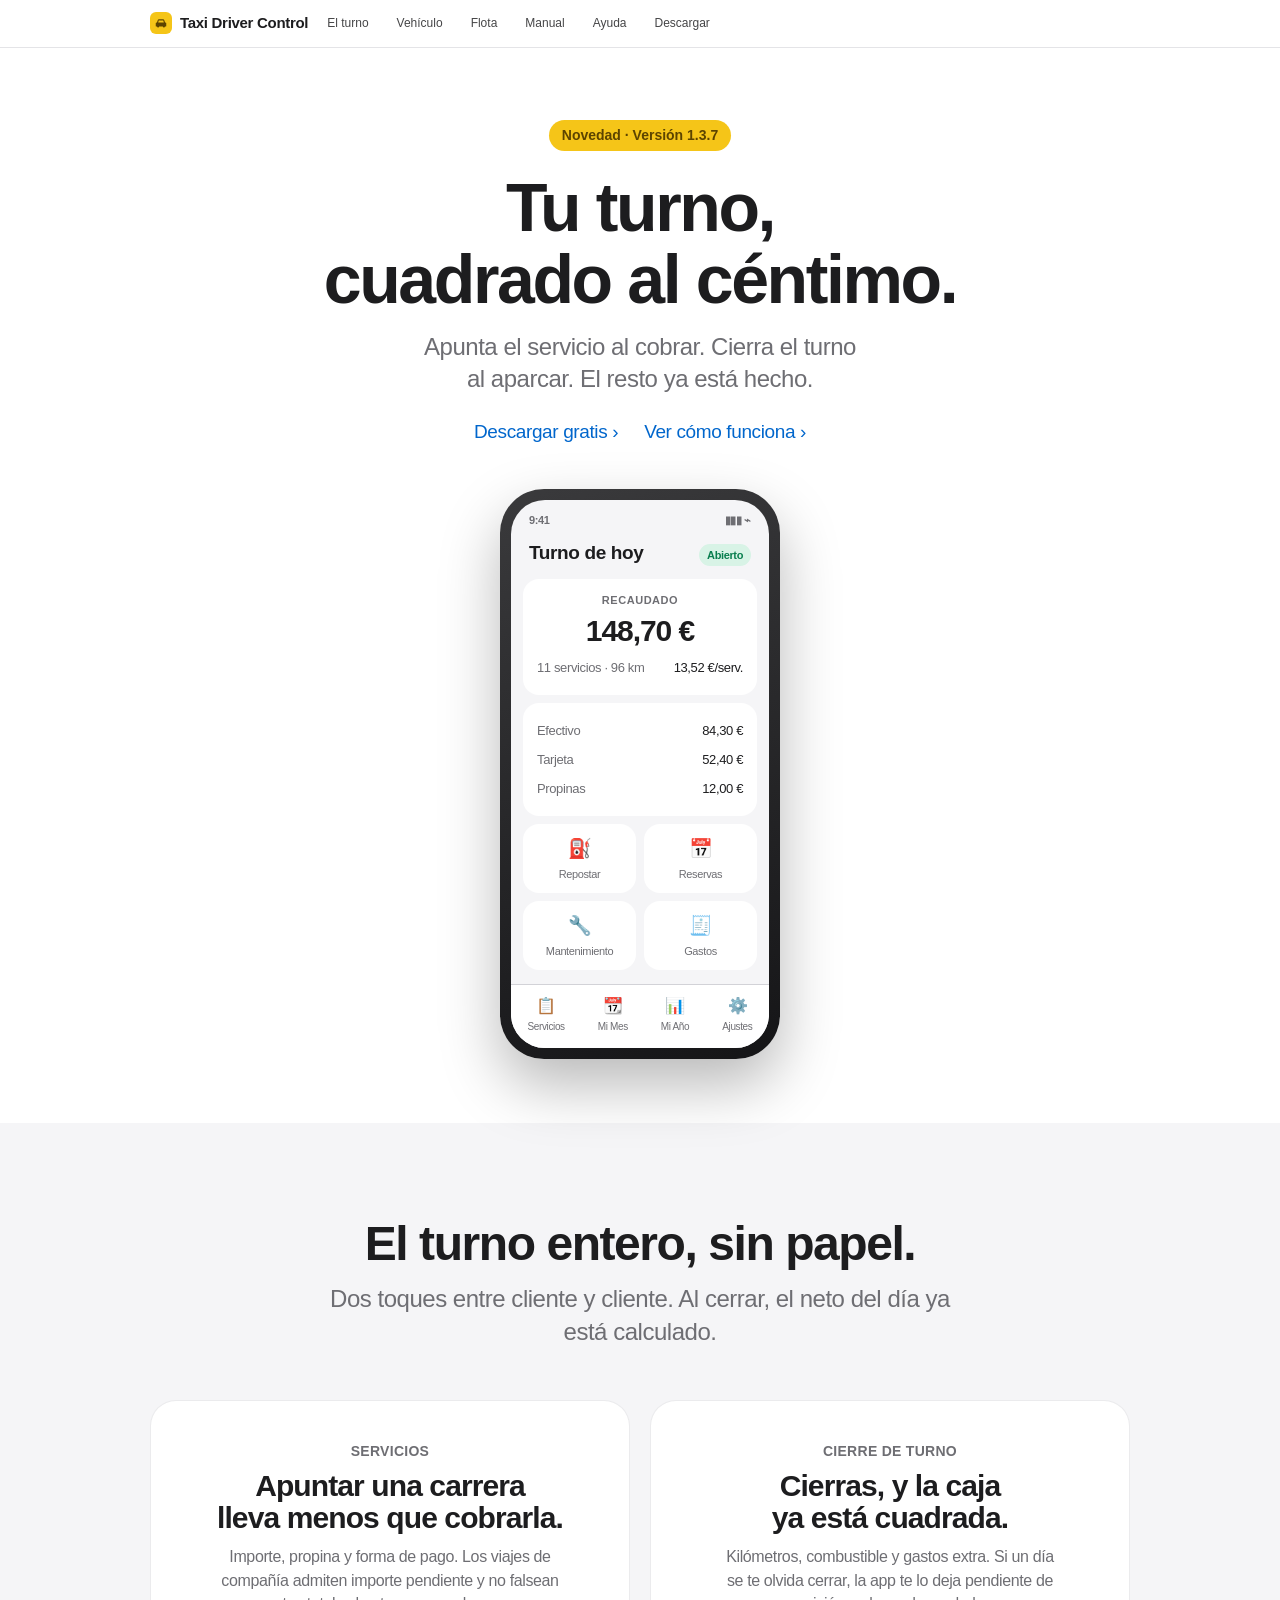
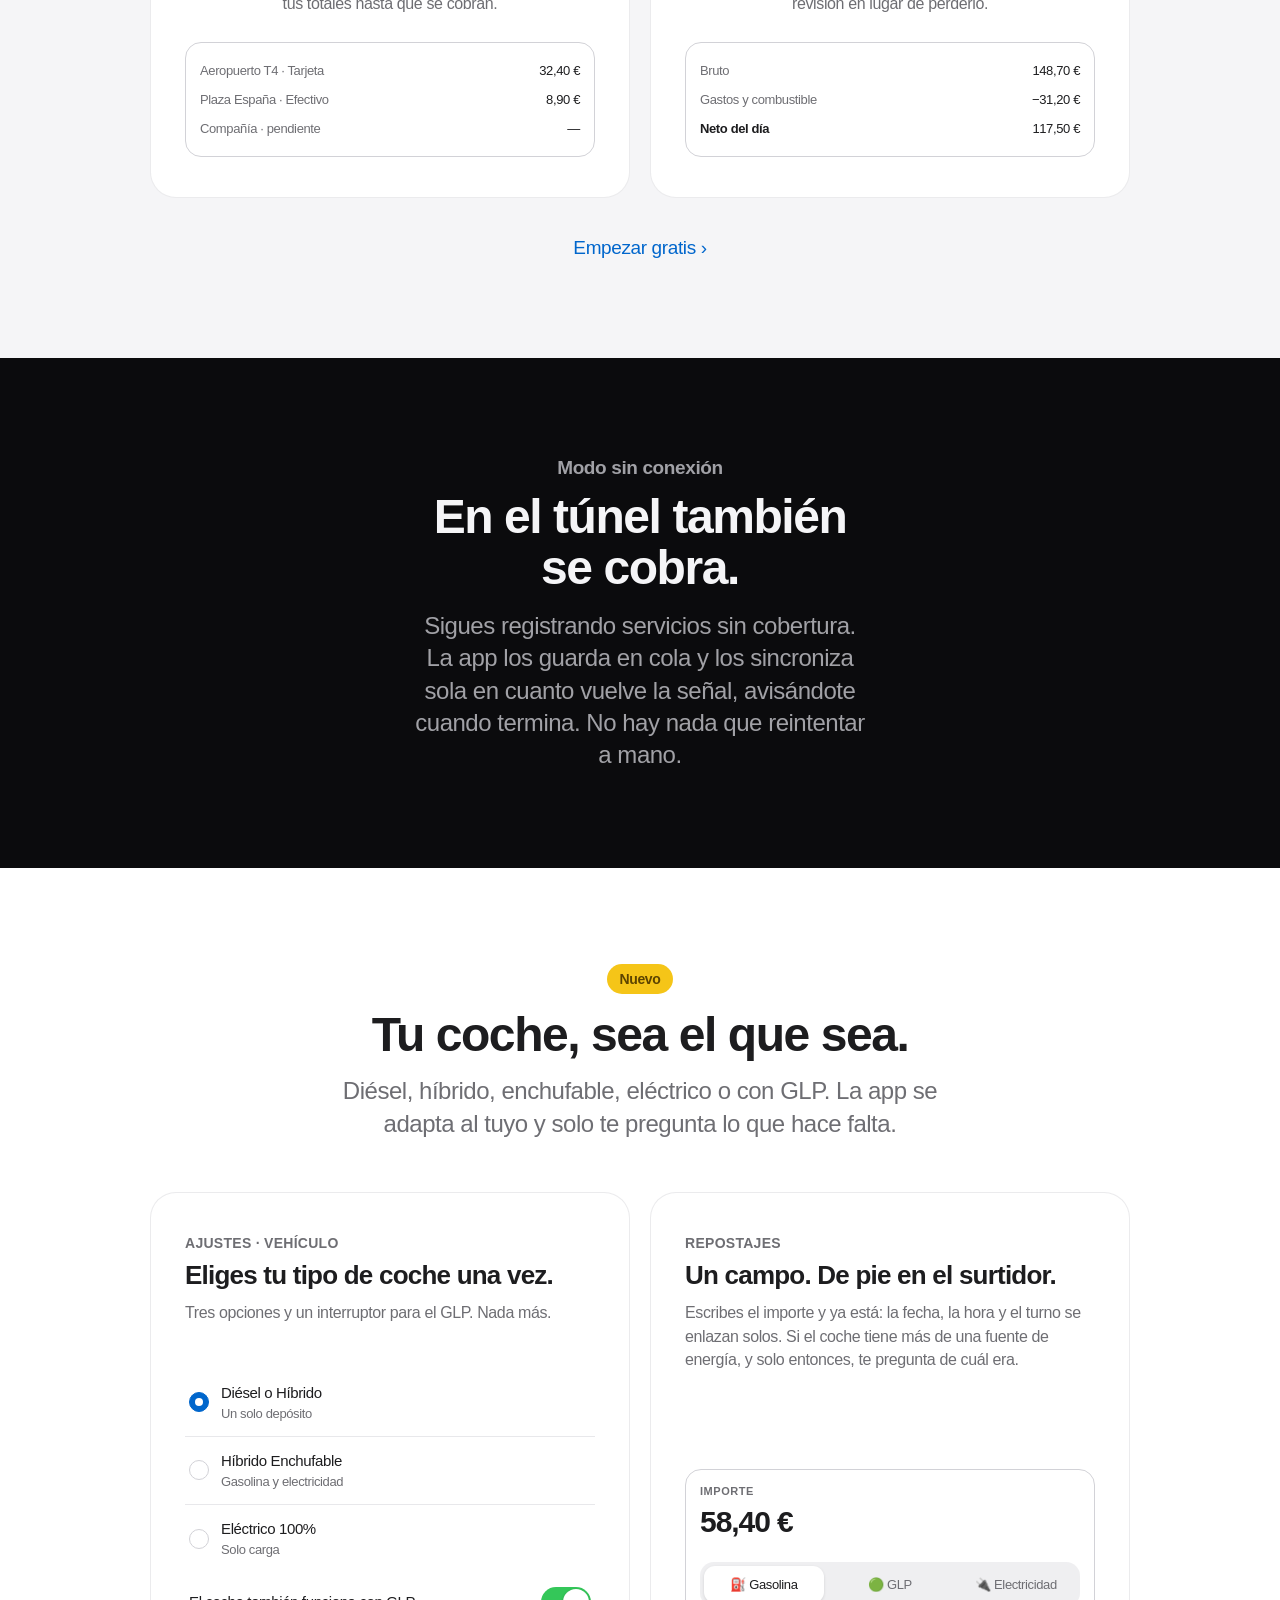
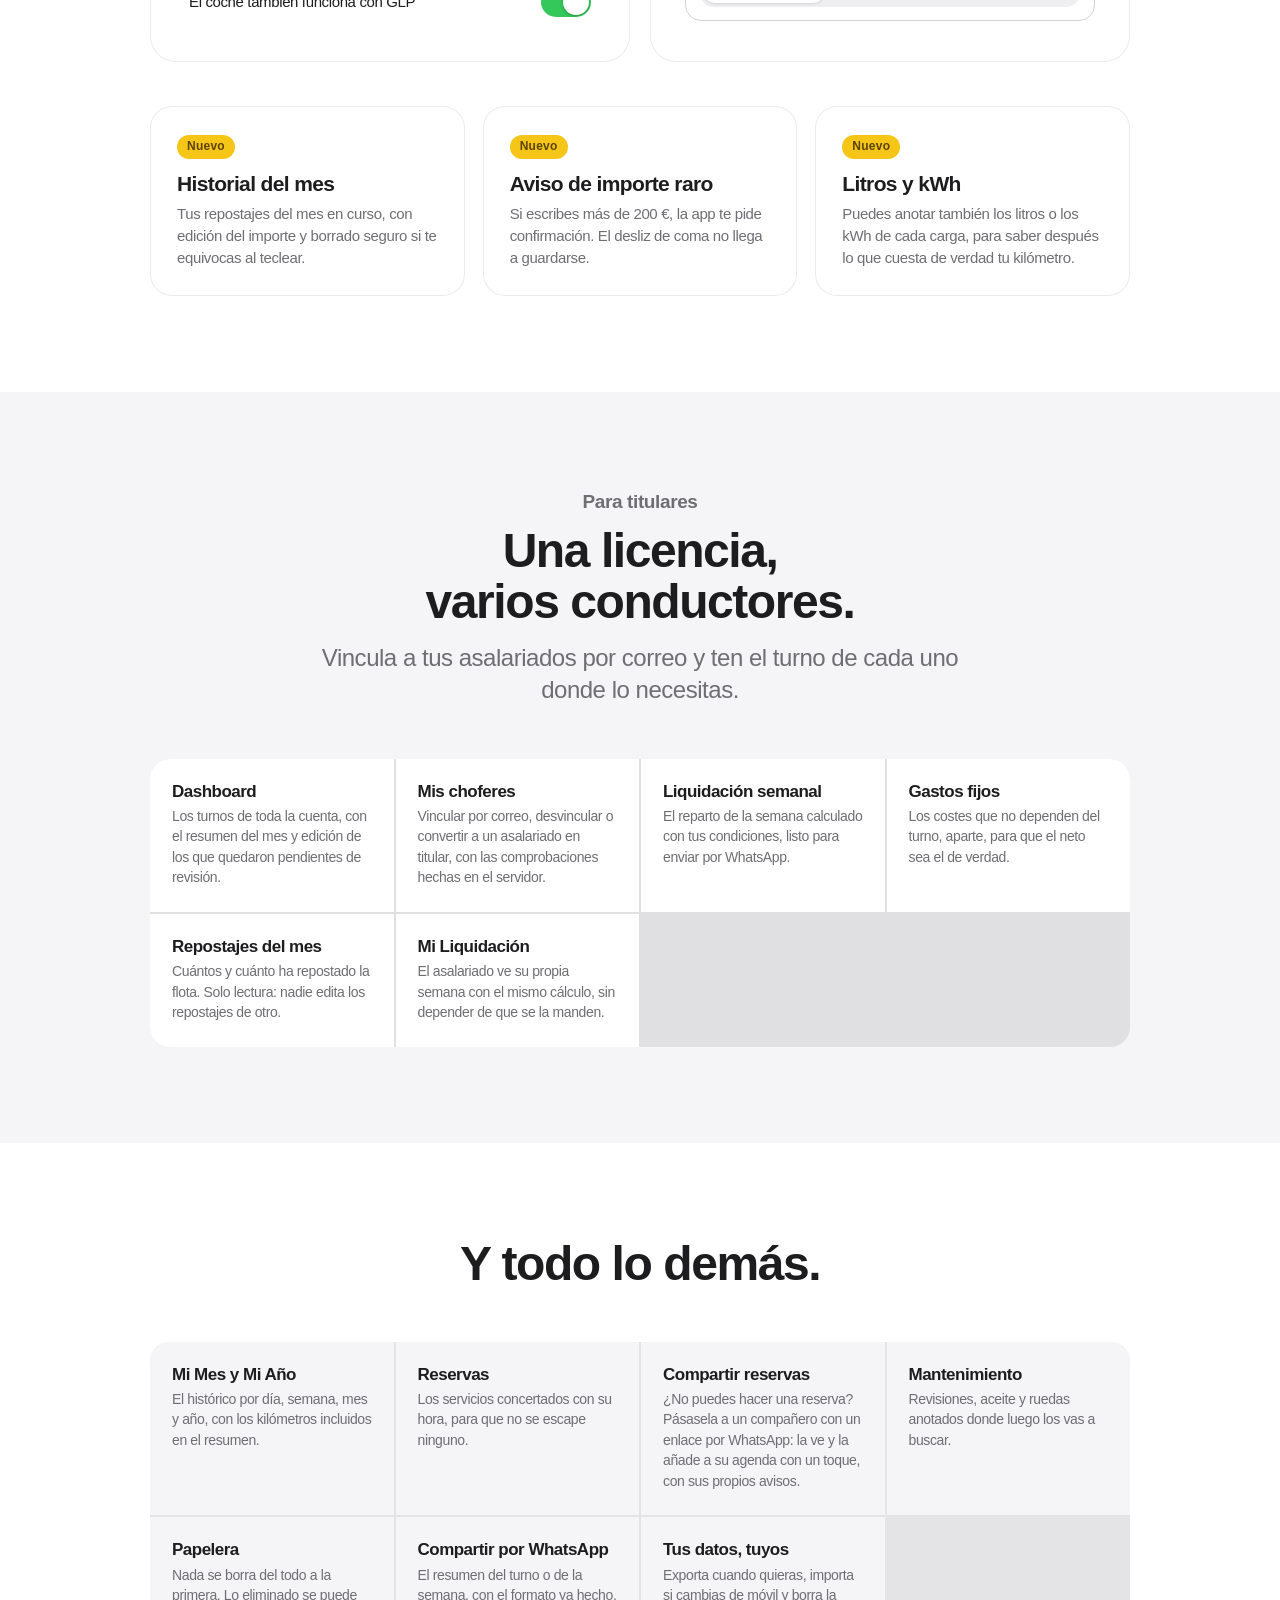
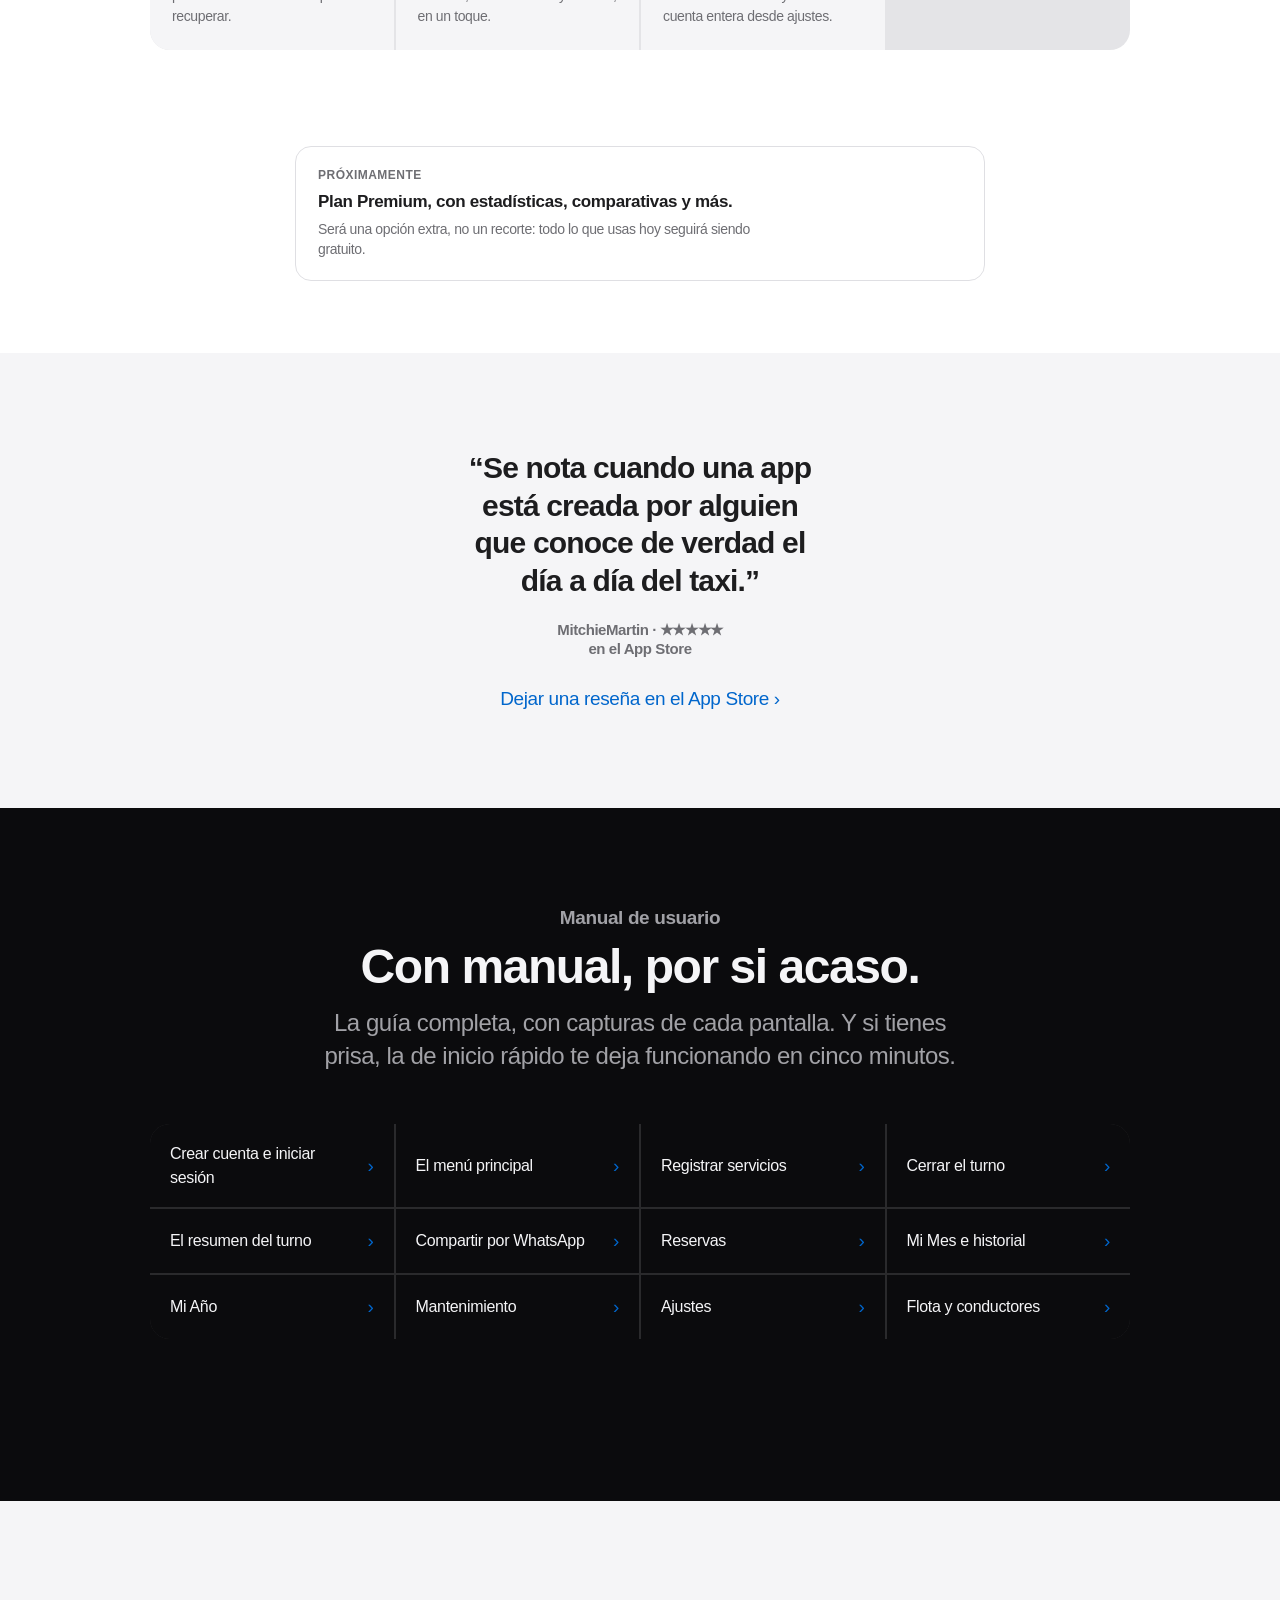
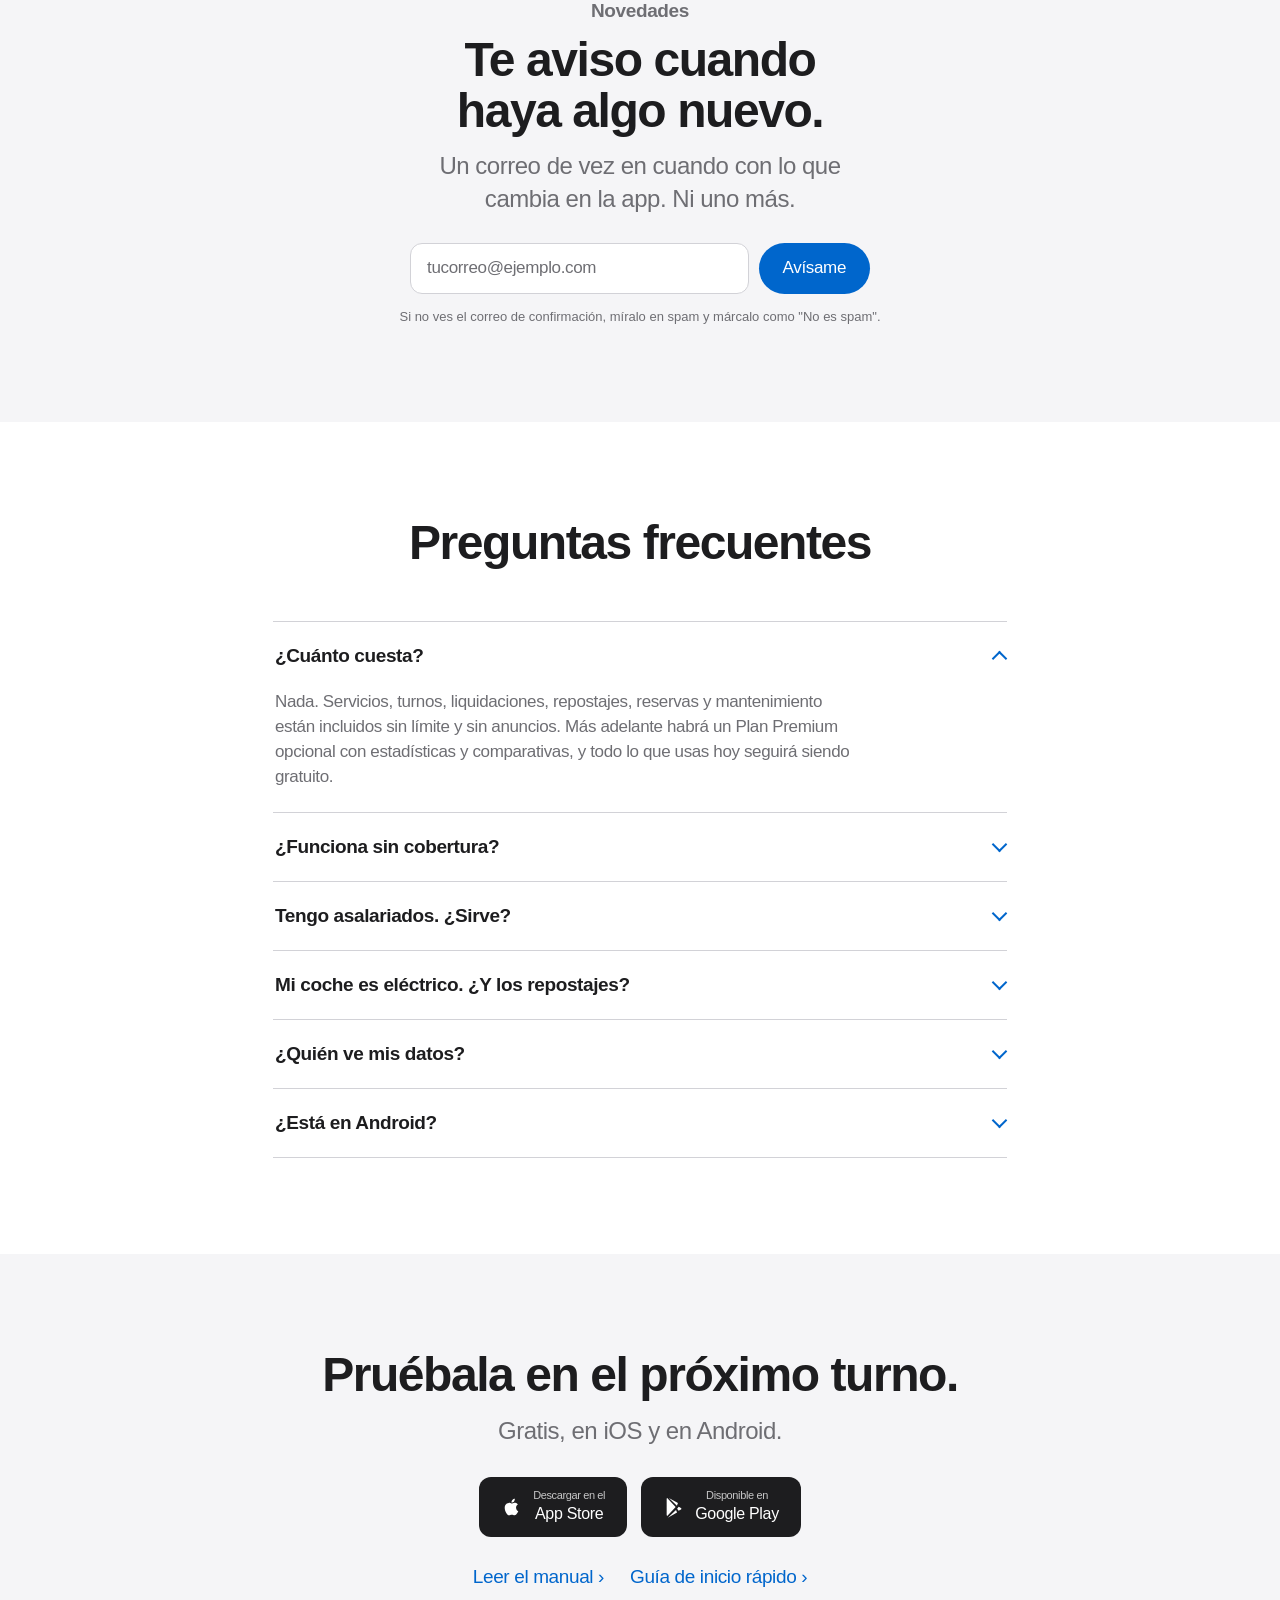
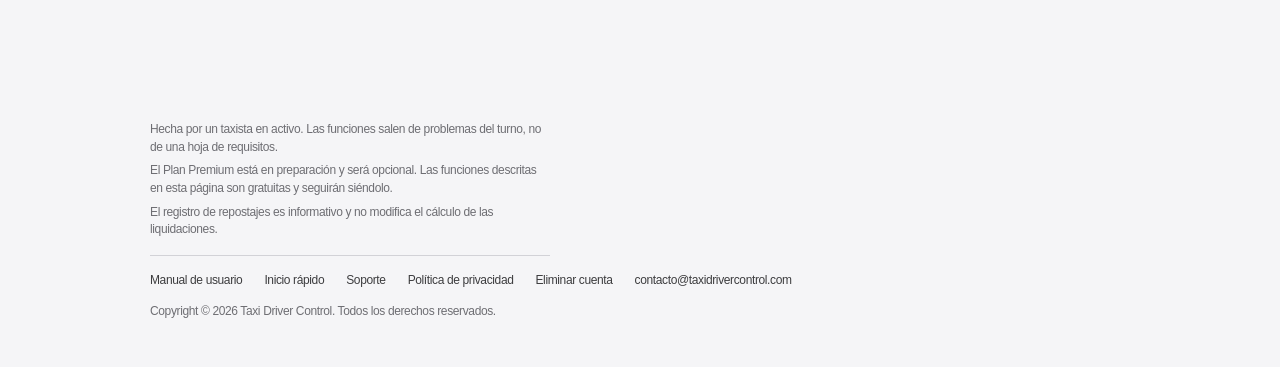
<file: index.html>
<!DOCTYPE html>
<html lang="es">
<head>
<meta charset="UTF-8">
<meta name="viewport" content="width=device-width, initial-scale=1, viewport-fit=cover">
<title>Taxi Driver Control — Gestiona tu taxi como un profesional</title>
<meta name="description" content="App gratuita para taxistas: registro de servicios, cierre de turno, repostajes, reservas, mantenimiento y liquidación semanal. iOS y Android.">
<link rel="canonical" href="https://taxidrivercontrol.com/">
<meta name="theme-color" content="#ffffff" media="(prefers-color-scheme: light)">
<meta name="theme-color" content="#000000" media="(prefers-color-scheme: dark)">
<link rel="icon" type="image/png" href="/favicon.png">
<link rel="apple-touch-icon" href="/apple-touch-icon.png">
<meta property="og:title" content="Taxi Driver Control — Gestiona tu taxi como un profesional">
<meta property="og:description" content="App gratuita para taxistas: registro de servicios, cierre de turno, repostajes, reservas, mantenimiento y liquidación semanal. iOS y Android.">
<meta property="og:url" content="https://taxidrivercontrol.com/">
<meta property="og:type" content="website">
<meta property="og:image" content="https://taxidrivercontrol.com/og-image.jpg">
<meta property="og:image:width" content="1200">
<meta property="og:image:height" content="630">
<meta property="og:site_name" content="Taxi Driver Control">
<meta name="twitter:card" content="summary_large_image">
<link rel="stylesheet" href="/estilo.css">
<script async src="https://www.googletagmanager.com/gtag/js?id=G-44CJNMQ6ED"></script>
<script>window.dataLayer=window.dataLayer||[];function gtag(){dataLayer.push(arguments);}gtag('js',new Date());gtag('config','G-44CJNMQ6ED');</script>
</head>
<body>
<a class="skip" href="#main">Saltar al contenido</a>

<div class="nav">
  <div class="nav-in">
    <a class="apple-brand" href="#main">
      <span class="glyph" aria-hidden="true"><svg viewBox="0 0 24 24" fill="#5c4400"><path d="M5 11l1.5-4A2 2 0 0 1 8.4 5.7h7.2A2 2 0 0 1 17.5 7L19 11h.5a1.5 1.5 0 0 1 1.5 1.5V17a1 1 0 0 1-1 1h-1.2a1.8 1.8 0 0 1-3.6 0H8.8a1.8 1.8 0 0 1-3.6 0H4a1 1 0 0 1-1-1v-4.5A1.5 1.5 0 0 1 4.5 11H5zm2.1 0h9.8l-1.1-3.1a.6.6 0 0 0-.6-.4H8.8a.6.6 0 0 0-.6.4L7.1 11z"/></svg></span>
      Taxi Driver Control
    </a>
    <nav aria-label="Principal">
      <ul>
        <li><a href="#turno">El turno</a></li>
        <li><a href="#vehiculo">Vehículo</a></li>
        <li><a href="#flota">Flota</a></li>
        <li><a href="#manual">Manual</a></li>
        <li><a href="#preguntas">Ayuda</a></li>
        <li><a href="#descargar">Descargar</a></li>
      </ul>
    </nav>
    <button class="navbtn" id="navbtn" aria-label="Abrir menú" aria-expanded="false" aria-controls="drawer">
      <span></span><span></span><span></span>
    </button>
  </div>
</div>
<div class="drawer" id="drawer">
  <a href="#turno">El turno</a>
  <a href="#vehiculo">Vehículo</a>
  <a href="#flota">Flota</a>
  <a href="#manual">Manual</a>
  <a href="#preguntas">Ayuda</a>
  <a href="#descargar">Descargar</a>
</div>

<main id="main">

  <!-- HERO -->
  <div class="hero">
    <div class="narrow">
      <span class="badgeline">Novedad · Versión 1.3.7</span>
      <h1 class="display">Tu turno,<br>cuadrado al céntimo.</h1>
      <p class="intro">Apunta el servicio al cobrar. Cierra el turno al aparcar. El resto ya está hecho.</p>
      <p class="links">
        <a href="#descargar">Descargar gratis</a>
        <a href="#turno">Ver cómo funciona</a>
      </p>
    </div>
    <div class="stage rv">
      <div class="phone" role="img" aria-label="Pantalla de la app con el turno abierto: 148,70 euros recaudados en 11 servicios, y accesos a Repostar, Reservas, Mantenimiento y Gastos.">
        <div class="screen">
          <div class="st"><span>9:41</span><span>▮▮▮ ⌁</span></div>
          <div class="sh"><b>Turno de hoy</b><span class="live">Abierto</span></div>
          <div class="sbody">
            <div class="tile">
              <div class="lbl">Recaudado</div>
              <div class="big">148,70 €</div>
              <div class="line"><span>11 servicios · 96 km</span><b>13,52 €/serv.</b></div>
            </div>
            <div class="tile">
              <div class="line"><span>Efectivo</span><b>84,30 €</b></div>
              <div class="line"><span>Tarjeta</span><b>52,40 €</b></div>
              <div class="line"><span>Propinas</span><b>12,00 €</b></div>
            </div>
            <div class="grid2">
              <div class="mini"><div class="ic">⛽</div><div class="tx">Repostar</div></div>
              <div class="mini"><div class="ic">📅</div><div class="tx">Reservas</div></div>
              <div class="mini"><div class="ic">🔧</div><div class="tx">Mantenimiento</div></div>
              <div class="mini"><div class="ic">🧾</div><div class="tx">Gastos</div></div>
            </div>
          </div>
          <div class="dockbar">
            <span><em>📋</em>Servicios</span>
            <span><em>📆</em>Mi Mes</span>
            <span><em>📊</em>Mi Año</span>
            <span><em>⚙️</em>Ajustes</span>
          </div>
        </div>
      </div>
    </div>
  </div>

  <!-- EL TURNO -->
  <section id="turno" class="alt">
    <div class="w">
      <div class="shead rv">
        <h2 class="headline">El turno entero, sin papel.</h2>
        <p class="intro">Dos toques entre cliente y cliente. Al cerrar, el neto del día ya está calculado.</p>
      </div>
      <div class="duo">
        <div class="cardbig rv">
          <span class="kick">Servicios</span>
          <h3>Apuntar una carrera<br>lleva menos que cobrarla.</h3>
          <p>Importe, propina y forma de pago. Los viajes de compañía admiten importe pendiente y no falsean tus totales hasta que se cobran.</p>
          <div class="visual">
            <div class="tile" style="text-align:left;border:1px solid var(--line)">
              <div class="line"><span>Aeropuerto T4 · Tarjeta</span><b>32,40 €</b></div>
              <div class="line"><span>Plaza España · Efectivo</span><b>8,90 €</b></div>
              <div class="line"><span>Compañía · pendiente</span><b>—</b></div>
            </div>
          </div>
        </div>
        <div class="cardbig rv">
          <span class="kick">Cierre de turno</span>
          <h3>Cierras, y la caja<br>ya está cuadrada.</h3>
          <p>Kilómetros, combustible y gastos extra. Si un día se te olvida cerrar, la app te lo deja pendiente de revisión en lugar de perderlo.</p>
          <div class="visual">
            <div class="tile" style="text-align:left;border:1px solid var(--line)">
              <div class="line"><span>Bruto</span><b>148,70 €</b></div>
              <div class="line"><span>Gastos y combustible</span><b>−31,20 €</b></div>
              <div class="line"><span style="color:var(--ink);font-weight:600">Neto del día</span><b>117,50 €</b></div>
            </div>
          </div>
        </div>
      </div>
      <p class="links left rv" style="justify-content:center;margin-top:36px">
        <a href="#descargar">Empezar gratis</a>
      </p>
    </div>
  </section>

  <!-- SIN CONEXIÓN -->
  <section class="dark center">
    <div class="narrow rv">
      <p class="eyebrow" style="color:var(--dark-muted)">Modo sin conexión</p>
      <h2 class="headline" style="margin-top:10px">En el túnel también<br>se cobra.</h2>
      <p class="intro" style="margin-top:16px">Sigues registrando servicios sin cobertura. La app los guarda en cola y los sincroniza sola en cuanto vuelve la señal, avisándote cuando termina. No hay nada que reintentar a mano.</p>
    </div>
  </section>

  <!-- VEHÍCULO -->
  <section id="vehiculo">
    <div class="w">
      <div class="shead rv">
        <span class="badgeline" style="background:var(--brand);color:var(--brand-ink);font-size:14px;font-weight:600;padding:5px 13px;border-radius:980px;display:inline-block;margin-bottom:16px">Nuevo</span>
        <h2 class="headline">Tu coche, sea el que sea.</h2>
        <p class="intro">Diésel, híbrido, enchufable, eléctrico o con GLP. La app se adapta al tuyo y solo te pregunta lo que hace falta.</p>
      </div>
      <div class="duo">
        <div class="cardbig rv" style="text-align:left;align-items:stretch">
          <span class="kick">Ajustes · Vehículo</span>
          <h3 style="font-size:26px">Eliges tu tipo de coche una vez.</h3>
          <p style="max-width:none">Tres opciones y un interruptor para el GLP. Nada más.</p>
          <div class="visual">
            <div class="radios">
              <div class="radio"><span class="dot on" aria-hidden="true"></span><span>Diésel o Híbrido<small>Un solo depósito</small></span></div>
              <div class="radio"><span class="dot" aria-hidden="true"></span><span>Híbrido Enchufable<small>Gasolina y electricidad</small></span></div>
              <div class="radio"><span class="dot" aria-hidden="true"></span><span>Eléctrico 100%<small>Solo carga</small></span></div>
            </div>
            <div class="switchrow"><span>El coche también funciona con GLP</span><span class="sw" aria-hidden="true"></span></div>
          </div>
        </div>
        <div class="cardbig rv" style="text-align:left;align-items:stretch">
          <span class="kick">Repostajes</span>
          <h3 style="font-size:26px">Un campo. De pie en el surtidor.</h3>
          <p style="max-width:none">Escribes el importe y ya está: la fecha, la hora y el turno se enlazan solos. Si el coche tiene más de una fuente de energía, y solo entonces, te pregunta de cuál era.</p>
          <div class="visual">
            <div class="tile" style="border:1px solid var(--line)">
              <div class="lbl">Importe</div>
              <div class="big">58,40 €</div>
              <div class="segment"><span class="sel">⛽ Gasolina</span><span>🟢 GLP</span><span>🔌 Electricidad</span></div>
            </div>
          </div>
        </div>
      </div>
      <div class="newrow">
        <div class="newcard rv">
          <span class="tag">Nuevo</span>
          <h3>Historial del mes</h3>
          <p>Tus repostajes del mes en curso, con edición del importe y borrado seguro si te equivocas al teclear.</p>
        </div>
        <div class="newcard rv">
          <span class="tag">Nuevo</span>
          <h3>Aviso de importe raro</h3>
          <p>Si escribes más de 200 €, la app te pide confirmación. El desliz de coma no llega a guardarse.</p>
        </div>
        <div class="newcard rv">
          <span class="tag">Nuevo</span>
          <h3>Litros y kWh</h3>
          <p>Puedes anotar también los litros o los kWh de cada carga, para saber después lo que cuesta de verdad tu kilómetro.</p>
        </div>
      </div>
    </div>
  </section>

  <!-- FLOTA -->
  <section id="flota" class="alt">
    <div class="w">
      <div class="shead rv">
        <p class="eyebrow">Para titulares</p>
        <h2 class="headline" style="margin-top:10px">Una licencia, varios conductores.</h2>
        <p class="intro">Vincula a tus asalariados por correo y ten el turno de cada uno donde lo necesitas.</p>
      </div>
      <div class="more">
        <div class="rv"><h3>Dashboard</h3><p>Los turnos de toda la cuenta, con el resumen del mes y edición de los que quedaron pendientes de revisión.</p></div>
        <div class="rv"><h3>Mis choferes</h3><p>Vincular por correo, desvincular o convertir a un asalariado en titular, con las comprobaciones hechas en el servidor.</p></div>
        <div class="rv"><h3>Liquidación semanal</h3><p>El reparto de la semana calculado con tus condiciones, listo para enviar por WhatsApp.</p></div>
        <div class="rv"><h3>Gastos fijos</h3><p>Los costes que no dependen del turno, aparte, para que el neto sea el de verdad.</p></div>
        <div class="rv"><h3>Repostajes del mes</h3><p>Cuántos y cuánto ha repostado la flota. Solo lectura: nadie edita los repostajes de otro.</p></div>
        <div class="rv"><h3>Mi Liquidación</h3><p>El asalariado ve su propia semana con el mismo cálculo, sin depender de que se la manden.</p></div>
      </div>
    </div>
  </section>

  <!-- MÁS -->
  <section>
    <div class="w">
      <div class="shead rv">
        <h2 class="headline">Y todo lo demás.</h2>
      </div>
      <div class="more">
        <div class="rv"><h3>Mi Mes y Mi Año</h3><p>El histórico por día, semana, mes y año, con los kilómetros incluidos en el resumen.</p></div>
        <div class="rv"><h3>Reservas</h3><p>Los servicios concertados con su hora, para que no se escape ninguno.</p></div>
        <div class="rv"><h3>Compartir reservas</h3><p>¿No puedes hacer una reserva? Pásasela a un compañero con un enlace por WhatsApp: la ve y la añade a su agenda con un toque, con sus propios avisos.</p></div>
        <div class="rv"><h3>Mantenimiento</h3><p>Revisiones, aceite y ruedas anotados donde luego los vas a buscar.</p></div>
        <div class="rv"><h3>Papelera</h3><p>Nada se borra del todo a la primera. Lo eliminado se puede recuperar.</p></div>
        <div class="rv"><h3>Compartir por WhatsApp</h3><p>El resumen del turno o de la semana, con el formato ya hecho, en un toque.</p></div>
        <div class="rv"><h3>Tus datos, tuyos</h3><p>Exporta cuando quieras, importa si cambias de móvil y borra la cuenta entera desde ajustes.</p></div>
      </div>
    </div>
  </section>

  <!-- PREMIUM (discreto) -->
  <div class="soonwrap">
    <div class="narrow">
      <div class="soon rv">
        <p class="soon-k">Próximamente</p>
        <p class="soon-t">Plan Premium, con estadísticas, comparativas y más.</p>
        <p class="soon-b">Será una opción extra, no un recorte: todo lo que usas hoy seguirá siendo gratuito.</p>
      </div>
    </div>
  </div>

  <!-- RESEÑA -->
  <section class="alt">
    <div class="narrow rv">
      <blockquote>
        <p>“Se nota cuando una app está creada por alguien que conoce de verdad el día a día del taxi.”</p>
        <p class="qmeta">MitchieMartin · ★★★★★ en el App Store</p>
      </blockquote>
      <p class="links" style="margin-top:26px"><a href="https://apps.apple.com/es/app/taxi-driver-control/id6779477395?action=write-review" target="_blank" rel="noopener noreferrer">Dejar una reseña en el App Store</a></p>
    </div>
  </section>

  <!-- MANUAL -->
  <section id="manual" class="dark">
    <div class="w">
      <div class="shead rv">
        <p class="eyebrow" style="color:var(--dark-muted)">Manual de usuario</p>
        <h2 class="headline" style="margin-top:10px">Con manual, por si acaso.</h2>
        <p class="intro">La guía completa, con capturas de cada pantalla. Y si tienes prisa, la de inicio rápido te deja funcionando en cinco minutos.</p>
      </div>
      <div class="chapters rv">
        <a href="/manual.html#acceso">Crear cuenta e iniciar sesión</a>
        <a href="/manual.html#menu">El menú principal</a>
        <a href="/manual.html#servicios">Registrar servicios</a>
        <a href="/manual.html#cerrar">Cerrar el turno</a>
        <a href="/manual.html#totales">El resumen del turno</a>
        <a href="/manual.html#compartir">Compartir por WhatsApp</a>
        <a href="/manual.html#reservas">Reservas</a>
        <a href="/manual.html#historial">Mi Mes e historial</a>
        <a href="/manual.html#anual">Mi Año</a>
        <a href="/manual.html#mantenimiento">Mantenimiento</a>
        <a href="/manual.html#ajustes">Ajustes</a>
        <a href="/manual.html#titular">Flota y conductores</a>
      </div>
      <p class="links rv" style="margin-top:38px">
        <a href="/manual.html">Ver el manual completo</a>
        <a href="/inicio-rapido.html">Guía de inicio rápido</a>
      </p>
    </div>
  </section>

  <!-- NOVEDADES -->
  <section id="novedades" class="alt center">
    <div class="narrow rv">
      <p class="eyebrow">Novedades</p>
      <h2 class="headline" style="margin-top:10px">Te aviso cuando haya algo nuevo.</h2>
      <p class="intro" style="margin-top:14px">Un correo de vez en cuando con lo que cambia en la app. Ni uno más.</p>
      <form class="suscribir" method="POST" action="https://4d8252d6.sibforms.com/serve/[base64]">
        <label class="sr-only" for="EMAIL">Tu correo electrónico</label>
        <input class="campo-email" type="email" id="EMAIL" name="EMAIL" placeholder="tucorreo@ejemplo.com" required autocomplete="email">
        <button class="pillbtn" type="submit">Avísame</button>
        <input class="hp" type="text" name="email_address_check" value="" tabindex="-1" aria-hidden="true" autocomplete="off">
        <input type="hidden" name="locale" value="es">
        <input type="hidden" name="html_type" value="simple">
      </form>
      <p class="caption">Si no ves el correo de confirmación, míralo en spam y márcalo como "No es spam".</p>
    </div>
  </section>

  <!-- FAQ -->
  <section id="preguntas">
    <div class="w">
      <div class="shead rv"><h2 class="headline">Preguntas frecuentes</h2></div>
      <div class="faq">
        <details open><summary>¿Cuánto cuesta?<span></span></summary><div class="ans">Nada. Servicios, turnos, liquidaciones, repostajes, reservas y mantenimiento están incluidos sin límite y sin anuncios. Más adelante habrá un Plan Premium opcional con estadísticas y comparativas, y todo lo que usas hoy seguirá siendo gratuito.</div></details>
        <details><summary>¿Funciona sin cobertura?</summary><div class="ans">Sí. Los servicios se guardan en el móvil y se sincronizan solos al recuperar señal, con un aviso cuando termina.</div></details>
        <details><summary>Tengo asalariados. ¿Sirve?</summary><div class="ans">Sí. Los vinculas por correo desde tu cuenta de titular y cada uno lleva su turno. Tú ves el conjunto en el Dashboard y la liquidación semanal sale calculada.</div></details>
        <details><summary>Mi coche es eléctrico. ¿Y los repostajes?</summary><div class="ans">Eliges el tipo de coche en Ajustes y la app se adapta: si solo hay una fuente de energía no te pregunta nada, y si tienes GLP o enchufe puedes decir de qué era cada carga y anotar litros o kWh.</div></details>
        <details><summary>¿Quién ve mis datos?</summary><div class="ans">Nadie más que tú. No se venden ni se comparten. Un titular puede ver los turnos de sus asalariados, pero no editar sus repostajes ni sus servicios.</div></details>
        <details><summary>¿Está en Android?</summary><div class="ans">Sí, en App Store y en Google Play.</div></details>
      </div>
    </div>
  </section>

  <!-- DESCARGA -->
  <section id="descargar" class="alt center">
    <div class="narrow rv">
      <h2 class="headline">Pruébala en el próximo turno.</h2>
      <p class="intro" style="margin-top:14px">Gratis, en iOS y en Android.</p>
      <div class="stores">
        <a class="store" href="https://apps.apple.com/es/app/taxi-driver-control/id6779477395" target="_blank" rel="noopener noreferrer">
          <svg viewBox="0 0 24 24" aria-hidden="true"><path d="M16.4 12.7c0-2.3 1.9-3.4 2-3.5-1.1-1.6-2.8-1.8-3.4-1.8-1.4-.1-2.8.9-3.5.9s-1.8-.9-3-.8c-1.5 0-2.9.9-3.7 2.3-1.6 2.7-.4 6.8 1.1 9 .8 1.1 1.7 2.3 2.9 2.3 1.2 0 1.6-.7 3-.7s1.8.7 3 .7 2-1.1 2.8-2.2c.9-1.2 1.2-2.4 1.2-2.5 0 0-2.4-.9-2.4-3.7zM14.2 5.9c.6-.8 1-1.9.9-3-.9 0-2.1.6-2.7 1.4-.6.7-1.1 1.8-1 2.8 1 .1 2.1-.5 2.8-1.2z"/></svg>
          <span><small>Descargar en el</small><b>App Store</b></span>
        </a>
        <a class="store" href="https://play.google.com/store/apps/details?id=com.anonymous.taxi129pedro" target="_blank" rel="noopener noreferrer">
          <svg viewBox="0 0 24 24" aria-hidden="true"><path d="M4 3.2v17.6c0 .5.3.8.6.9l9.2-9.7L4.6 2.3c-.3.1-.6.4-.6.9zm11.2 7.3L6.4 2.1l9.9 5.6-1.1 2.8zm1.9 1.1l2.5 1.4c.6.4.6 1.2 0 1.6l-2.6 1.5-1.6-2.3 1.7-2.2zm-2.9 3.8l1.1 2.6-10 5.6 8.9-8.2z"/></svg>
          <span><small>Disponible en</small><b>Google Play</b></span>
        </a>
      </div>
      <p class="links" style="margin-top:26px"><a href="/manual.html">Leer el manual</a><a href="/inicio-rapido.html">Guía de inicio rápido</a></p>
    </div>
  </section>
</main>

<footer>
  <div class="w">
    <div class="notes">
      <p>Hecha por un taxista en activo. Las funciones salen de problemas del turno, no de una hoja de requisitos.</p>
      <p>El Plan Premium está en preparación y será opcional. Las funciones descritas en esta página son gratuitas y seguirán siéndolo.</p>
      <p>El registro de repostajes es informativo y no modifica el cálculo de las liquidaciones.</p>
    </div>
    <div class="fnav">
      <a href="/manual.html">Manual de usuario</a>
      <a href="/inicio-rapido.html">Inicio rápido</a>
      <a href="/soporte.html">Soporte</a>
      <a href="/privacidad.html">Política de privacidad</a>
      <a href="/eliminar-cuenta.html">Eliminar cuenta</a>
      <a href="mailto:contacto@taxidrivercontrol.com">contacto@taxidrivercontrol.com</a>
    </div>
    <p>Copyright © 2026 Taxi Driver Control. Todos los derechos reservados.</p>
  </div>
</footer>

<script>
  (function(){
    var b=document.getElementById('navbtn'), d=document.getElementById('drawer');
    function close(){d.classList.remove('open');b.setAttribute('aria-expanded','false');b.setAttribute('aria-label','Abrir menú');}
    b.addEventListener('click',function(){
      var open=d.classList.toggle('open');
      b.setAttribute('aria-expanded',String(open));
      b.setAttribute('aria-label',open?'Cerrar menú':'Abrir menú');
    });
    d.addEventListener('click',function(e){if(e.target.closest('a'))close();});
    document.addEventListener('keydown',function(e){if(e.key==='Escape'&&d.classList.contains('open')){close();b.focus();}});

    var reduce=window.matchMedia('(prefers-reduced-motion: reduce)').matches;
    var items=[].slice.call(document.querySelectorAll('.rv'));
    if(reduce||!('IntersectionObserver' in window)){
      items.forEach(function(el){el.classList.add('in');});
      return;
    }
    var io=new IntersectionObserver(function(entries){
      entries.forEach(function(en){
        if(en.isIntersecting){en.target.classList.add('in');io.unobserve(en.target);}
      });
    },{rootMargin:'0px 0px -12% 0px',threshold:.08});
    items.forEach(function(el,i){el.style.transitionDelay=(Math.min(i%3,2)*70)+'ms';io.observe(el);});
  })();
</script>
</body>
</html>
</file>
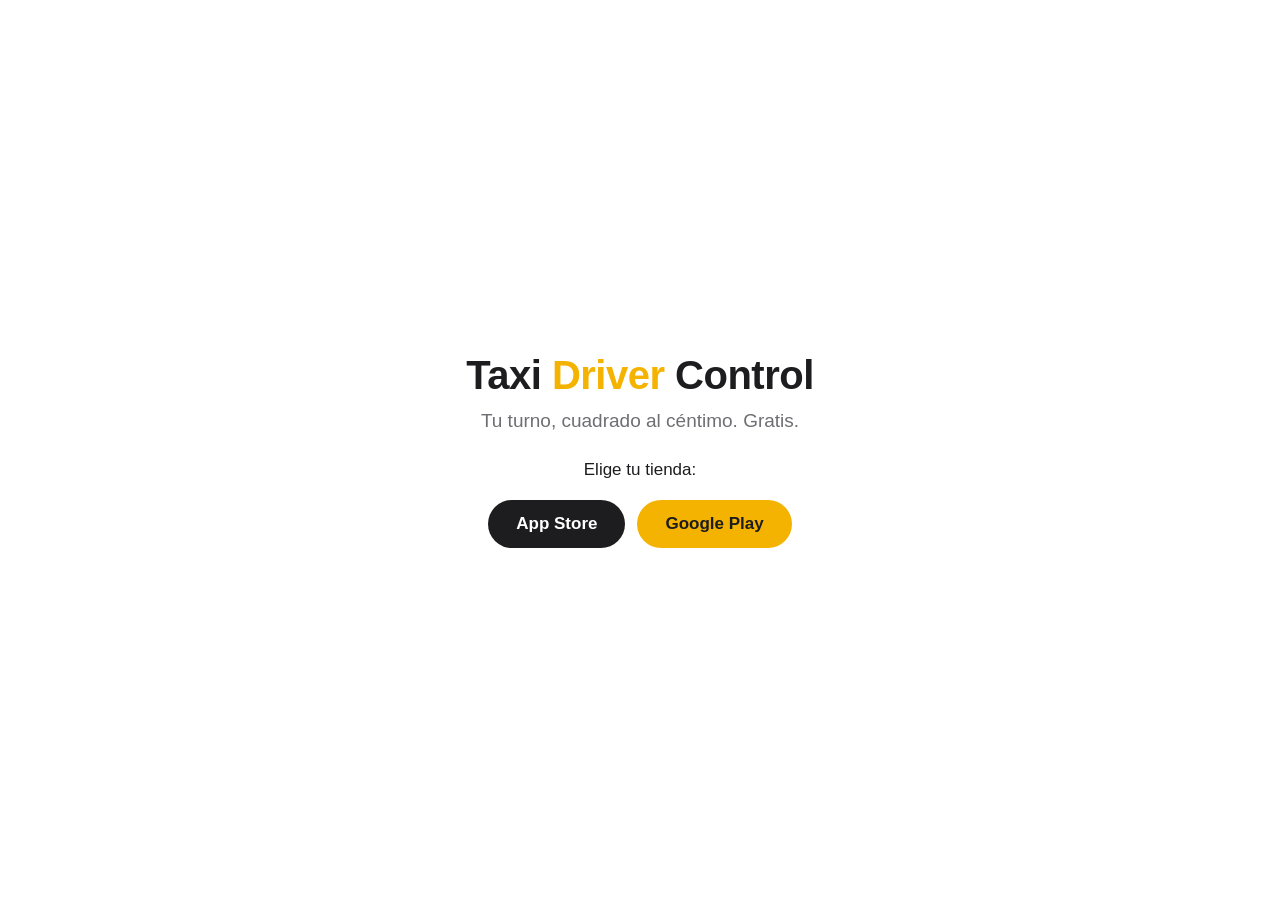
<file: descargar/index.html>
<!DOCTYPE html>
<html lang="es">
<head>
<meta charset="utf-8">
<meta name="viewport" content="width=device-width, initial-scale=1">
<meta name="referrer" content="no-referrer">
<title>Descargar Taxi Driver Control</title>
<meta name="description" content="Descarga gratis Taxi Driver Control para iPhone o Android.">
<style>
  * { box-sizing: border-box; margin: 0; padding: 0; }
  body {
    font-family: -apple-system, BlinkMacSystemFont, "SF Pro Text", "Segoe UI", sans-serif;
    background: #fff; color: #1d1d1f;
    min-height: 100vh; display: flex; align-items: center; justify-content: center;
    text-align: center; padding: 24px;
  }
  main { max-width: 520px; }
  h1 { font-size: 40px; font-weight: 700; letter-spacing: -0.5px; margin-bottom: 12px; }
  h1 .taxi { color: #f5b301; }
  p.lema { font-size: 19px; color: #6e6e73; margin-bottom: 28px; }
  p#msg { font-size: 17px; margin-bottom: 20px; }
  .btns { display: flex; gap: 12px; justify-content: center; flex-wrap: wrap; }
  .btns a {
    display: inline-block; padding: 14px 28px; border-radius: 999px;
    background: #1d1d1f; color: #fff; text-decoration: none;
    font-size: 17px; font-weight: 600;
  }
  .btns a.alt { background: #f5b301; color: #1d1d1f; }
  .spinner {
    width: 28px; height: 28px; margin: 0 auto 16px;
    border: 3px solid #e8e8ed; border-top-color: #f5b301; border-radius: 50%;
    animation: spin 0.8s linear infinite;
  }
  @keyframes spin { to { transform: rotate(360deg); } }
</style>
</head>
<body>
<main>
  <h1>Taxi <span class="taxi">Driver</span> Control</h1>
  <p class="lema">Tu turno, cuadrado al céntimo. Gratis.</p>
  <div class="spinner" id="spin"></div>
  <p id="msg">Abriendo tu tienda…</p>
  <div class="btns">
    <a id="btn-ios" rel="noreferrer" href="https://apps.apple.com/es/app/taxi-driver-control/id6779477395">App Store</a>
    <a id="btn-android" class="alt" rel="noreferrer" href="https://play.google.com/store/apps/details?id=com.anonymous.taxi129pedro">Google Play</a>
  </div>
</main>
<script>
(function () {
  var ua = navigator.userAgent || "";
  var isAndroid = /Android/i.test(ua);
  var isIOS = /iPhone|iPad|iPod/i.test(ua) ||
              (/Macintosh/i.test(ua) && navigator.maxTouchPoints > 1);
  var url = isAndroid ? "https://play.google.com/store/apps/details?id=com.anonymous.taxi129pedro"
          : isIOS     ? "https://apps.apple.com/es/app/taxi-driver-control/id6779477395"
          : null;
  if (url) {
    setTimeout(function () { location.replace(url); }, 900);
  } else {
    document.getElementById("spin").style.display = "none";
    document.getElementById("msg").textContent = "Elige tu tienda:";
  }
})();
</script>
</body>
</html>
</file>
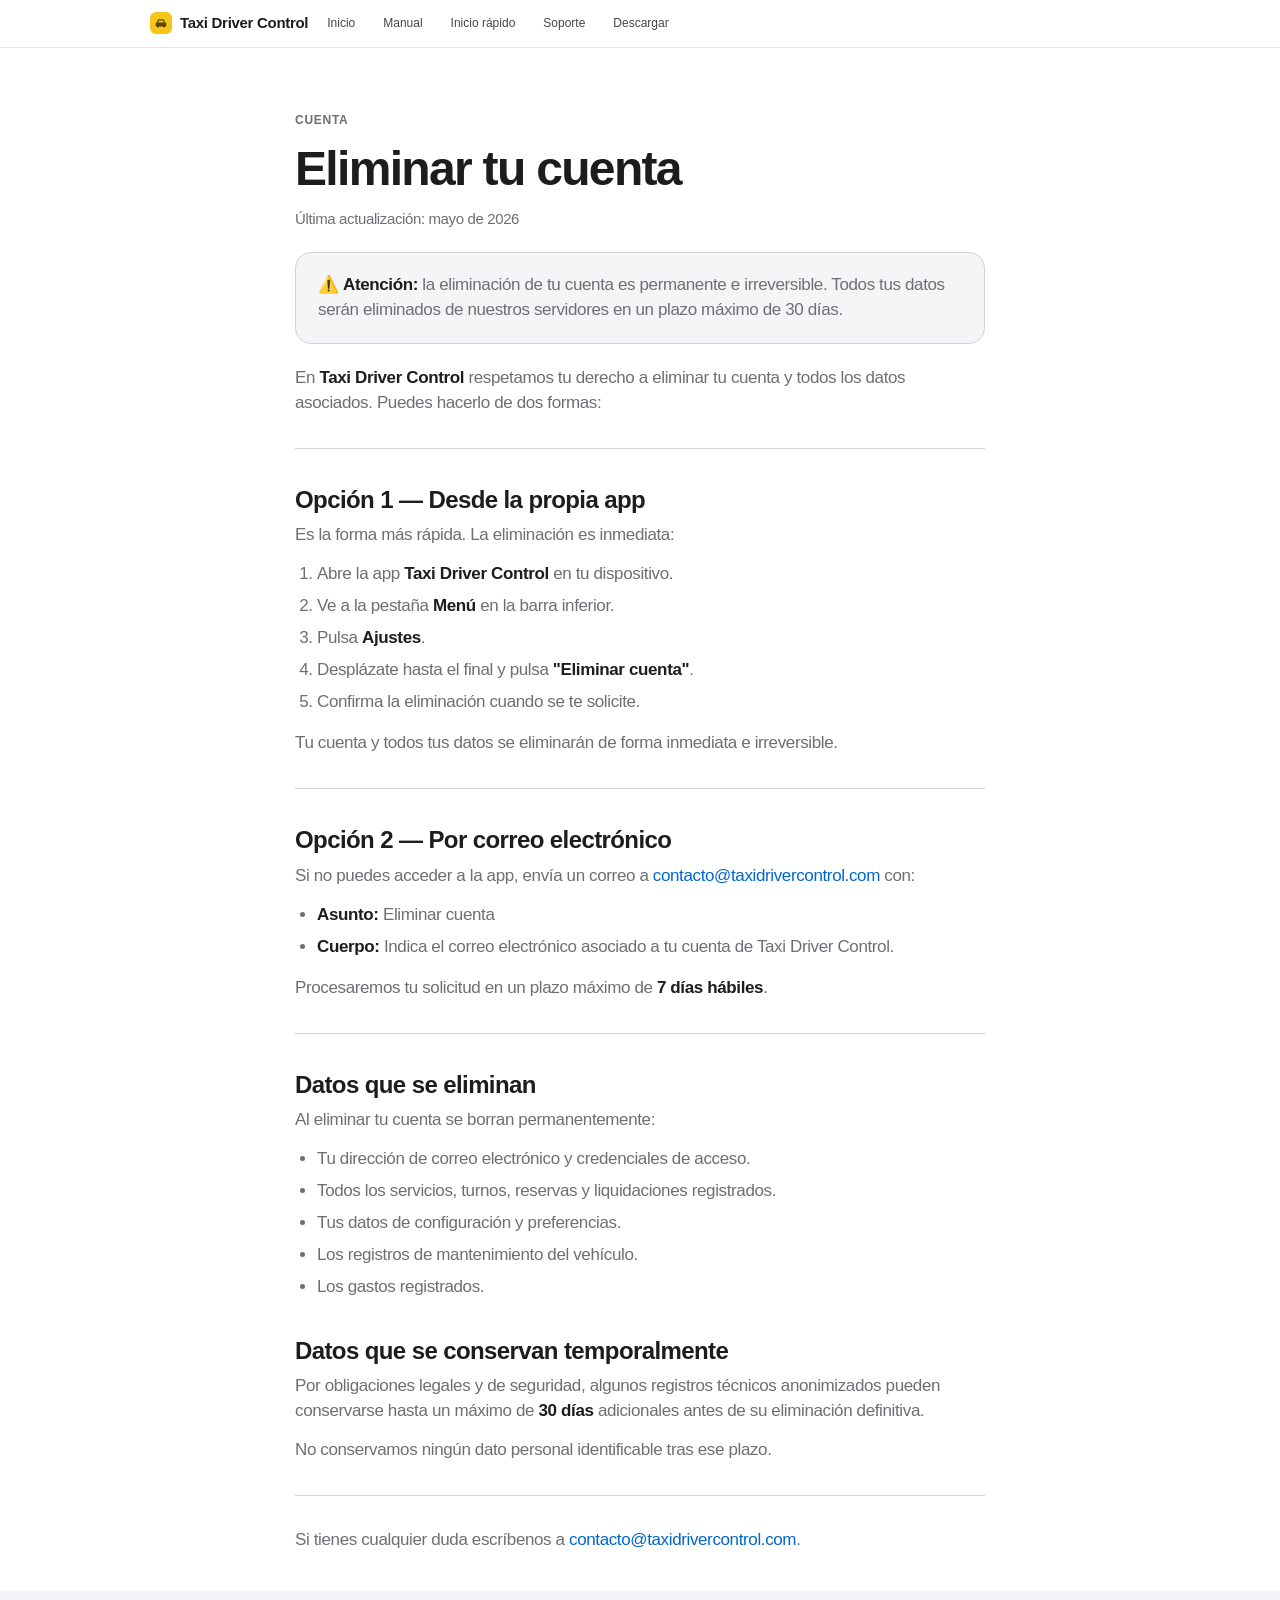
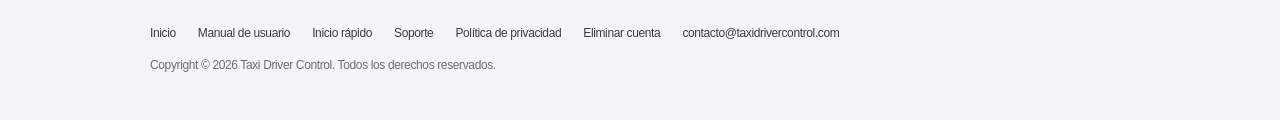
<file: eliminar-cuenta.html>
<!DOCTYPE html>
<html lang="es">
<head>
<meta charset="UTF-8">
<meta name="viewport" content="width=device-width, initial-scale=1, viewport-fit=cover">
<title>Eliminar tu cuenta — Taxi Driver Control</title>
<meta name="description" content="Cómo eliminar tu cuenta de Taxi Driver Control y todos tus datos de forma definitiva.">
<link rel="canonical" href="https://taxidrivercontrol.com/eliminar-cuenta.html">
<meta name="theme-color" content="#ffffff" media="(prefers-color-scheme: light)">
<meta name="theme-color" content="#000000" media="(prefers-color-scheme: dark)">
<link rel="icon" type="image/png" href="/favicon.png">
<link rel="apple-touch-icon" href="/apple-touch-icon.png">
<meta property="og:title" content="Eliminar tu cuenta — Taxi Driver Control">
<meta property="og:description" content="Cómo eliminar tu cuenta de Taxi Driver Control y todos tus datos de forma definitiva.">
<meta property="og:url" content="https://taxidrivercontrol.com/eliminar-cuenta.html">
<meta property="og:type" content="website">
<meta property="og:image" content="https://taxidrivercontrol.com/og-image.jpg">
<meta property="og:image:width" content="1200">
<meta property="og:image:height" content="630">
<meta property="og:site_name" content="Taxi Driver Control">
<meta name="twitter:card" content="summary_large_image">
<link rel="stylesheet" href="/estilo.css">
<script async src="https://www.googletagmanager.com/gtag/js?id=G-44CJNMQ6ED"></script>
<script>window.dataLayer=window.dataLayer||[];function gtag(){dataLayer.push(arguments);}gtag('js',new Date());gtag('config','G-44CJNMQ6ED');</script>
</head>
<body class="doc pagina">

  <a class="skip" href="#main">Saltar al contenido</a>

<div class="nav">
  <div class="nav-in">
    <a class="apple-brand" href="/"><span class="glyph" aria-hidden="true"><svg viewBox="0 0 24 24" fill="#5c4400"><path d="M5 11l1.5-4A2 2 0 0 1 8.4 5.7h7.2A2 2 0 0 1 17.5 7L19 11h.5a1.5 1.5 0 0 1 1.5 1.5V17a1 1 0 0 1-1 1h-1.2a1.8 1.8 0 0 1-3.6 0H8.8a1.8 1.8 0 0 1-3.6 0H4a1 1 0 0 1-1-1v-4.5A1.5 1.5 0 0 1 4.5 11H5zm2.1 0h9.8l-1.1-3.1a.6.6 0 0 0-.6-.4H8.8a.6.6 0 0 0-.6.4L7.1 11z"/></svg></span>
      Taxi Driver Control</a>
    <nav aria-label="Principal">
      <ul>
        <li><a href="/">Inicio</a></li>
        <li><a href="/manual.html">Manual</a></li>
        <li><a href="/inicio-rapido.html">Inicio rápido</a></li>
        <li><a href="/soporte.html">Soporte</a></li>
        <li><a href="/#descargar">Descargar</a></li>
      </ul>
    </nav>
    <button class="navbtn" id="navbtn" aria-label="Abrir menú" aria-expanded="false" aria-controls="drawer">
      <span></span><span></span><span></span>
    </button>
  </div>
</div>
<div class="drawer" id="drawer">
  <a href="/">Inicio</a>
  <a href="/manual.html">Manual</a>
  <a href="/inicio-rapido.html">Inicio rápido</a>
  <a href="/soporte.html">Soporte</a>
  <a href="/#descargar">Descargar</a>
</div>

  <main id="main">
    <p class="page-label">Cuenta</p>
    <h1>Eliminar tu cuenta</h1>
    <p class="fecha">Última actualización: mayo de 2026</p>

    <div class="aviso">
      <p>⚠️ <strong>Atención:</strong> la eliminación de tu cuenta es permanente e irreversible. Todos tus datos serán eliminados de nuestros servidores en un plazo máximo de 30 días.</p>
    </div>

    <p>En <strong>Taxi Driver Control</strong> respetamos tu derecho a eliminar tu cuenta y todos los datos asociados. Puedes hacerlo de dos formas:</p>

    <hr class="divider" />

    <h2>Opción 1 — Desde la propia app</h2>
    <p>Es la forma más rápida. La eliminación es inmediata:</p>
    <ol>
      <li>Abre la app <strong>Taxi Driver Control</strong> en tu dispositivo.</li>
      <li>Ve a la pestaña <strong>Menú</strong> en la barra inferior.</li>
      <li>Pulsa <strong>Ajustes</strong>.</li>
      <li>Desplázate hasta el final y pulsa <strong>"Eliminar cuenta"</strong>.</li>
      <li>Confirma la eliminación cuando se te solicite.</li>
    </ol>
    <p>Tu cuenta y todos tus datos se eliminarán de forma inmediata e irreversible.</p>

    <hr class="divider" />

    <h2>Opción 2 — Por correo electrónico</h2>
    <p>Si no puedes acceder a la app, envía un correo a <a href="mailto:contacto@taxidrivercontrol.com">contacto@taxidrivercontrol.com</a> con:</p>
    <ul>
      <li><strong>Asunto:</strong> Eliminar cuenta</li>
      <li><strong>Cuerpo:</strong> Indica el correo electrónico asociado a tu cuenta de Taxi Driver Control.</li>
    </ul>
    <p>Procesaremos tu solicitud en un plazo máximo de <strong>7 días hábiles</strong>.</p>

    <hr class="divider" />

    <h2>Datos que se eliminan</h2>
    <p>Al eliminar tu cuenta se borran permanentemente:</p>
    <ul>
      <li>Tu dirección de correo electrónico y credenciales de acceso.</li>
      <li>Todos los servicios, turnos, reservas y liquidaciones registrados.</li>
      <li>Tus datos de configuración y preferencias.</li>
      <li>Los registros de mantenimiento del vehículo.</li>
      <li>Los gastos registrados.</li>
    </ul>

    <h2>Datos que se conservan temporalmente</h2>
    <p>Por obligaciones legales y de seguridad, algunos registros técnicos anonimizados pueden conservarse hasta un máximo de <strong>30 días</strong> adicionales antes de su eliminación definitiva.</p>
    <p>No conservamos ningún dato personal identificable tras ese plazo.</p>

    <hr class="divider" />
    <p>Si tienes cualquier duda escríbenos a <a href="mailto:contacto@taxidrivercontrol.com">contacto@taxidrivercontrol.com</a>.</p>
  </main>

  <footer>
  <div class="w">
    <div class="fnav">
      <a href="/">Inicio</a>
      <a href="/manual.html">Manual de usuario</a>
      <a href="/inicio-rapido.html">Inicio rápido</a>
      <a href="/soporte.html">Soporte</a>
      <a href="/privacidad.html">Política de privacidad</a>
      <a href="/eliminar-cuenta.html">Eliminar cuenta</a>
      <a href="mailto:contacto@taxidrivercontrol.com">contacto@taxidrivercontrol.com</a>
    </div>
    <p>Copyright © 2026 Taxi Driver Control. Todos los derechos reservados.</p>
  </div>
</footer>

<script>
  (function(){
    var b=document.getElementById('navbtn'), d=document.getElementById('drawer');
    function cerrar(){d.classList.remove('open');b.setAttribute('aria-expanded','false');b.setAttribute('aria-label','Abrir menú');}
    b.addEventListener('click',function(){
      var abierto=d.classList.toggle('open');
      b.setAttribute('aria-expanded',String(abierto));
      b.setAttribute('aria-label',abierto?'Cerrar menú':'Abrir menú');
    });
    d.addEventListener('click',function(e){if(e.target.closest('a'))cerrar();});
    document.addEventListener('keydown',function(e){if(e.key==='Escape'&&d.classList.contains('open')){cerrar();b.focus();}});

    var reduce=window.matchMedia('(prefers-reduced-motion: reduce)').matches;
    var items=[].slice.call(document.querySelectorAll('.rv, .paso, .step, .seccion-header, .cta-card'));
    items.forEach(function(el){el.classList.add('rv');});
    if(reduce||!('IntersectionObserver' in window)){
      items.forEach(function(el){el.classList.add('in')});
      return;
    }
    var io=new IntersectionObserver(function(es){
      es.forEach(function(en){if(en.isIntersecting){en.target.classList.add('in');io.unobserve(en.target);}});
    },{rootMargin:'0px 0px -10% 0px',threshold:.06});
    items.forEach(function(el){io.observe(el)});
  })();
</script>
</body>
</html>
</file>
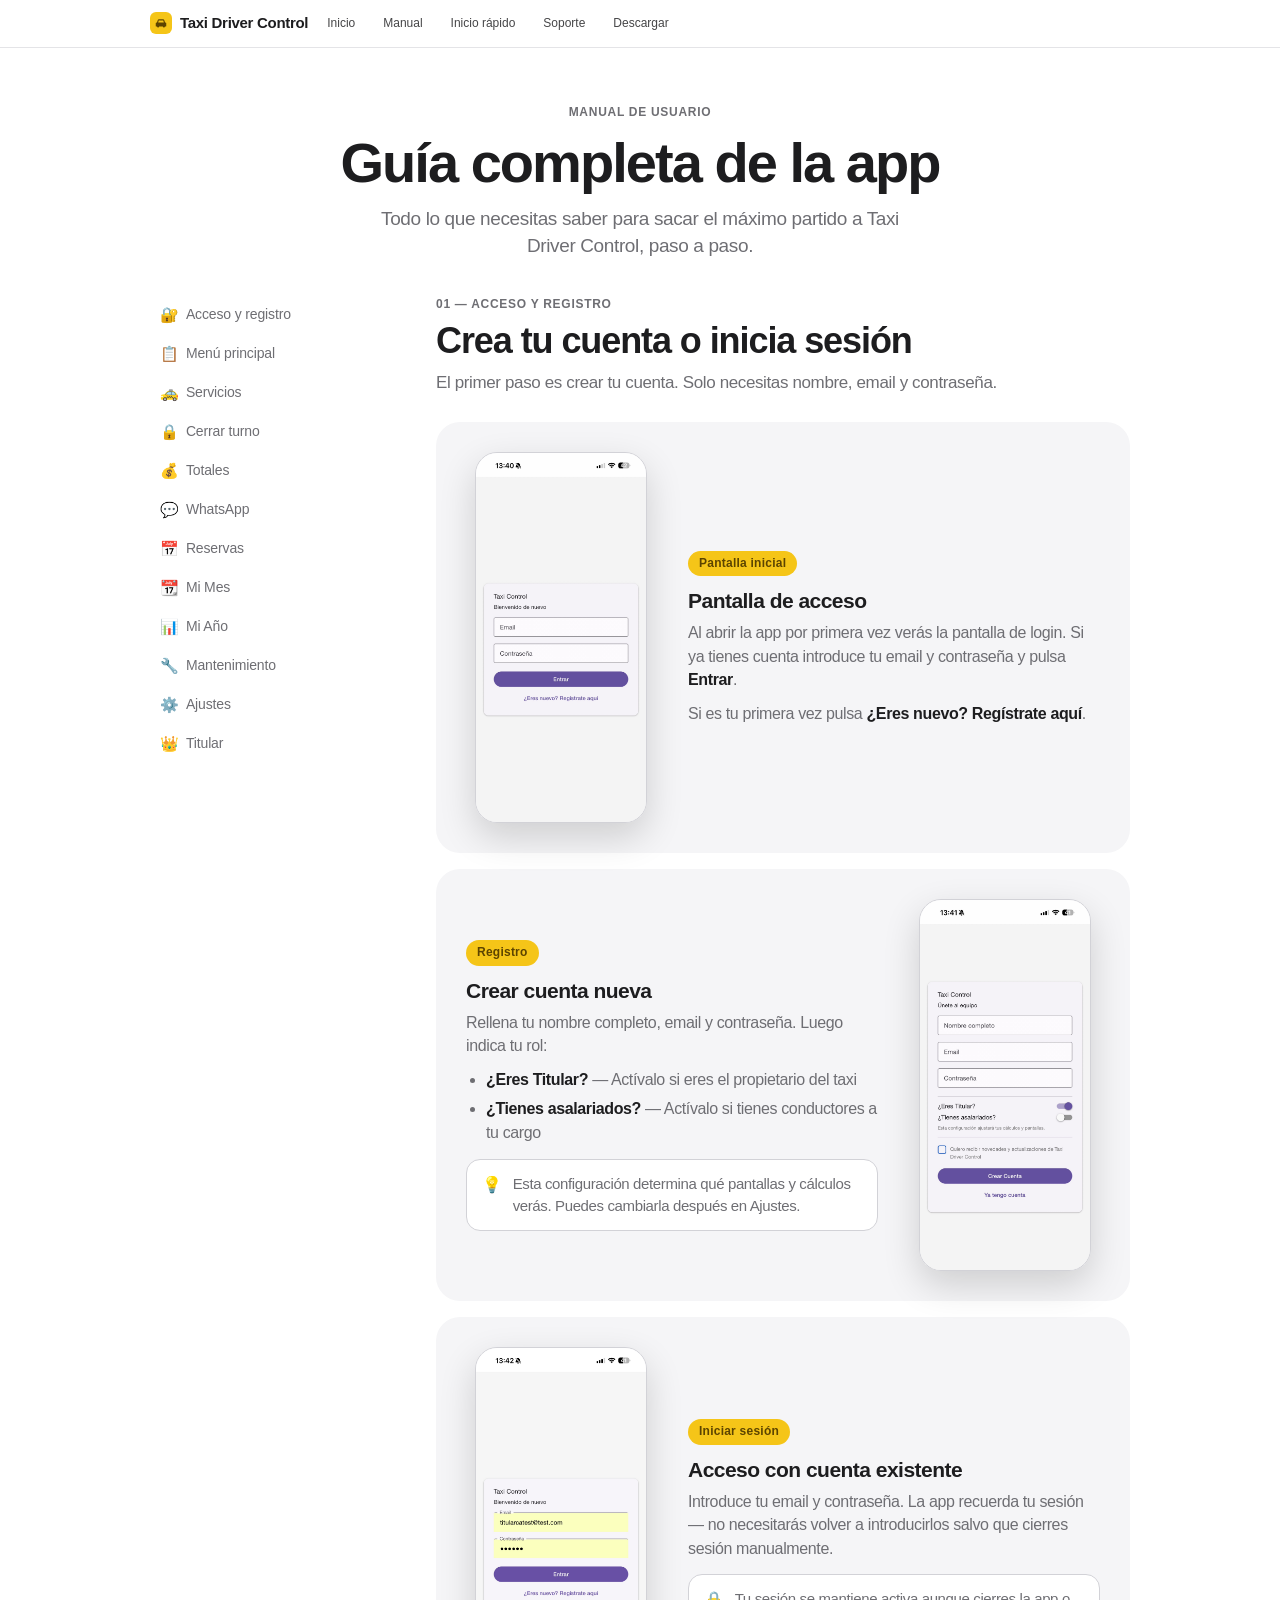
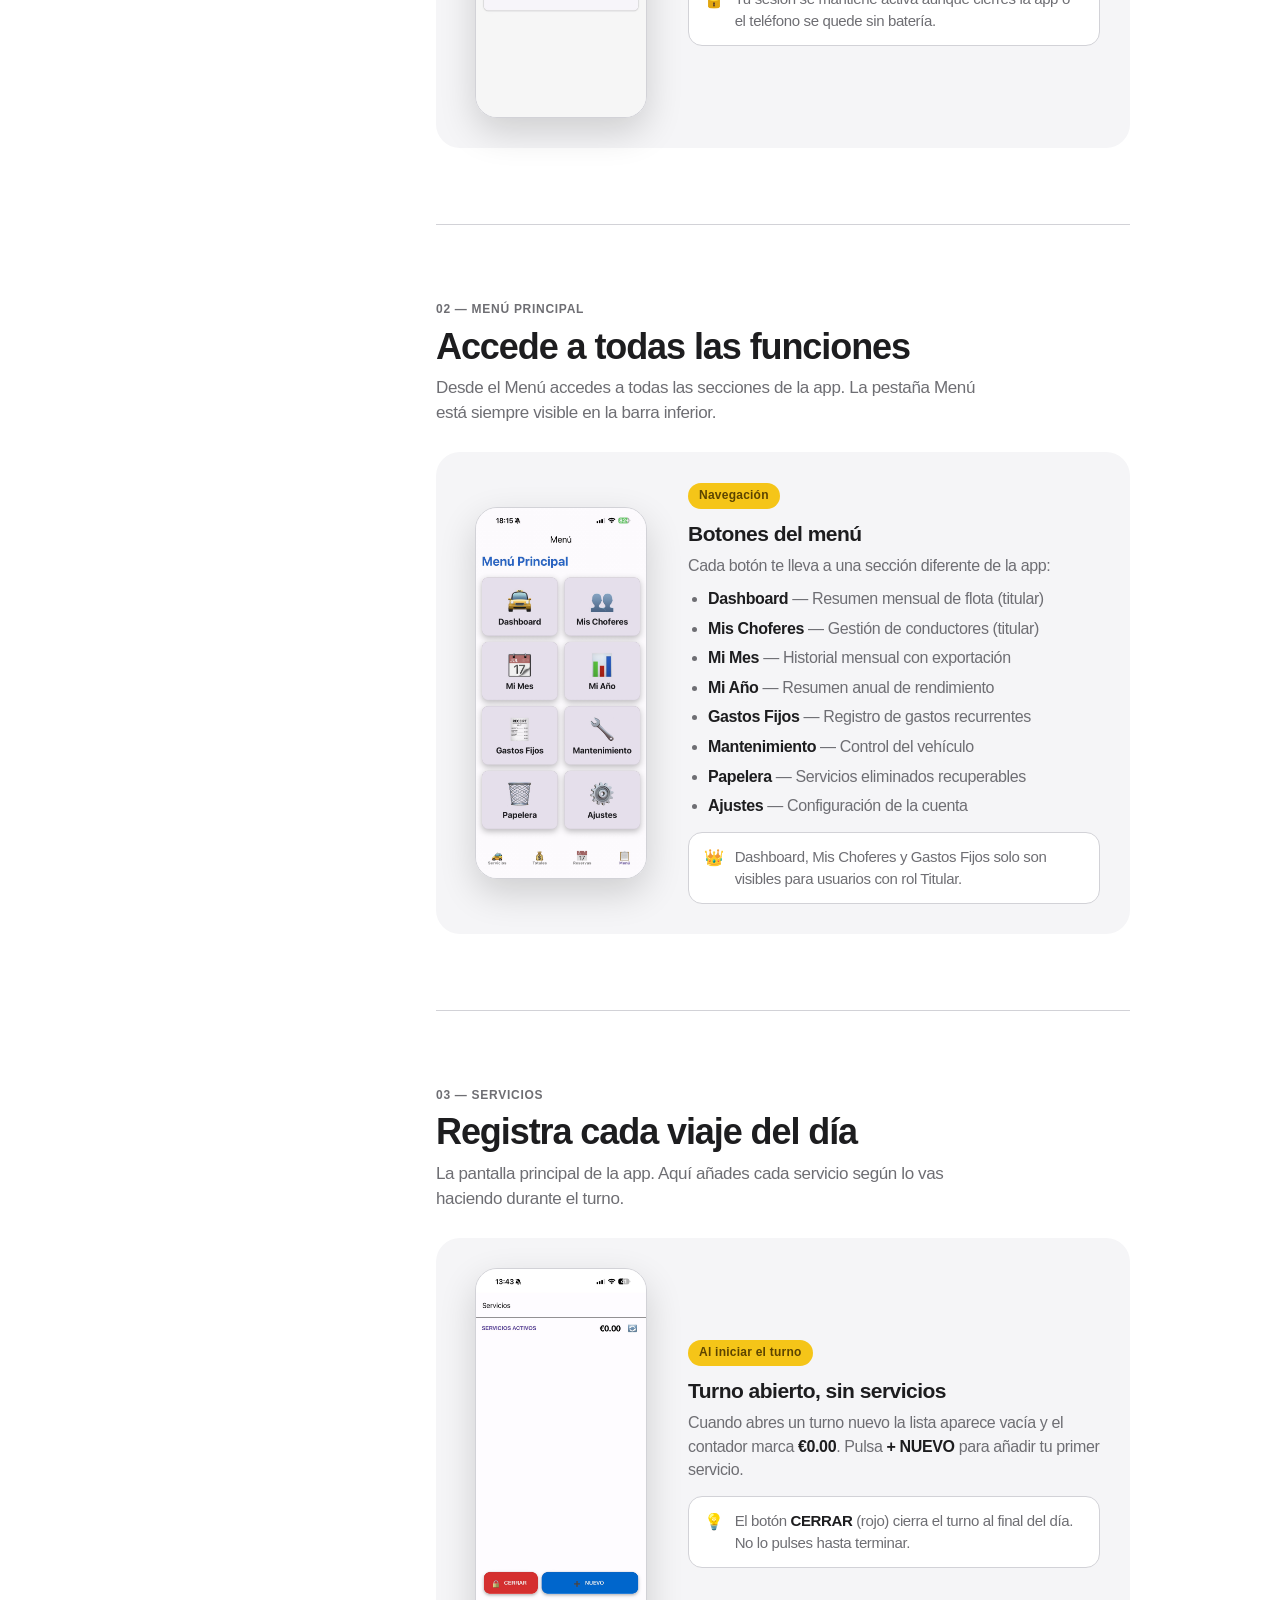
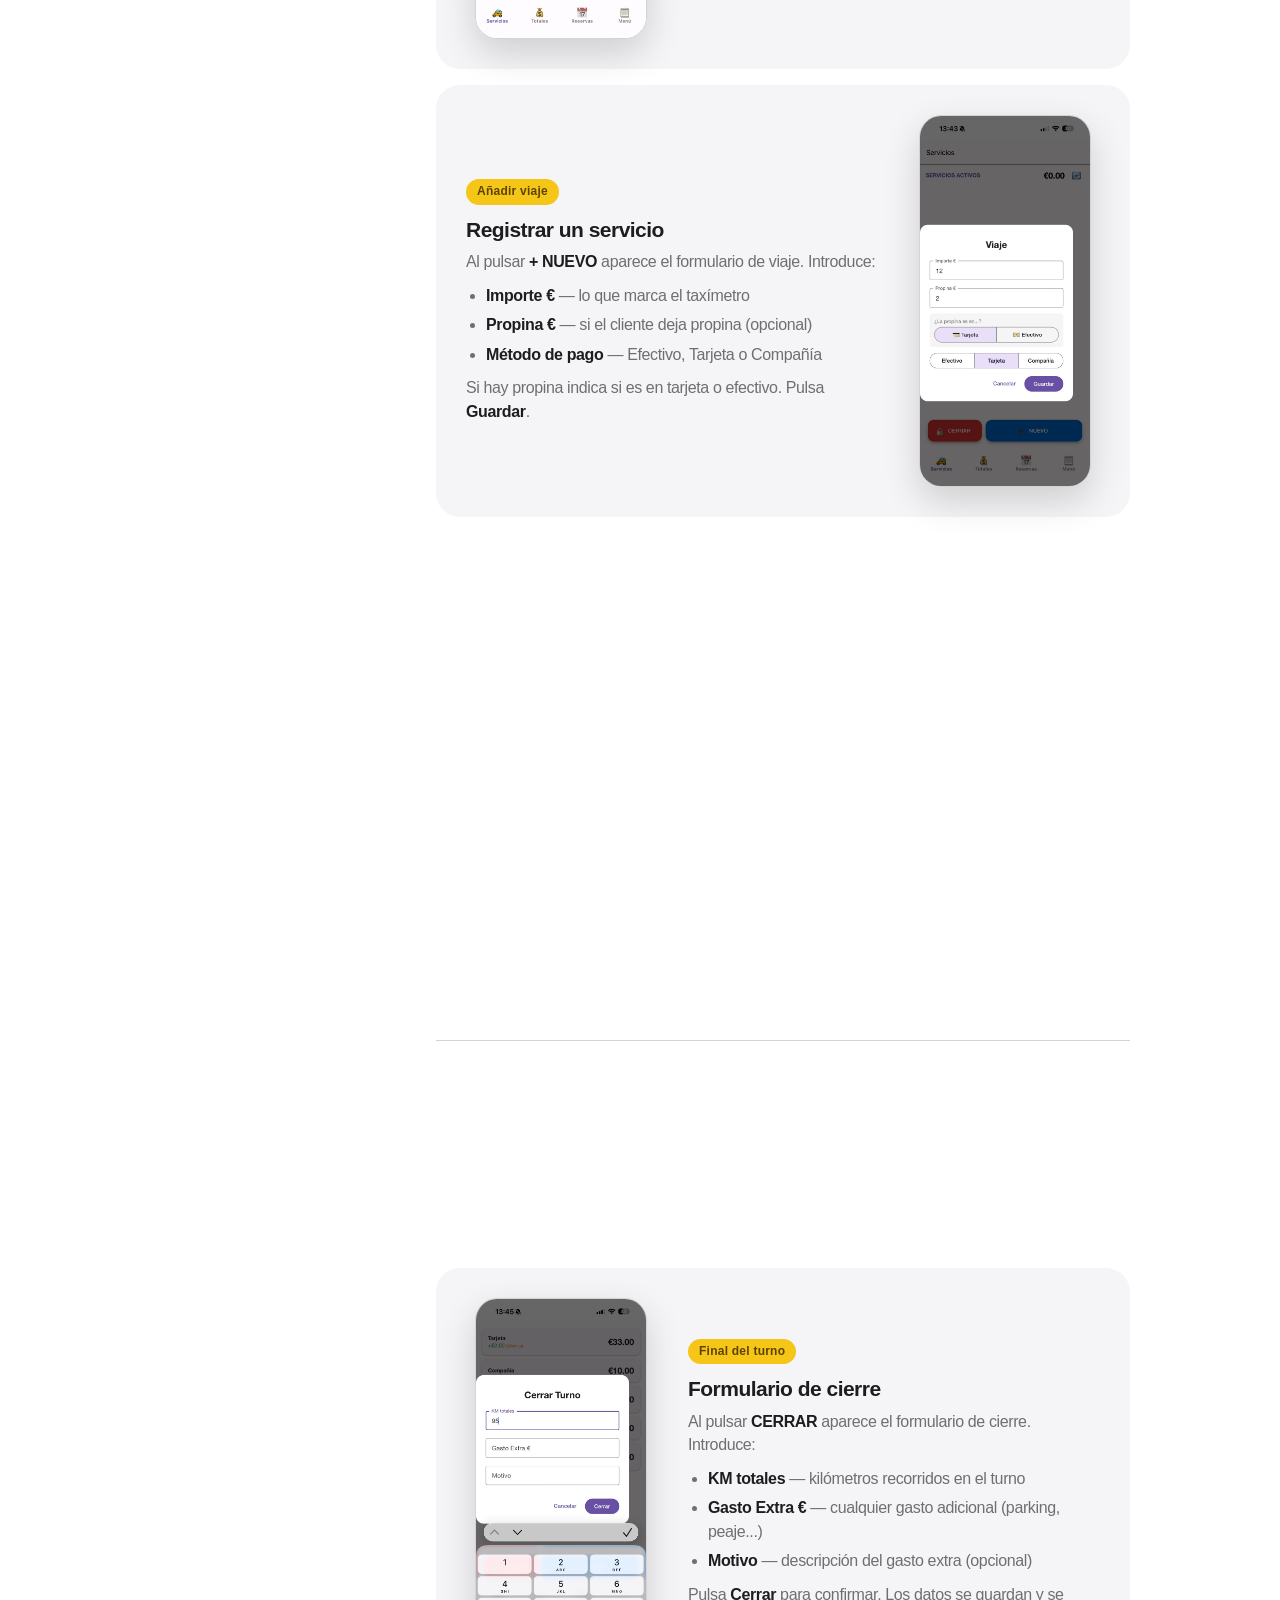
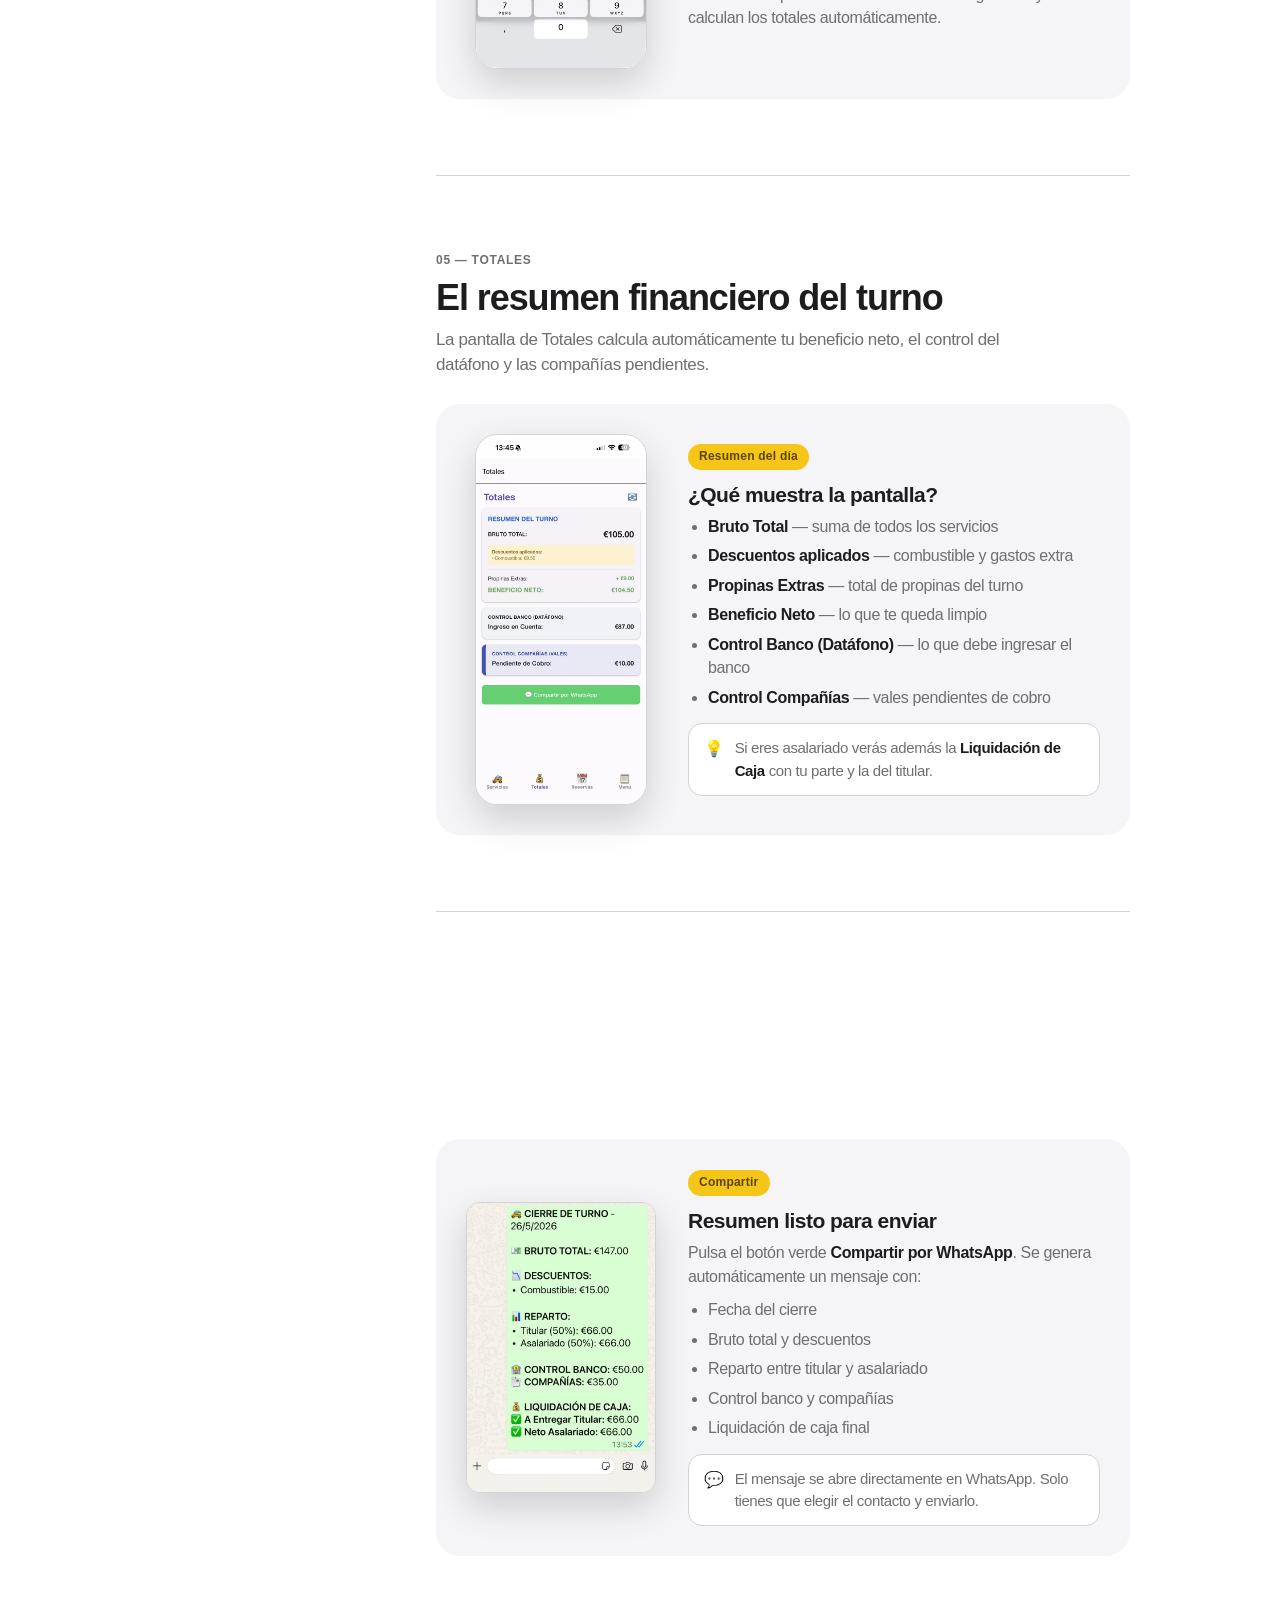
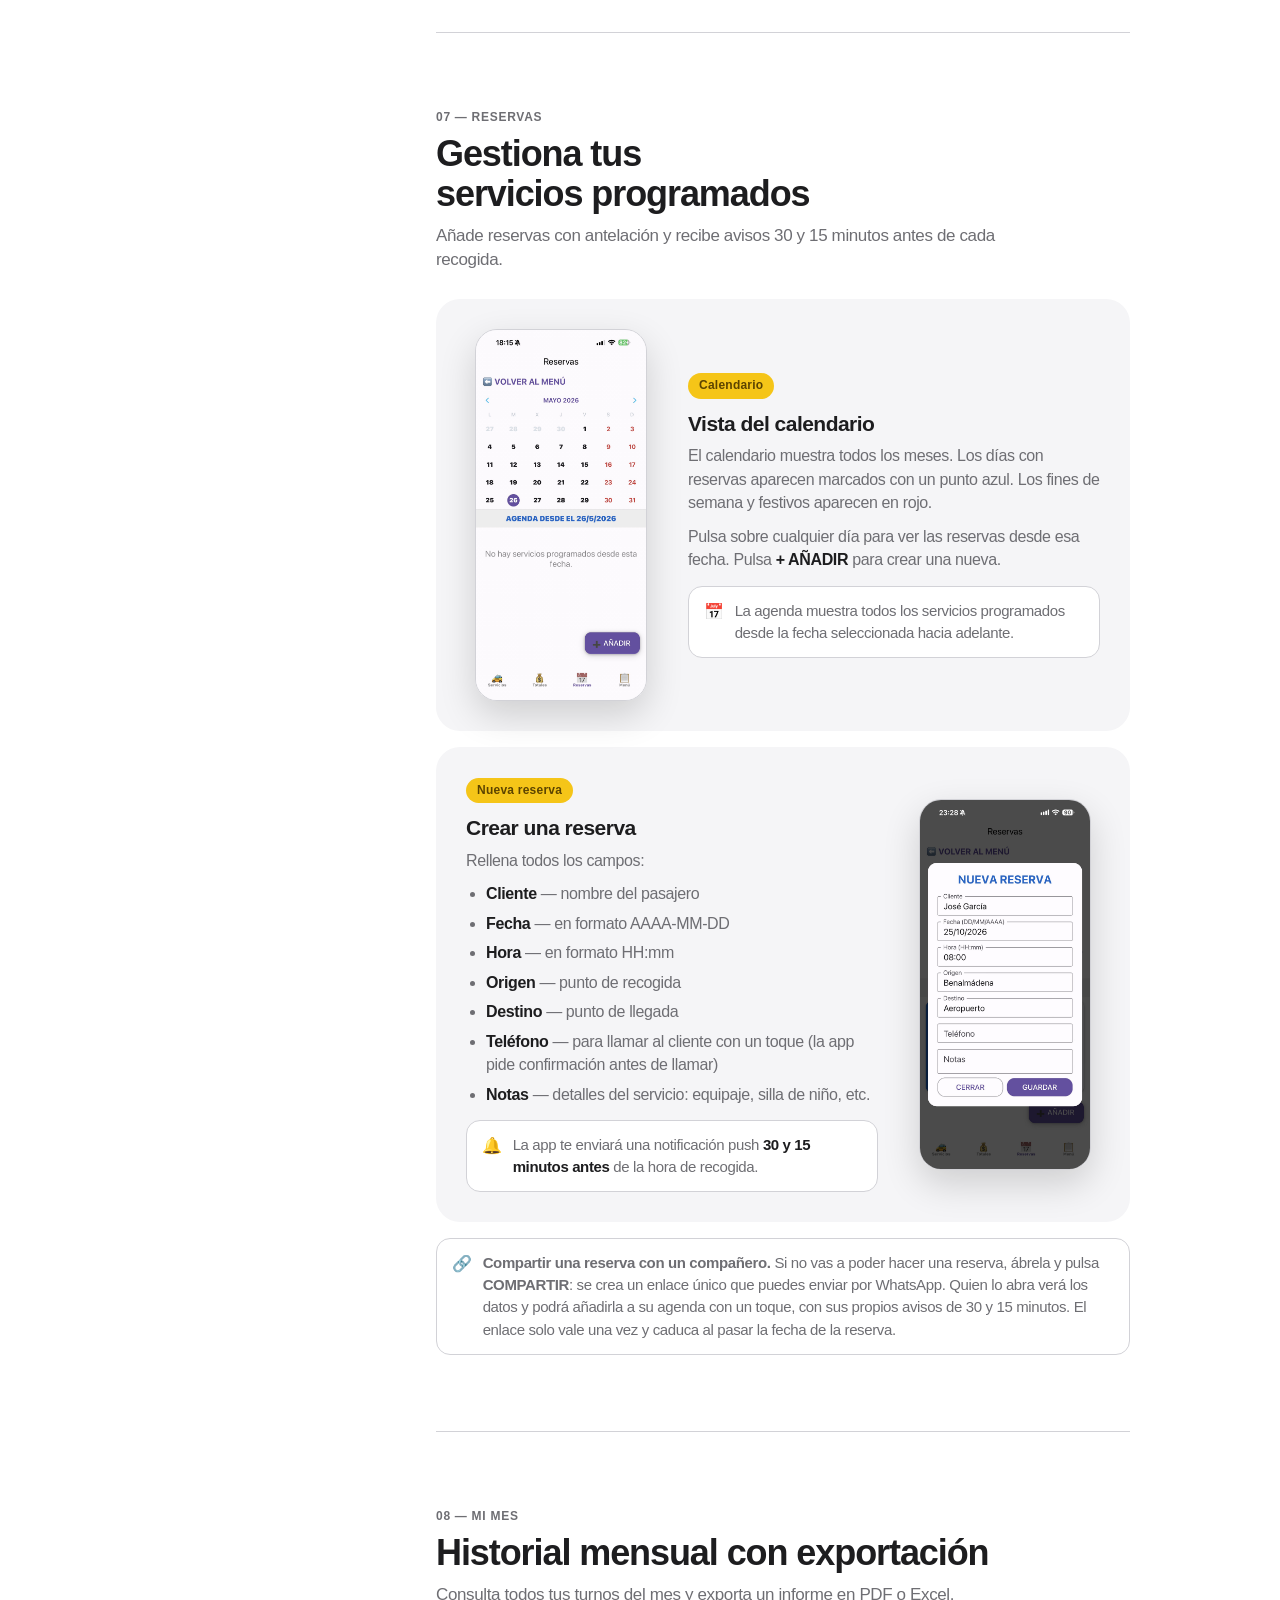
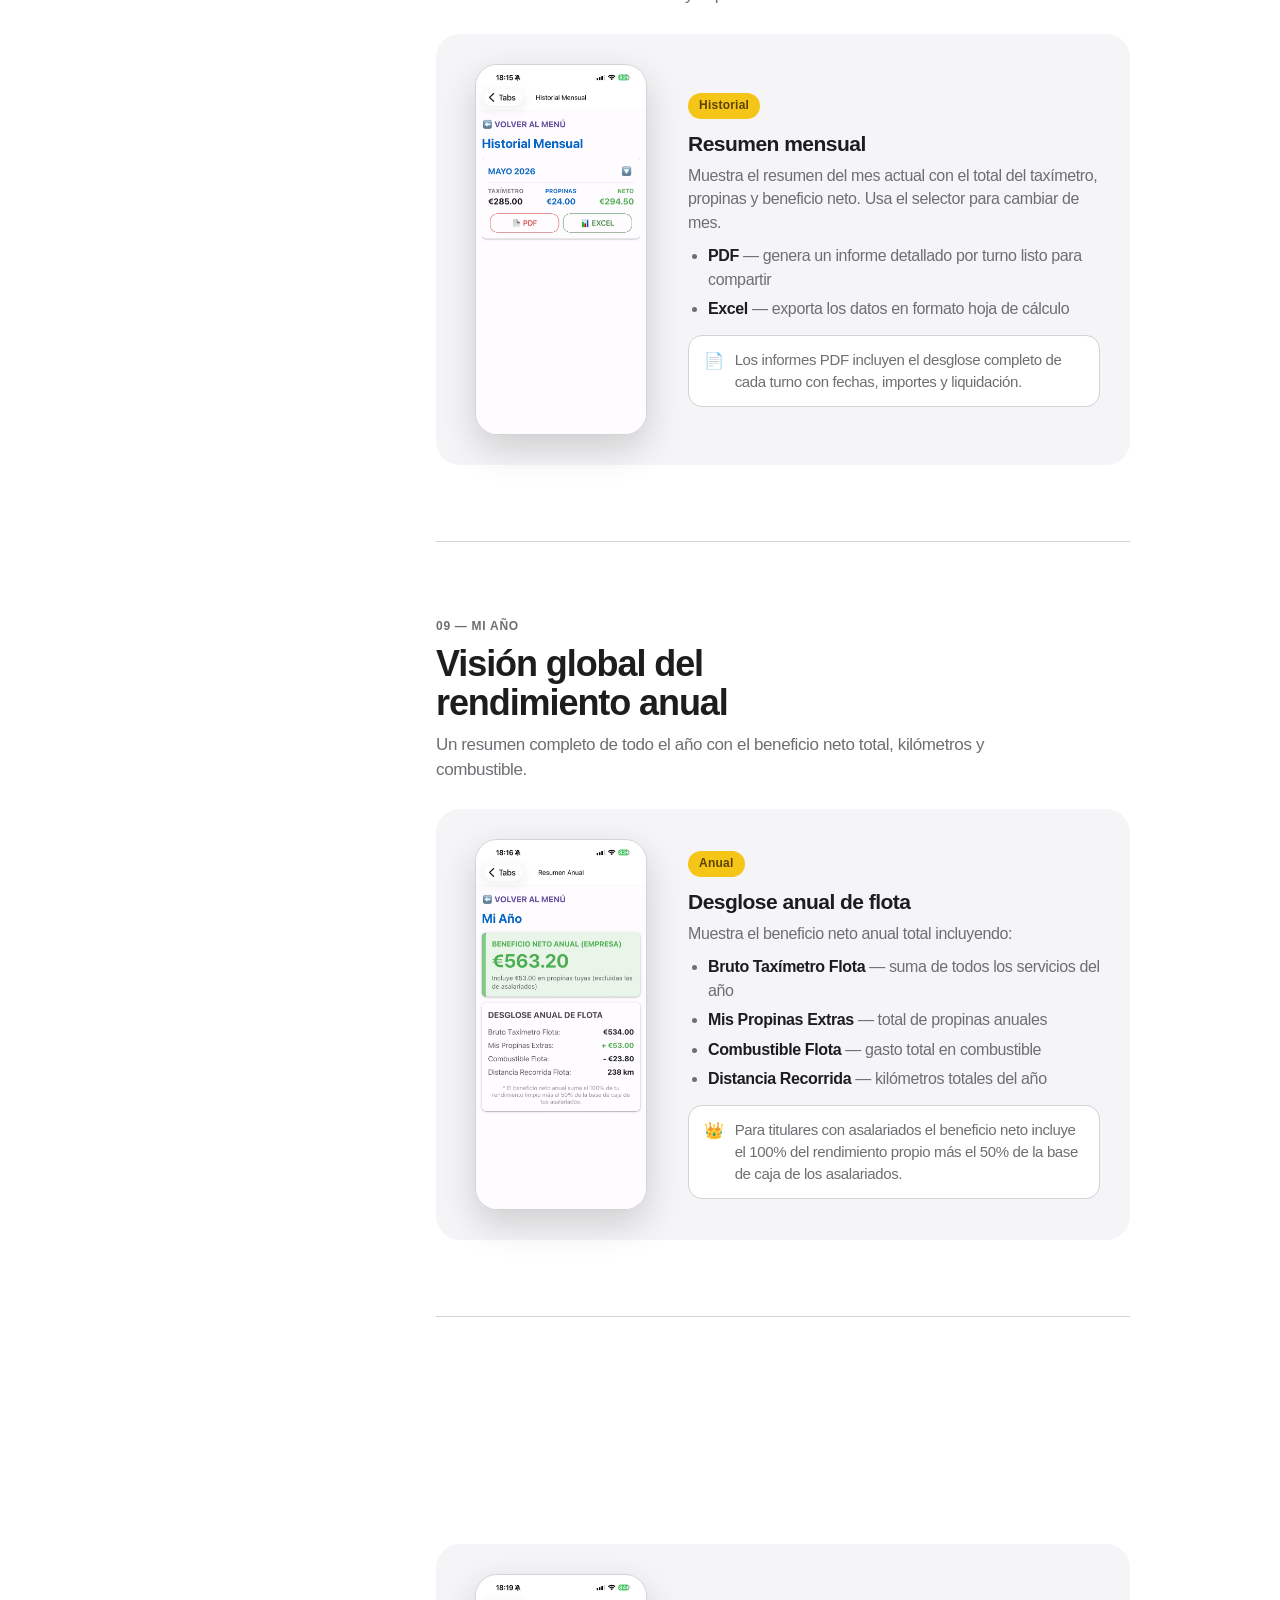
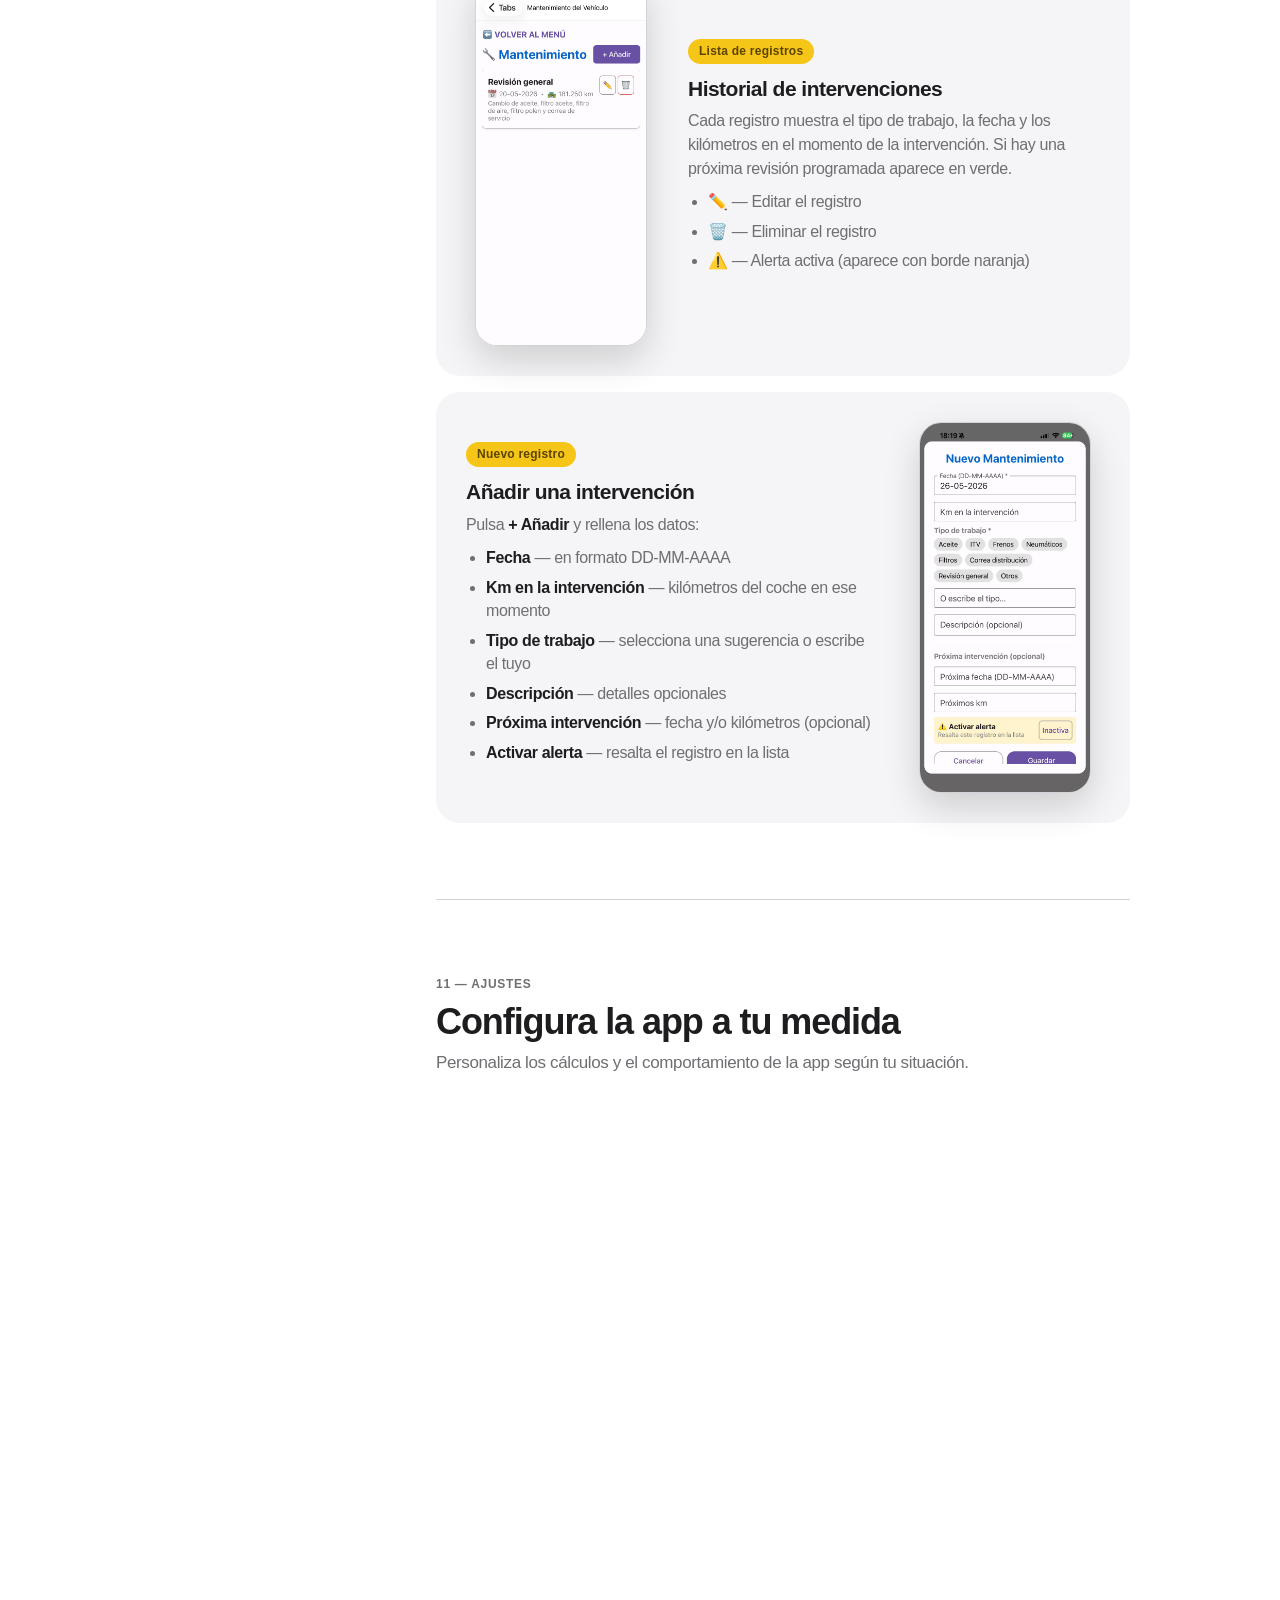
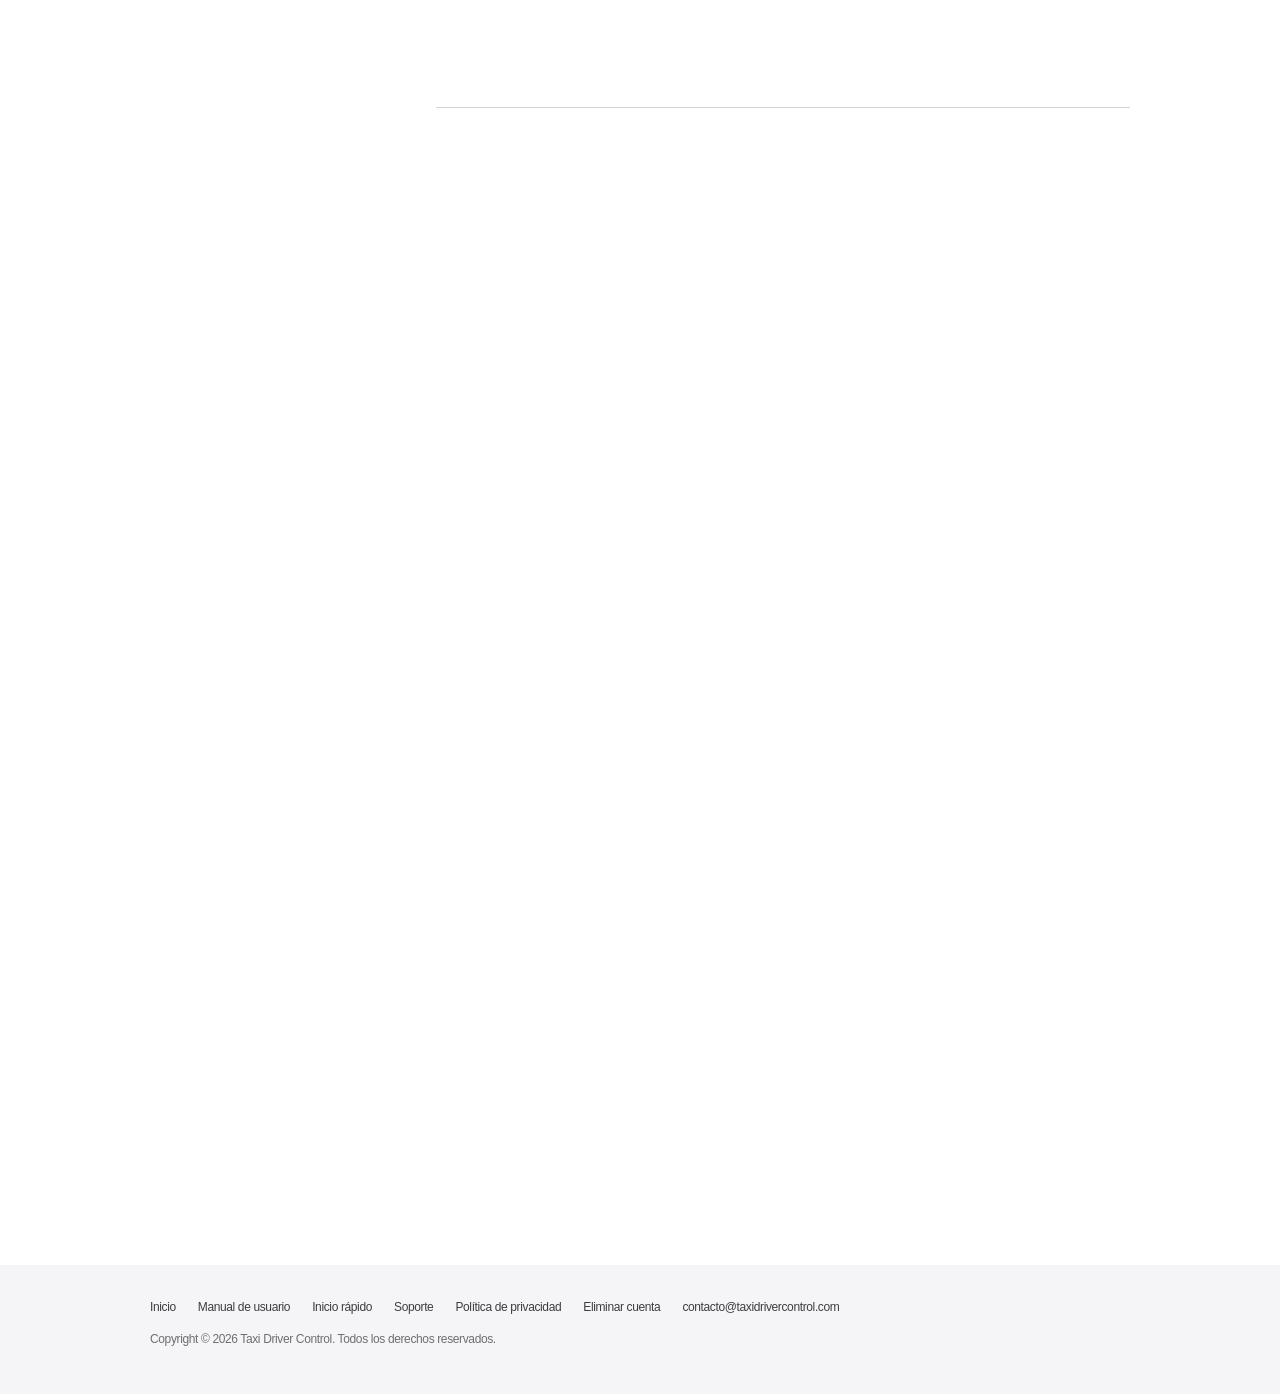
<file: manual.html>
<!DOCTYPE html>
<html lang="es">
<head>
<meta charset="UTF-8">
<meta name="viewport" content="width=device-width, initial-scale=1, viewport-fit=cover">
<title>Manual de usuario — Taxi Driver Control</title>
<meta name="description" content="Guía completa de Taxi Driver Control: acceso, servicios, cierre de turno, reservas, mantenimiento, ajustes y gestión de flota.">
<link rel="canonical" href="https://taxidrivercontrol.com/manual.html">
<meta name="theme-color" content="#ffffff" media="(prefers-color-scheme: light)">
<meta name="theme-color" content="#000000" media="(prefers-color-scheme: dark)">
<link rel="icon" type="image/png" href="/favicon.png">
<link rel="apple-touch-icon" href="/apple-touch-icon.png">
<meta property="og:title" content="Manual de usuario — Taxi Driver Control">
<meta property="og:description" content="Guía completa de Taxi Driver Control: acceso, servicios, cierre de turno, reservas, mantenimiento, ajustes y gestión de flota.">
<meta property="og:url" content="https://taxidrivercontrol.com/manual.html">
<meta property="og:type" content="website">
<meta property="og:image" content="https://taxidrivercontrol.com/og-image.jpg">
<meta property="og:image:width" content="1200">
<meta property="og:image:height" content="630">
<meta property="og:site_name" content="Taxi Driver Control">
<meta name="twitter:card" content="summary_large_image">
<link rel="stylesheet" href="/estilo.css">
<script async src="https://www.googletagmanager.com/gtag/js?id=G-44CJNMQ6ED"></script>
<script>window.dataLayer=window.dataLayer||[];function gtag(){dataLayer.push(arguments);}gtag('js',new Date());gtag('config','G-44CJNMQ6ED');</script>
</head>
<body class="doc">

  <a class="skip" href="#main">Saltar al contenido</a>

<div class="nav">
  <div class="nav-in">
    <a class="apple-brand" href="/"><span class="glyph" aria-hidden="true"><svg viewBox="0 0 24 24" fill="#5c4400"><path d="M5 11l1.5-4A2 2 0 0 1 8.4 5.7h7.2A2 2 0 0 1 17.5 7L19 11h.5a1.5 1.5 0 0 1 1.5 1.5V17a1 1 0 0 1-1 1h-1.2a1.8 1.8 0 0 1-3.6 0H8.8a1.8 1.8 0 0 1-3.6 0H4a1 1 0 0 1-1-1v-4.5A1.5 1.5 0 0 1 4.5 11H5zm2.1 0h9.8l-1.1-3.1a.6.6 0 0 0-.6-.4H8.8a.6.6 0 0 0-.6.4L7.1 11z"/></svg></span>
      Taxi Driver Control</a>
    <nav aria-label="Principal">
      <ul>
        <li><a href="/">Inicio</a></li>
        <li><a href="/manual.html">Manual</a></li>
        <li><a href="/inicio-rapido.html">Inicio rápido</a></li>
        <li><a href="/soporte.html">Soporte</a></li>
        <li><a href="/#descargar">Descargar</a></li>
      </ul>
    </nav>
    <button class="navbtn" id="navbtn" aria-label="Abrir menú" aria-expanded="false" aria-controls="drawer">
      <span></span><span></span><span></span>
    </button>
  </div>
</div>
<div class="drawer" id="drawer">
  <a href="/">Inicio</a>
  <a href="/manual.html">Manual</a>
  <a href="/inicio-rapido.html">Inicio rápido</a>
  <a href="/soporte.html">Soporte</a>
  <a href="/#descargar">Descargar</a>
</div>

  <div class="hero" id="main">
    <p class="page-label">Manual de usuario</p>
    <h1>Guía completa de la app</h1>
    <p class="hero-sub">Todo lo que necesitas saber para sacar el máximo partido a Taxi Driver Control, paso a paso.</p>
  </div>

  <div class="manual-layout">

    <div class="indice-wrap">
      <button class="indice-toggle" onclick="toggleIndice()" aria-expanded="false">📋 Índice de contenidos <span class="indice-arrow">▼</span></button>
      <div class="indice-menu" id="indice-menu" hidden>
        <a href="#acceso"><span class="emoji">🔐</span> Acceso y registro</a>
        <a href="#menu"><span class="emoji">📋</span> Menú principal</a>
        <a href="#servicios"><span class="emoji">🚕</span> Servicios</a>
        <a href="#cerrar"><span class="emoji">🔒</span> Cerrar turno</a>
        <a href="#totales"><span class="emoji">💰</span> Totales</a>
        <a href="#compartir"><span class="emoji">💬</span> WhatsApp</a>
        <a href="#reservas"><span class="emoji">📅</span> Reservas</a>
        <a href="#historial"><span class="emoji">📆</span> Mi Mes</a>
        <a href="#anual"><span class="emoji">📊</span> Mi Año</a>
        <a href="#mantenimiento"><span class="emoji">🔧</span> Mantenimiento</a>
        <a href="#ajustes"><span class="emoji">⚙️</span> Ajustes</a>
        <a href="#titular"><span class="emoji">👑</span> Titular</a>
      </div>
    </div>

    <div class="manual-content">

      <section class="seccion" id="acceso">
        <div class="seccion-header">
          <p class="seccion-numero">01 — Acceso y registro</p>
          <h2>Crea tu cuenta o inicia sesión</h2>
          <p class="seccion-desc">El primer paso es crear tu cuenta. Solo necesitas nombre, email y contraseña.</p>
        </div>
        <div class="paso">
          <div class="paso-img-wrap"><img src="capturas/Pantalla_login.jpg" alt="Pantalla de login" class="paso-img" /></div>
          <div class="paso-content">
            <span class="paso-badge">Pantalla inicial</span>
            <h3>Pantalla de acceso</h3>
            <p>Al abrir la app por primera vez verás la pantalla de login. Si ya tienes cuenta introduce tu email y contraseña y pulsa <strong>Entrar</strong>.</p>
            <p>Si es tu primera vez pulsa <strong>¿Eres nuevo? Regístrate aquí</strong>.</p>
          </div>
        </div>
        <div class="paso invertido">
          <div class="paso-img-wrap"><img src="capturas/Login_registro.jpg" alt="Formulario de registro" class="paso-img" /></div>
          <div class="paso-content">
            <span class="paso-badge">Registro</span>
            <h3>Crear cuenta nueva</h3>
            <p>Rellena tu nombre completo, email y contraseña. Luego indica tu rol:</p>
            <ul>
              <li><strong>¿Eres Titular?</strong> — Actívalo si eres el propietario del taxi</li>
              <li><strong>¿Tienes asalariados?</strong> — Actívalo si tienes conductores a tu cargo</li>
            </ul>
            <div class="tip"><span class="tip-icon">💡</span><p>Esta configuración determina qué pantallas y cálculos verás. Puedes cambiarla después en Ajustes.</p></div>
          </div>
        </div>
        <div class="paso">
          <div class="paso-img-wrap"><img src="capturas/Login_inicio.jpg" alt="Login con cuenta" class="paso-img" /></div>
          <div class="paso-content">
            <span class="paso-badge">Iniciar sesión</span>
            <h3>Acceso con cuenta existente</h3>
            <p>Introduce tu email y contraseña. La app recuerda tu sesión — no necesitarás volver a introducirlos salvo que cierres sesión manualmente.</p>
            <div class="tip"><span class="tip-icon">🔒</span><p>Tu sesión se mantiene activa aunque cierres la app o el teléfono se quede sin batería.</p></div>
          </div>
        </div>
      </section>

      <hr class="divider" />

      <section class="seccion" id="menu">
        <div class="seccion-header">
          <p class="seccion-numero">02 — Menú principal</p>
          <h2>Accede a todas las funciones</h2>
          <p class="seccion-desc">Desde el Menú accedes a todas las secciones de la app. La pestaña Menú está siempre visible en la barra inferior.</p>
        </div>
        <div class="paso">
          <div class="paso-img-wrap"><img src="capturas/Menu.jpg" alt="Menú principal" class="paso-img" /></div>
          <div class="paso-content">
            <span class="paso-badge">Navegación</span>
            <h3>Botones del menú</h3>
            <p>Cada botón te lleva a una sección diferente de la app:</p>
            <ul>
              <li><strong>Dashboard</strong> — Resumen mensual de flota (titular)</li>
              <li><strong>Mis Choferes</strong> — Gestión de conductores (titular)</li>
              <li><strong>Mi Mes</strong> — Historial mensual con exportación</li>
              <li><strong>Mi Año</strong> — Resumen anual de rendimiento</li>
              <li><strong>Gastos Fijos</strong> — Registro de gastos recurrentes</li>
              <li><strong>Mantenimiento</strong> — Control del vehículo</li>
              <li><strong>Papelera</strong> — Servicios eliminados recuperables</li>
              <li><strong>Ajustes</strong> — Configuración de la cuenta</li>
            </ul>
            <div class="tip titular-tip"><span class="tip-icon">👑</span><p>Dashboard, Mis Choferes y Gastos Fijos solo son visibles para usuarios con rol Titular.</p></div>
          </div>
        </div>
      </section>

      <hr class="divider" />

      <section class="seccion" id="servicios">
        <div class="seccion-header">
          <p class="seccion-numero">03 — Servicios</p>
          <h2>Registra cada viaje del día</h2>
          <p class="seccion-desc">La pantalla principal de la app. Aquí añades cada servicio según lo vas haciendo durante el turno.</p>
        </div>
        <div class="paso">
          <div class="paso-img-wrap"><img src="capturas/Servicios_vacio.jpg" alt="Servicios vacío" class="paso-img" /></div>
          <div class="paso-content">
            <span class="paso-badge">Al iniciar el turno</span>
            <h3>Turno abierto, sin servicios</h3>
            <p>Cuando abres un turno nuevo la lista aparece vacía y el contador marca <strong>€0.00</strong>. Pulsa <strong>+ NUEVO</strong> para añadir tu primer servicio.</p>
            <div class="tip"><span class="tip-icon">💡</span><p>El botón <strong>CERRAR</strong> (rojo) cierra el turno al final del día. No lo pulses hasta terminar.</p></div>
          </div>
        </div>
        <div class="paso invertido">
          <div class="paso-img-wrap"><img src="capturas/Poner_importe.jpg" alt="Añadir servicio" class="paso-img" /></div>
          <div class="paso-content">
            <span class="paso-badge">Añadir viaje</span>
            <h3>Registrar un servicio</h3>
            <p>Al pulsar <strong>+ NUEVO</strong> aparece el formulario de viaje. Introduce:</p>
            <ul>
              <li><strong>Importe €</strong> — lo que marca el taxímetro</li>
              <li><strong>Propina €</strong> — si el cliente deja propina (opcional)</li>
              <li><strong>Método de pago</strong> — Efectivo, Tarjeta o Compañía</li>
            </ul>
            <p>Si hay propina indica si es en tarjeta o efectivo. Pulsa <strong>Guardar</strong>.</p>
          </div>
        </div>
        <div class="paso">
          <div class="paso-img-wrap"><img src="capturas/Servicios_completado.jpg" alt="Lista de servicios" class="paso-img" /></div>
          <div class="paso-content">
            <span class="paso-badge">Durante el turno</span>
            <h3>Lista de servicios del día</h3>
            <p>Cada servicio aparece en la lista con su método de pago e importe. El contador superior muestra el <strong>total acumulado</strong> en tiempo real.</p>
            <ul>
              <li>En verde aparecen las propinas</li>
              <li>Pulsa sobre cualquier servicio para editarlo o eliminarlo</li>
            </ul>
          </div>
        </div>
      </section>

      <hr class="divider" />

      <section class="seccion" id="cerrar">
        <div class="seccion-header">
          <p class="seccion-numero">04 — Cerrar turno</p>
          <h2>Finaliza el día y registra los gastos</h2>
          <p class="seccion-desc">Al acabar la jornada cierra el turno indicando los kilómetros recorridos y los gastos del día.</p>
        </div>
        <div class="paso">
          <div class="paso-img-wrap"><img src="capturas/Cerrar_Turno.jpg" alt="Cerrar turno" class="paso-img" /></div>
          <div class="paso-content">
            <span class="paso-badge">Final del turno</span>
            <h3>Formulario de cierre</h3>
            <p>Al pulsar <strong>CERRAR</strong> aparece el formulario de cierre. Introduce:</p>
            <ul>
              <li><strong>KM totales</strong> — kilómetros recorridos en el turno</li>
              <li><strong>Gasto Extra €</strong> — cualquier gasto adicional (parking, peaje...)</li>
              <li><strong>Motivo</strong> — descripción del gasto extra (opcional)</li>
            </ul>
            <p>Pulsa <strong>Cerrar</strong> para confirmar. Los datos se guardan y se calculan los totales automáticamente.</p>
          </div>
        </div>
      </section>

      <hr class="divider" />

      <section class="seccion" id="totales">
        <div class="seccion-header">
          <p class="seccion-numero">05 — Totales</p>
          <h2>El resumen financiero del turno</h2>
          <p class="seccion-desc">La pantalla de Totales calcula automáticamente tu beneficio neto, el control del datáfono y las compañías pendientes.</p>
        </div>
        <div class="paso">
          <div class="paso-img-wrap"><img src="capturas/Totales.jpg" alt="Pantalla de totales" class="paso-img" /></div>
          <div class="paso-content">
            <span class="paso-badge">Resumen del día</span>
            <h3>¿Qué muestra la pantalla?</h3>
            <ul>
              <li><strong>Bruto Total</strong> — suma de todos los servicios</li>
              <li><strong>Descuentos aplicados</strong> — combustible y gastos extra</li>
              <li><strong>Propinas Extras</strong> — total de propinas del turno</li>
              <li><strong>Beneficio Neto</strong> — lo que te queda limpio</li>
              <li><strong>Control Banco (Datáfono)</strong> — lo que debe ingresar el banco</li>
              <li><strong>Control Compañías</strong> — vales pendientes de cobro</li>
            </ul>
            <div class="tip"><span class="tip-icon">💡</span><p>Si eres asalariado verás además la <strong>Liquidación de Caja</strong> con tu parte y la del titular.</p></div>
          </div>
        </div>
      </section>

      <hr class="divider" />

      <section class="seccion" id="compartir">
        <div class="seccion-header">
          <p class="seccion-numero">06 — Compartir por WhatsApp</p>
          <h2>Envía el cierre en un toque</h2>
          <p class="seccion-desc">Desde Totales puedes enviar el resumen completo del turno por WhatsApp al titular o a quien necesites.</p>
        </div>
        <div class="paso">
          <div class="paso-img-wrap"><img src="capturas/Compartido_Whatsapp.jpg" alt="Resumen WhatsApp" class="paso-img ancha" /></div>
          <div class="paso-content">
            <span class="paso-badge">Compartir</span>
            <h3>Resumen listo para enviar</h3>
            <p>Pulsa el botón verde <strong>Compartir por WhatsApp</strong>. Se genera automáticamente un mensaje con:</p>
            <ul>
              <li>Fecha del cierre</li>
              <li>Bruto total y descuentos</li>
              <li>Reparto entre titular y asalariado</li>
              <li>Control banco y compañías</li>
              <li>Liquidación de caja final</li>
            </ul>
            <div class="tip"><span class="tip-icon">💬</span><p>El mensaje se abre directamente en WhatsApp. Solo tienes que elegir el contacto y enviarlo.</p></div>
          </div>
        </div>
      </section>

      <hr class="divider" />

      <section class="seccion" id="reservas">
        <div class="seccion-header">
          <p class="seccion-numero">07 — Reservas</p>
          <h2>Gestiona tus servicios programados</h2>
          <p class="seccion-desc">Añade reservas con antelación y recibe avisos 30 y 15 minutos antes de cada recogida.</p>
        </div>
        <div class="paso">
          <div class="paso-img-wrap"><img src="capturas/Calendario.jpg" alt="Calendario de reservas" class="paso-img" /></div>
          <div class="paso-content">
            <span class="paso-badge">Calendario</span>
            <h3>Vista del calendario</h3>
            <p>El calendario muestra todos los meses. Los días con reservas aparecen marcados con un punto azul. Los fines de semana y festivos aparecen en rojo.</p>
            <p>Pulsa sobre cualquier día para ver las reservas desde esa fecha. Pulsa <strong>+ AÑADIR</strong> para crear una nueva.</p>
            <div class="tip"><span class="tip-icon">📅</span><p>La agenda muestra todos los servicios programados desde la fecha seleccionada hacia adelante.</p></div>
          </div>
        </div>
        <div class="paso invertido">
          <div class="paso-img-wrap"><img src="capturas/Añadir_reserva.jpg" alt="Añadir reserva" class="paso-img" /></div>
          <div class="paso-content">
            <span class="paso-badge">Nueva reserva</span>
            <h3>Crear una reserva</h3>
            <p>Rellena todos los campos:</p>
            <ul>
              <li><strong>Cliente</strong> — nombre del pasajero</li>
              <li><strong>Fecha</strong> — en formato AAAA-MM-DD</li>
              <li><strong>Hora</strong> — en formato HH:mm</li>
              <li><strong>Origen</strong> — punto de recogida</li>
              <li><strong>Destino</strong> — punto de llegada</li>
              <li><strong>Teléfono</strong> — para llamar al cliente con un toque (la app pide confirmación antes de llamar)</li>
              <li><strong>Notas</strong> — detalles del servicio: equipaje, silla de niño, etc.</li>
            </ul>
            <div class="tip"><span class="tip-icon">🔔</span><p>La app te enviará una notificación push <strong>30 y 15 minutos antes</strong> de la hora de recogida.</p></div>
          </div>
        </div>
        <div class="tip"><span class="tip-icon">🔗</span><p><strong>Compartir una reserva con un compañero.</strong> Si no vas a poder hacer una reserva, ábrela y pulsa <strong>COMPARTIR</strong>: se crea un enlace único que puedes enviar por WhatsApp. Quien lo abra verá los datos y podrá añadirla a su agenda con un toque, con sus propios avisos de 30 y 15 minutos. El enlace solo vale una vez y caduca al pasar la fecha de la reserva.</p></div>
      </section>

      <hr class="divider" />

      <section class="seccion" id="historial">
        <div class="seccion-header">
          <p class="seccion-numero">08 — Mi Mes</p>
          <h2>Historial mensual con exportación</h2>
          <p class="seccion-desc">Consulta todos tus turnos del mes y exporta un informe en PDF o Excel.</p>
        </div>
        <div class="paso">
          <div class="paso-img-wrap"><img src="capturas/MiMes.jpg" alt="Historial mensual" class="paso-img" /></div>
          <div class="paso-content">
            <span class="paso-badge">Historial</span>
            <h3>Resumen mensual</h3>
            <p>Muestra el resumen del mes actual con el total del taxímetro, propinas y beneficio neto. Usa el selector para cambiar de mes.</p>
            <ul>
              <li><strong>PDF</strong> — genera un informe detallado por turno listo para compartir</li>
              <li><strong>Excel</strong> — exporta los datos en formato hoja de cálculo</li>
            </ul>
            <div class="tip"><span class="tip-icon">📄</span><p>Los informes PDF incluyen el desglose completo de cada turno con fechas, importes y liquidación.</p></div>
          </div>
        </div>
      </section>

      <hr class="divider" />

      <section class="seccion" id="anual">
        <div class="seccion-header">
          <p class="seccion-numero">09 — Mi Año</p>
          <h2>Visión global del rendimiento anual</h2>
          <p class="seccion-desc">Un resumen completo de todo el año con el beneficio neto total, kilómetros y combustible.</p>
        </div>
        <div class="paso">
          <div class="paso-img-wrap"><img src="capturas/MiAño.jpg" alt="Resumen anual" class="paso-img" /></div>
          <div class="paso-content">
            <span class="paso-badge">Anual</span>
            <h3>Desglose anual de flota</h3>
            <p>Muestra el beneficio neto anual total incluyendo:</p>
            <ul>
              <li><strong>Bruto Taxímetro Flota</strong> — suma de todos los servicios del año</li>
              <li><strong>Mis Propinas Extras</strong> — total de propinas anuales</li>
              <li><strong>Combustible Flota</strong> — gasto total en combustible</li>
              <li><strong>Distancia Recorrida</strong> — kilómetros totales del año</li>
            </ul>
            <div class="tip titular-tip"><span class="tip-icon">👑</span><p>Para titulares con asalariados el beneficio neto incluye el 100% del rendimiento propio más el 50% de la base de caja de los asalariados.</p></div>
          </div>
        </div>
      </section>

      <hr class="divider" />

      <section class="seccion" id="mantenimiento">
        <div class="seccion-header">
          <p class="seccion-numero">10 — Mantenimiento</p>
          <h2>Control del vehículo</h2>
          <p class="seccion-desc">Lleva un registro completo de todas las intervenciones del vehículo con fechas, kilómetros y próximas revisiones.</p>
        </div>
        <div class="paso">
          <div class="paso-img-wrap"><img src="capturas/Mantenimiento.jpg" alt="Lista de mantenimiento" class="paso-img" /></div>
          <div class="paso-content">
            <span class="paso-badge">Lista de registros</span>
            <h3>Historial de intervenciones</h3>
            <p>Cada registro muestra el tipo de trabajo, la fecha y los kilómetros en el momento de la intervención. Si hay una próxima revisión programada aparece en verde.</p>
            <ul>
              <li>✏️ — Editar el registro</li>
              <li>🗑️ — Eliminar el registro</li>
              <li>⚠️ — Alerta activa (aparece con borde naranja)</li>
            </ul>
          </div>
        </div>
        <div class="paso invertido">
          <div class="paso-img-wrap"><img src="capturas/Añadir_Mantenimiento.jpg" alt="Añadir mantenimiento" class="paso-img" /></div>
          <div class="paso-content">
            <span class="paso-badge">Nuevo registro</span>
            <h3>Añadir una intervención</h3>
            <p>Pulsa <strong>+ Añadir</strong> y rellena los datos:</p>
            <ul>
              <li><strong>Fecha</strong> — en formato DD-MM-AAAA</li>
              <li><strong>Km en la intervención</strong> — kilómetros del coche en ese momento</li>
              <li><strong>Tipo de trabajo</strong> — selecciona una sugerencia o escribe el tuyo</li>
              <li><strong>Descripción</strong> — detalles opcionales</li>
              <li><strong>Próxima intervención</strong> — fecha y/o kilómetros (opcional)</li>
              <li><strong>Activar alerta</strong> — resalta el registro en la lista</li>
            </ul>
          </div>
        </div>
      </section>

      <hr class="divider" />

      <section class="seccion" id="ajustes">
        <div class="seccion-header">
          <p class="seccion-numero">11 — Ajustes</p>
          <h2>Configura la app a tu medida</h2>
          <p class="seccion-desc">Personaliza los cálculos y el comportamiento de la app según tu situación.</p>
        </div>
        <div class="paso">
          <div class="paso-img-wrap"><img src="capturas/Ajustes.jpg" alt="Pantalla de ajustes" class="paso-img" /></div>
          <div class="paso-content">
            <span class="paso-badge">Configuración</span>
            <h3>Opciones disponibles</h3>
            <ul>
              <li><strong>Precio combustible €/KM</strong> — coste por kilómetro para calcular el gasto de combustible automáticamente</li>
              <li><strong>% Asalariado</strong> — porcentaje del reparto para el conductor asalariado (por defecto 50%)</li>
              <li><strong>¿Descontar combustible?</strong> — si está activo, el combustible se descuenta antes del reparto</li>
              <li><strong>Cobros por Compañías</strong> — activa el botón "Compañía" en la pantalla de Servicios</li>
              <li><strong>Contabilidad Avanzada</strong> — muestra el Beneficio Neto Real restando los Gastos Fijos</li>
              <li><strong>Modo Noche</strong> — activa el tema oscuro</li>
            </ul>
            <div class="tip"><span class="tip-icon">⏰</span><p>Pulsa en <strong>Jornada desde las...</strong> para cambiar la hora de inicio del turno. Por defecto es las 04:00 de la madrugada.</p></div>
          </div>
        </div>
      </section>

      <hr class="divider" />

      <section class="seccion" id="titular">
        <div class="seccion-header">
          <p class="seccion-numero">12 — Solo para titulares</p>
          <h2>Gestión de flota y conductores</h2>
          <p class="seccion-desc">Funciones exclusivas para titulares con asalariados a su cargo.</p>
        </div>
        <div class="paso">
          <div class="paso-img-wrap"><img src="capturas/Dashboard_titular.jpg" alt="Dashboard titular" class="paso-img" /></div>
          <div class="paso-content">
            <span class="paso-badge titular">Solo titular</span>
            <h3>Dashboard de flota</h3>
            <p>El Dashboard muestra el resumen mensual de toda la flota:</p>
            <ul>
              <li><strong>Mi Balance</strong> — bruto total, gastos y base de caja del mes</li>
              <li><strong>Mi Rendimiento</strong> — rendimiento de cada conductor con viajes y total</li>
              <li><strong>Total Rendimiento</strong> — suma de todos los conductores</li>
            </ul>
            <p>Pulsa sobre cualquier conductor para ver su auditoría detallada turno por turno con opción de exportar en PDF o Excel.</p>
          </div>
        </div>
        <div class="paso invertido">
          <div class="paso-img-wrap"><img src="capturas/Gestion_choferes.jpg" alt="Gestión de choferes" class="paso-img" /></div>
          <div class="paso-content">
            <span class="paso-badge titular">Solo titular</span>
            <h3>Vincular conductores</h3>
            <p>Desde <strong>Mis Choferes</strong> puedes vincular a tus conductores asalariados:</p>
            <ul>
              <li>El conductor debe haberse registrado previamente en la app con su email</li>
              <li>Introduce el email del conductor y pulsa <strong>Vincular</strong></li>
              <li>A partir de ese momento verás sus turnos en el Dashboard</li>
            </ul>
            <div class="tip titular-tip"><span class="tip-icon">👑</span><p>Una vez vinculado el conductor podrá ver sus propios datos y tú tendrás acceso a la auditoría completa de su actividad.</p></div>
          </div>
        </div>
      </section>

    </div></div><footer>
  <div class="w">
    <div class="fnav">
      <a href="/">Inicio</a>
      <a href="/manual.html">Manual de usuario</a>
      <a href="/inicio-rapido.html">Inicio rápido</a>
      <a href="/soporte.html">Soporte</a>
      <a href="/privacidad.html">Política de privacidad</a>
      <a href="/eliminar-cuenta.html">Eliminar cuenta</a>
      <a href="mailto:contacto@taxidrivercontrol.com">contacto@taxidrivercontrol.com</a>
    </div>
    <p>Copyright © 2026 Taxi Driver Control. Todos los derechos reservados.</p>
  </div>
</footer>

  
<script>
  function toggleIndice(){
    var menu=document.getElementById('indice-menu');
    var btn=document.querySelector('.indice-toggle');
    if(menu.hasAttribute('hidden')){menu.removeAttribute('hidden');btn.setAttribute('aria-expanded','true');}
    else{menu.setAttribute('hidden','');btn.setAttribute('aria-expanded','false');}
  }
  document.querySelectorAll('.indice-menu a').forEach(function(a){
    a.addEventListener('click',function(){
      if(window.matchMedia('(max-width: 899px)').matches){
        document.getElementById('indice-menu').setAttribute('hidden','');
        document.querySelector('.indice-toggle').setAttribute('aria-expanded','false');
      }
    });
  });
</script><script>
  (function(){
    var b=document.getElementById('navbtn'), d=document.getElementById('drawer');
    function cerrar(){d.classList.remove('open');b.setAttribute('aria-expanded','false');b.setAttribute('aria-label','Abrir menú');}
    b.addEventListener('click',function(){
      var abierto=d.classList.toggle('open');
      b.setAttribute('aria-expanded',String(abierto));
      b.setAttribute('aria-label',abierto?'Cerrar menú':'Abrir menú');
    });
    d.addEventListener('click',function(e){if(e.target.closest('a'))cerrar();});
    document.addEventListener('keydown',function(e){if(e.key==='Escape'&&d.classList.contains('open')){cerrar();b.focus();}});

    var reduce=window.matchMedia('(prefers-reduced-motion: reduce)').matches;
    var items=[].slice.call(document.querySelectorAll('.rv, .paso, .step, .seccion-header, .cta-card'));
    items.forEach(function(el){el.classList.add('rv');});
    if(reduce||!('IntersectionObserver' in window)){
      items.forEach(function(el){el.classList.add('in')});
      return;
    }
    var io=new IntersectionObserver(function(es){
      es.forEach(function(en){if(en.isIntersecting){en.target.classList.add('in');io.unobserve(en.target);}});
    },{rootMargin:'0px 0px -10% 0px',threshold:.06});
    items.forEach(function(el){io.observe(el)});
  })();
</script>
</body>
</html>
</file>
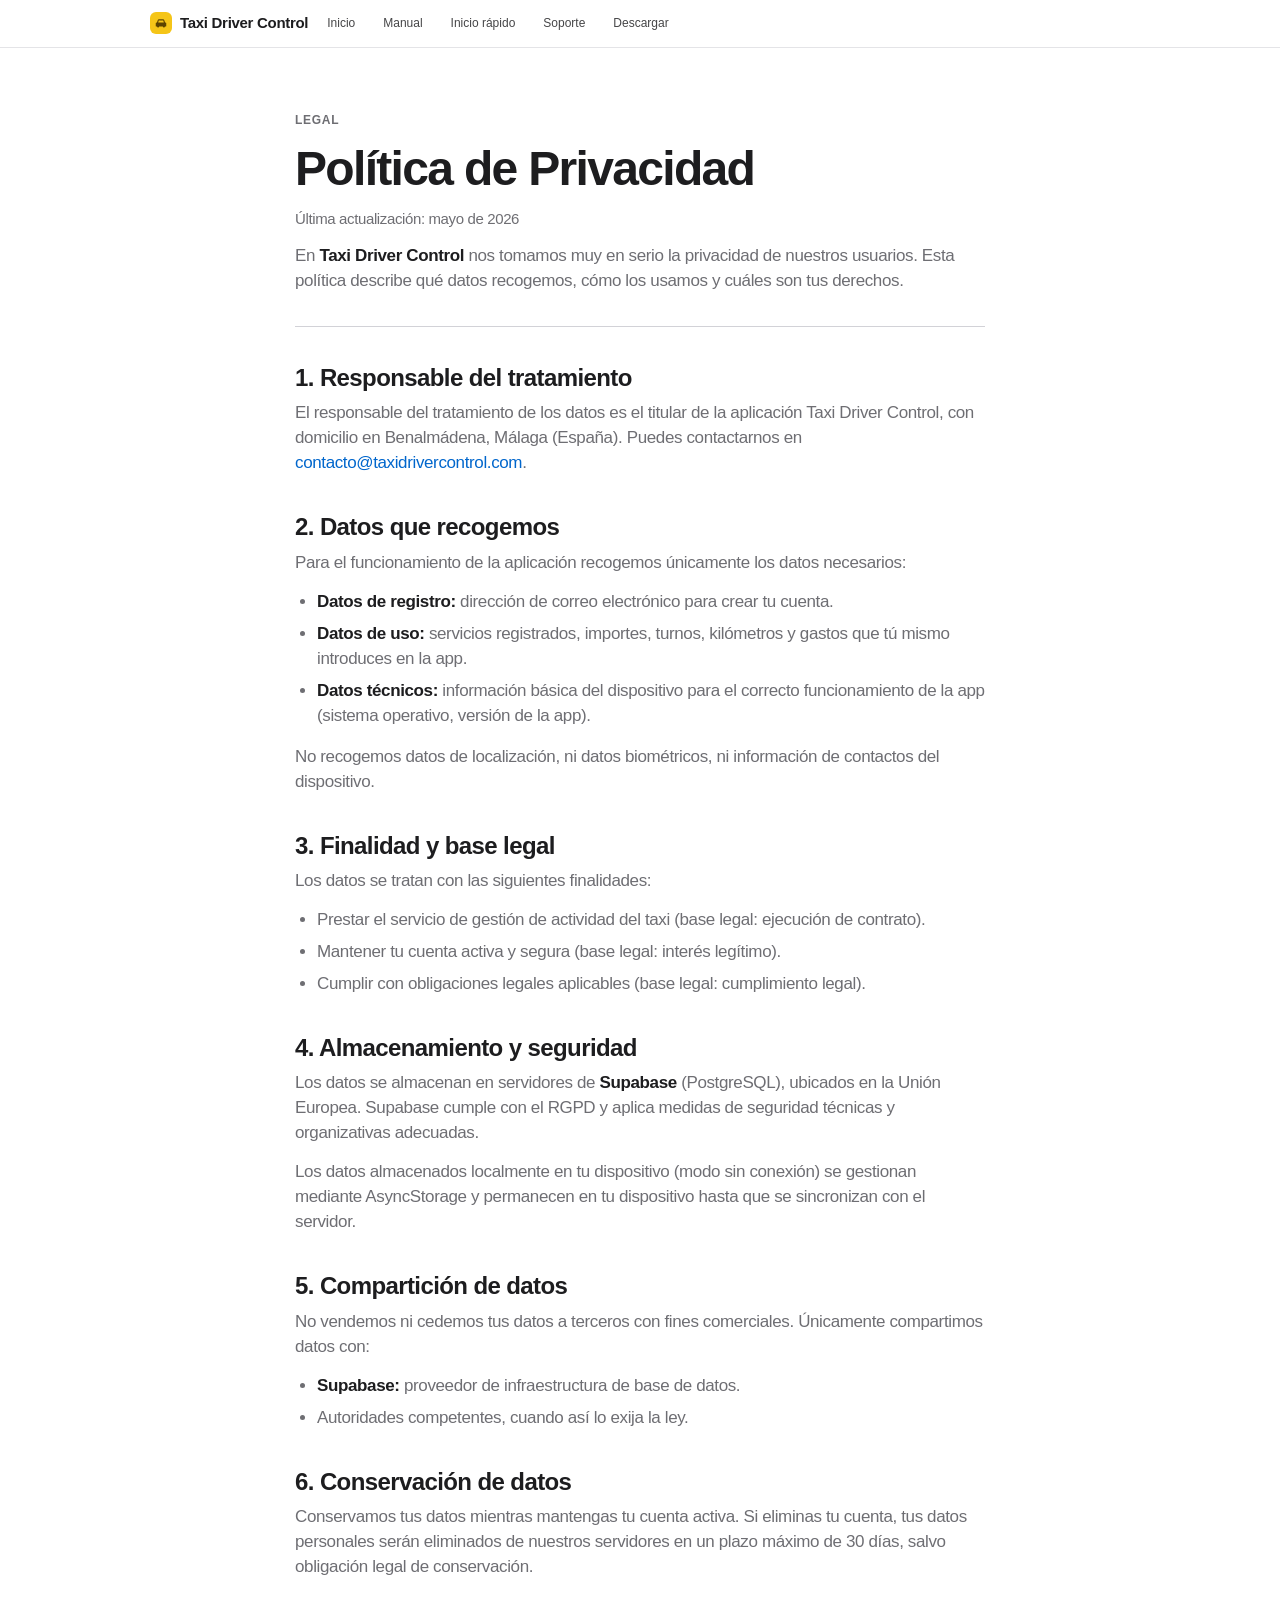
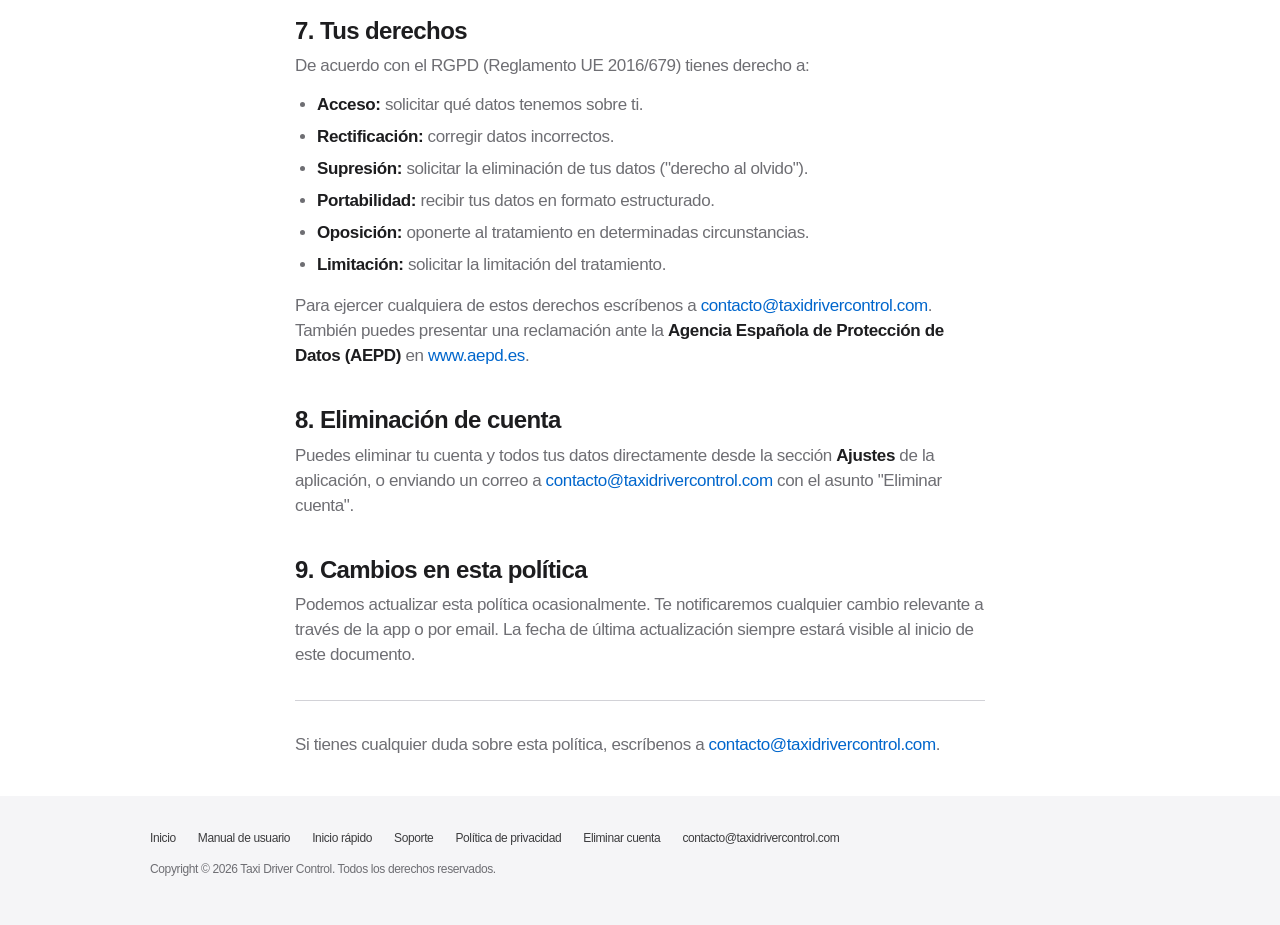
<file: privacidad.html>
<!DOCTYPE html>
<html lang="es">
<head>
<meta charset="UTF-8">
<meta name="viewport" content="width=device-width, initial-scale=1, viewport-fit=cover">
<title>Política de privacidad — Taxi Driver Control</title>
<meta name="description" content="Qué datos recoge Taxi Driver Control, cómo se usan y cuáles son tus derechos.">
<link rel="canonical" href="https://taxidrivercontrol.com/privacidad.html">
<meta name="theme-color" content="#ffffff" media="(prefers-color-scheme: light)">
<meta name="theme-color" content="#000000" media="(prefers-color-scheme: dark)">
<link rel="icon" type="image/png" href="/favicon.png">
<link rel="apple-touch-icon" href="/apple-touch-icon.png">
<meta property="og:title" content="Política de privacidad — Taxi Driver Control">
<meta property="og:description" content="Qué datos recoge Taxi Driver Control, cómo se usan y cuáles son tus derechos.">
<meta property="og:url" content="https://taxidrivercontrol.com/privacidad.html">
<meta property="og:type" content="website">
<meta property="og:image" content="https://taxidrivercontrol.com/og-image.jpg">
<meta property="og:image:width" content="1200">
<meta property="og:image:height" content="630">
<meta property="og:site_name" content="Taxi Driver Control">
<meta name="twitter:card" content="summary_large_image">
<link rel="stylesheet" href="/estilo.css">
<script async src="https://www.googletagmanager.com/gtag/js?id=G-44CJNMQ6ED"></script>
<script>window.dataLayer=window.dataLayer||[];function gtag(){dataLayer.push(arguments);}gtag('js',new Date());gtag('config','G-44CJNMQ6ED');</script>
</head>
<body class="doc pagina">

  <a class="skip" href="#main">Saltar al contenido</a>

<div class="nav">
  <div class="nav-in">
    <a class="apple-brand" href="/"><span class="glyph" aria-hidden="true"><svg viewBox="0 0 24 24" fill="#5c4400"><path d="M5 11l1.5-4A2 2 0 0 1 8.4 5.7h7.2A2 2 0 0 1 17.5 7L19 11h.5a1.5 1.5 0 0 1 1.5 1.5V17a1 1 0 0 1-1 1h-1.2a1.8 1.8 0 0 1-3.6 0H8.8a1.8 1.8 0 0 1-3.6 0H4a1 1 0 0 1-1-1v-4.5A1.5 1.5 0 0 1 4.5 11H5zm2.1 0h9.8l-1.1-3.1a.6.6 0 0 0-.6-.4H8.8a.6.6 0 0 0-.6.4L7.1 11z"/></svg></span>
      Taxi Driver Control</a>
    <nav aria-label="Principal">
      <ul>
        <li><a href="/">Inicio</a></li>
        <li><a href="/manual.html">Manual</a></li>
        <li><a href="/inicio-rapido.html">Inicio rápido</a></li>
        <li><a href="/soporte.html">Soporte</a></li>
        <li><a href="/#descargar">Descargar</a></li>
      </ul>
    </nav>
    <button class="navbtn" id="navbtn" aria-label="Abrir menú" aria-expanded="false" aria-controls="drawer">
      <span></span><span></span><span></span>
    </button>
  </div>
</div>
<div class="drawer" id="drawer">
  <a href="/">Inicio</a>
  <a href="/manual.html">Manual</a>
  <a href="/inicio-rapido.html">Inicio rápido</a>
  <a href="/soporte.html">Soporte</a>
  <a href="/#descargar">Descargar</a>
</div>

  <main id="main">
    <p class="page-label">Legal</p>
    <h1>Política de Privacidad</h1>
    <p class="fecha">Última actualización: mayo de 2026</p>

    <p>En <strong>Taxi Driver Control</strong> nos tomamos muy en serio la privacidad de nuestros usuarios. Esta política describe qué datos recogemos, cómo los usamos y cuáles son tus derechos.</p>

    <hr class="divider" />

    <h2>1. Responsable del tratamiento</h2>
    <p>El responsable del tratamiento de los datos es el titular de la aplicación Taxi Driver Control, con domicilio en Benalmádena, Málaga (España). Puedes contactarnos en <a href="mailto:contacto@taxidrivercontrol.com">contacto@taxidrivercontrol.com</a>.</p>

    <h2>2. Datos que recogemos</h2>
    <p>Para el funcionamiento de la aplicación recogemos únicamente los datos necesarios:</p>
    <ul>
      <li><strong>Datos de registro:</strong> dirección de correo electrónico para crear tu cuenta.</li>
      <li><strong>Datos de uso:</strong> servicios registrados, importes, turnos, kilómetros y gastos que tú mismo introduces en la app.</li>
      <li><strong>Datos técnicos:</strong> información básica del dispositivo para el correcto funcionamiento de la app (sistema operativo, versión de la app).</li>
    </ul>
    <p>No recogemos datos de localización, ni datos biométricos, ni información de contactos del dispositivo.</p>

    <h2>3. Finalidad y base legal</h2>
    <p>Los datos se tratan con las siguientes finalidades:</p>
    <ul>
      <li>Prestar el servicio de gestión de actividad del taxi (base legal: ejecución de contrato).</li>
      <li>Mantener tu cuenta activa y segura (base legal: interés legítimo).</li>
      <li>Cumplir con obligaciones legales aplicables (base legal: cumplimiento legal).</li>
    </ul>

    <h2>4. Almacenamiento y seguridad</h2>
    <p>Los datos se almacenan en servidores de <strong>Supabase</strong> (PostgreSQL), ubicados en la Unión Europea. Supabase cumple con el RGPD y aplica medidas de seguridad técnicas y organizativas adecuadas.</p>
    <p>Los datos almacenados localmente en tu dispositivo (modo sin conexión) se gestionan mediante AsyncStorage y permanecen en tu dispositivo hasta que se sincronizan con el servidor.</p>

    <h2>5. Compartición de datos</h2>
    <p>No vendemos ni cedemos tus datos a terceros con fines comerciales. Únicamente compartimos datos con:</p>
    <ul>
      <li><strong>Supabase:</strong> proveedor de infraestructura de base de datos.</li>
      <li>Autoridades competentes, cuando así lo exija la ley.</li>
    </ul>

    <h2>6. Conservación de datos</h2>
    <p>Conservamos tus datos mientras mantengas tu cuenta activa. Si eliminas tu cuenta, tus datos personales serán eliminados de nuestros servidores en un plazo máximo de 30 días, salvo obligación legal de conservación.</p>

    <h2>7. Tus derechos</h2>
    <p>De acuerdo con el RGPD (Reglamento UE 2016/679) tienes derecho a:</p>
    <ul>
      <li><strong>Acceso:</strong> solicitar qué datos tenemos sobre ti.</li>
      <li><strong>Rectificación:</strong> corregir datos incorrectos.</li>
      <li><strong>Supresión:</strong> solicitar la eliminación de tus datos ("derecho al olvido").</li>
      <li><strong>Portabilidad:</strong> recibir tus datos en formato estructurado.</li>
      <li><strong>Oposición:</strong> oponerte al tratamiento en determinadas circunstancias.</li>
      <li><strong>Limitación:</strong> solicitar la limitación del tratamiento.</li>
    </ul>
    <p>Para ejercer cualquiera de estos derechos escríbenos a <a href="mailto:contacto@taxidrivercontrol.com">contacto@taxidrivercontrol.com</a>. También puedes presentar una reclamación ante la <strong>Agencia Española de Protección de Datos (AEPD)</strong> en <a href="https://www.aepd.es" target="_blank">www.aepd.es</a>.</p>

    <h2>8. Eliminación de cuenta</h2>
    <p>Puedes eliminar tu cuenta y todos tus datos directamente desde la sección <strong>Ajustes</strong> de la aplicación, o enviando un correo a <a href="mailto:contacto@taxidrivercontrol.com">contacto@taxidrivercontrol.com</a> con el asunto "Eliminar cuenta".</p>

    <h2>9. Cambios en esta política</h2>
    <p>Podemos actualizar esta política ocasionalmente. Te notificaremos cualquier cambio relevante a través de la app o por email. La fecha de última actualización siempre estará visible al inicio de este documento.</p>

    <hr class="divider" />
    <p>Si tienes cualquier duda sobre esta política, escríbenos a <a href="mailto:contacto@taxidrivercontrol.com">contacto@taxidrivercontrol.com</a>.</p>
  </main>

  <footer>
  <div class="w">
    <div class="fnav">
      <a href="/">Inicio</a>
      <a href="/manual.html">Manual de usuario</a>
      <a href="/inicio-rapido.html">Inicio rápido</a>
      <a href="/soporte.html">Soporte</a>
      <a href="/privacidad.html">Política de privacidad</a>
      <a href="/eliminar-cuenta.html">Eliminar cuenta</a>
      <a href="mailto:contacto@taxidrivercontrol.com">contacto@taxidrivercontrol.com</a>
    </div>
    <p>Copyright © 2026 Taxi Driver Control. Todos los derechos reservados.</p>
  </div>
</footer>

<script>
  (function(){
    var b=document.getElementById('navbtn'), d=document.getElementById('drawer');
    function cerrar(){d.classList.remove('open');b.setAttribute('aria-expanded','false');b.setAttribute('aria-label','Abrir menú');}
    b.addEventListener('click',function(){
      var abierto=d.classList.toggle('open');
      b.setAttribute('aria-expanded',String(abierto));
      b.setAttribute('aria-label',abierto?'Cerrar menú':'Abrir menú');
    });
    d.addEventListener('click',function(e){if(e.target.closest('a'))cerrar();});
    document.addEventListener('keydown',function(e){if(e.key==='Escape'&&d.classList.contains('open')){cerrar();b.focus();}});

    var reduce=window.matchMedia('(prefers-reduced-motion: reduce)').matches;
    var items=[].slice.call(document.querySelectorAll('.rv, .paso, .step, .seccion-header, .cta-card'));
    items.forEach(function(el){el.classList.add('rv');});
    if(reduce||!('IntersectionObserver' in window)){
      items.forEach(function(el){el.classList.add('in')});
      return;
    }
    var io=new IntersectionObserver(function(es){
      es.forEach(function(en){if(en.isIntersecting){en.target.classList.add('in');io.unobserve(en.target);}});
    },{rootMargin:'0px 0px -10% 0px',threshold:.06});
    items.forEach(function(el){io.observe(el)});
  })();
</script>
</body>
</html>
</file>
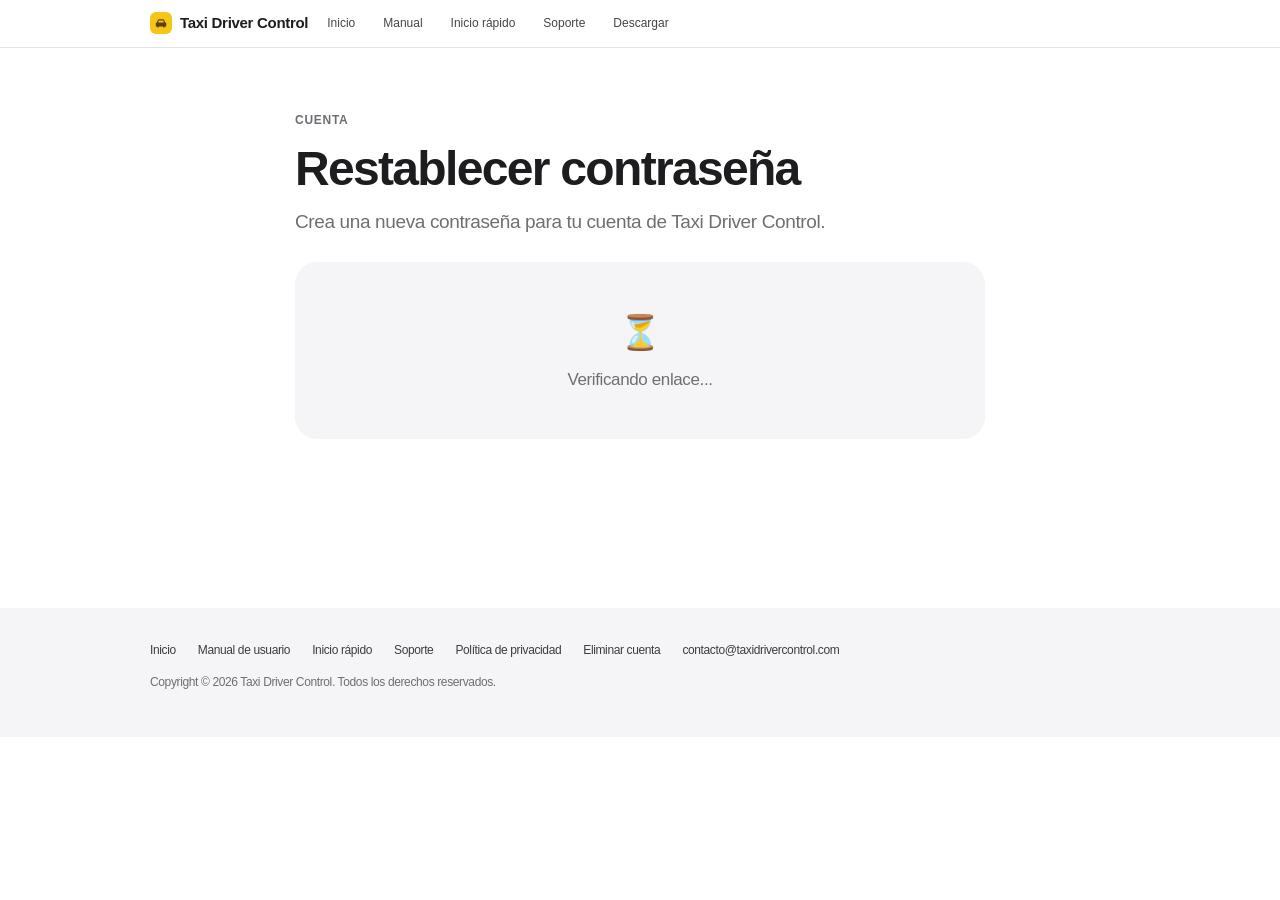
<file: reset-password.html>
<!DOCTYPE html>
<html lang="es">
<head>
<meta charset="UTF-8">
<meta name="viewport" content="width=device-width, initial-scale=1, viewport-fit=cover">
<title>Restablecer contraseña — Taxi Driver Control</title>
<meta name="description" content="Crea una nueva contraseña para tu cuenta de Taxi Driver Control.">
<link rel="canonical" href="https://taxidrivercontrol.com/reset-password.html">
<meta name="theme-color" content="#ffffff" media="(prefers-color-scheme: light)">
<meta name="theme-color" content="#000000" media="(prefers-color-scheme: dark)">
<link rel="icon" type="image/png" href="/favicon.png">
<link rel="apple-touch-icon" href="/apple-touch-icon.png">
<meta property="og:title" content="Restablecer contraseña — Taxi Driver Control">
<meta property="og:description" content="Crea una nueva contraseña para tu cuenta de Taxi Driver Control.">
<meta property="og:url" content="https://taxidrivercontrol.com/reset-password.html">
<meta property="og:type" content="website">
<meta property="og:image" content="https://taxidrivercontrol.com/og-image.jpg">
<meta property="og:image:width" content="1200">
<meta property="og:image:height" content="630">
<meta property="og:site_name" content="Taxi Driver Control">
<meta name="twitter:card" content="summary_large_image">
<link rel="stylesheet" href="/estilo.css">
<script async src="https://www.googletagmanager.com/gtag/js?id=G-44CJNMQ6ED"></script>
<script>window.dataLayer=window.dataLayer||[];function gtag(){dataLayer.push(arguments);}gtag('js',new Date());gtag('config','G-44CJNMQ6ED');</script>
</head>
<body class="doc pagina">

  <a class="skip" href="#main">Saltar al contenido</a>

<div class="nav">
  <div class="nav-in">
    <a class="apple-brand" href="/"><span class="glyph" aria-hidden="true"><svg viewBox="0 0 24 24" fill="#5c4400"><path d="M5 11l1.5-4A2 2 0 0 1 8.4 5.7h7.2A2 2 0 0 1 17.5 7L19 11h.5a1.5 1.5 0 0 1 1.5 1.5V17a1 1 0 0 1-1 1h-1.2a1.8 1.8 0 0 1-3.6 0H8.8a1.8 1.8 0 0 1-3.6 0H4a1 1 0 0 1-1-1v-4.5A1.5 1.5 0 0 1 4.5 11H5zm2.1 0h9.8l-1.1-3.1a.6.6 0 0 0-.6-.4H8.8a.6.6 0 0 0-.6.4L7.1 11z"/></svg></span>
      Taxi Driver Control</a>
    <nav aria-label="Principal">
      <ul>
        <li><a href="/">Inicio</a></li>
        <li><a href="/manual.html">Manual</a></li>
        <li><a href="/inicio-rapido.html">Inicio rápido</a></li>
        <li><a href="/soporte.html">Soporte</a></li>
        <li><a href="/#descargar">Descargar</a></li>
      </ul>
    </nav>
    <button class="navbtn" id="navbtn" aria-label="Abrir menú" aria-expanded="false" aria-controls="drawer">
      <span></span><span></span><span></span>
    </button>
  </div>
</div>
<div class="drawer" id="drawer">
  <a href="/">Inicio</a>
  <a href="/manual.html">Manual</a>
  <a href="/inicio-rapido.html">Inicio rápido</a>
  <a href="/soporte.html">Soporte</a>
  <a href="/#descargar">Descargar</a>
</div>

  <main id="main">
    <p class="page-label">Cuenta</p>
    <h1>Restablecer contraseña</h1>
    <p class="subtitulo">Crea una nueva contraseña para tu cuenta de Taxi Driver Control.</p>

    <div class="card">

      <!-- Estado: verificando el enlace -->
      <div id="estado-verificando" class="estado">
        <div class="estado-icono">⏳</div>
        <p class="estado-texto">Verificando enlace...</p>
      </div>

      <!-- Estado: enlace inválido o caducado -->
      <div id="estado-invalido" class="estado oculto">
        <div class="estado-icono">⚠️</div>
        <p class="estado-texto">Este enlace no es válido o ha caducado. Solicita uno nuevo desde la app pulsando "He olvidado la contraseña".</p>
      </div>

      <!-- Formulario -->
      <form id="form-reset" class="oculto" novalidate>
        <div class="campo">
          <label for="password">Nueva contraseña</label>
          <input type="password" id="password" name="password" autocomplete="new-password" minlength="6" required />
        </div>
        <div class="campo">
          <label for="password-confirm">Confirmar contraseña</label>
          <input type="password" id="password-confirm" name="password-confirm" autocomplete="new-password" minlength="6" required />
        </div>
        <p id="mensaje-error" class="mensaje-error oculto"></p>
        <button type="submit" id="btn-submit" class="btn-amarillo">Cambiar contraseña</button>
      </form>

      <!-- Estado: éxito -->
      <div id="estado-exito" class="estado oculto">
        <div class="estado-icono">✅</div>
        <p class="estado-texto">Contraseña actualizada, ya puedes volver a la app.</p>
      </div>

    </div>
  </main>

  <footer>
  <div class="w">
    <div class="fnav">
      <a href="/">Inicio</a>
      <a href="/manual.html">Manual de usuario</a>
      <a href="/inicio-rapido.html">Inicio rápido</a>
      <a href="/soporte.html">Soporte</a>
      <a href="/privacidad.html">Política de privacidad</a>
      <a href="/eliminar-cuenta.html">Eliminar cuenta</a>
      <a href="mailto:contacto@taxidrivercontrol.com">contacto@taxidrivercontrol.com</a>
    </div>
    <p>Copyright © 2026 Taxi Driver Control. Todos los derechos reservados.</p>
  </div>
</footer>

  <script type="module">
    import { createClient } from 'https://esm.sh/@supabase/supabase-js@2';

    const SUPABASE_URL = 'https://mekruscspksvfspwwuis.supabase.co';
    const SUPABASE_ANON_KEY = 'sb_publishable_mYngfXgZ58CgR9Dk7x_aIw_9rPDirf6';

    const supabase = createClient(SUPABASE_URL, SUPABASE_ANON_KEY);

    const estadoVerificando = document.getElementById('estado-verificando');
    const estadoInvalido = document.getElementById('estado-invalido');
    const estadoExito = document.getElementById('estado-exito');
    const form = document.getElementById('form-reset');
    const mensajeError = document.getElementById('mensaje-error');
    const btnSubmit = document.getElementById('btn-submit');

    function mostrar(elemento) {
      [estadoVerificando, estadoInvalido, estadoExito, form].forEach((el) => el.classList.add('oculto'));
      elemento.classList.remove('oculto');
    }

    function mostrarError(texto) {
      mensajeError.textContent = texto;
      mensajeError.classList.remove('oculto');
    }

    async function init() {
      const { data, error } = await supabase.auth.getSession();

      if (error || !data.session) {
        mostrar(estadoInvalido);
        return;
      }

      mostrar(form);
    }

    form.addEventListener('submit', async (event) => {
      event.preventDefault();
      mensajeError.classList.add('oculto');

      const password = document.getElementById('password').value;
      const passwordConfirm = document.getElementById('password-confirm').value;

      if (password.length < 6) {
        mostrarError('La contraseña debe tener al menos 6 caracteres.');
        return;
      }

      if (password !== passwordConfirm) {
        mostrarError('Las contraseñas no coinciden.');
        return;
      }

      btnSubmit.disabled = true;
      btnSubmit.textContent = 'Actualizando...';

      const { error } = await supabase.auth.updateUser({ password });

      if (error) {
        btnSubmit.disabled = false;
        btnSubmit.textContent = 'Cambiar contraseña';
        mostrarError(error.message);
        return;
      }

      mostrar(estadoExito);
    });

    init();
  </script>

<script>
  (function(){
    var b=document.getElementById('navbtn'), d=document.getElementById('drawer');
    function cerrar(){d.classList.remove('open');b.setAttribute('aria-expanded','false');b.setAttribute('aria-label','Abrir menú');}
    b.addEventListener('click',function(){
      var abierto=d.classList.toggle('open');
      b.setAttribute('aria-expanded',String(abierto));
      b.setAttribute('aria-label',abierto?'Cerrar menú':'Abrir menú');
    });
    d.addEventListener('click',function(e){if(e.target.closest('a'))cerrar();});
    document.addEventListener('keydown',function(e){if(e.key==='Escape'&&d.classList.contains('open')){cerrar();b.focus();}});

    var reduce=window.matchMedia('(prefers-reduced-motion: reduce)').matches;
    var items=[].slice.call(document.querySelectorAll('.rv, .paso, .step, .seccion-header, .cta-card'));
    items.forEach(function(el){el.classList.add('rv');});
    if(reduce||!('IntersectionObserver' in window)){
      items.forEach(function(el){el.classList.add('in')});
      return;
    }
    var io=new IntersectionObserver(function(es){
      es.forEach(function(en){if(en.isIntersecting){en.target.classList.add('in');io.unobserve(en.target);}});
    },{rootMargin:'0px 0px -10% 0px',threshold:.06});
    items.forEach(function(el){io.observe(el)});
  })();
</script>
</body>
</html>
</file>
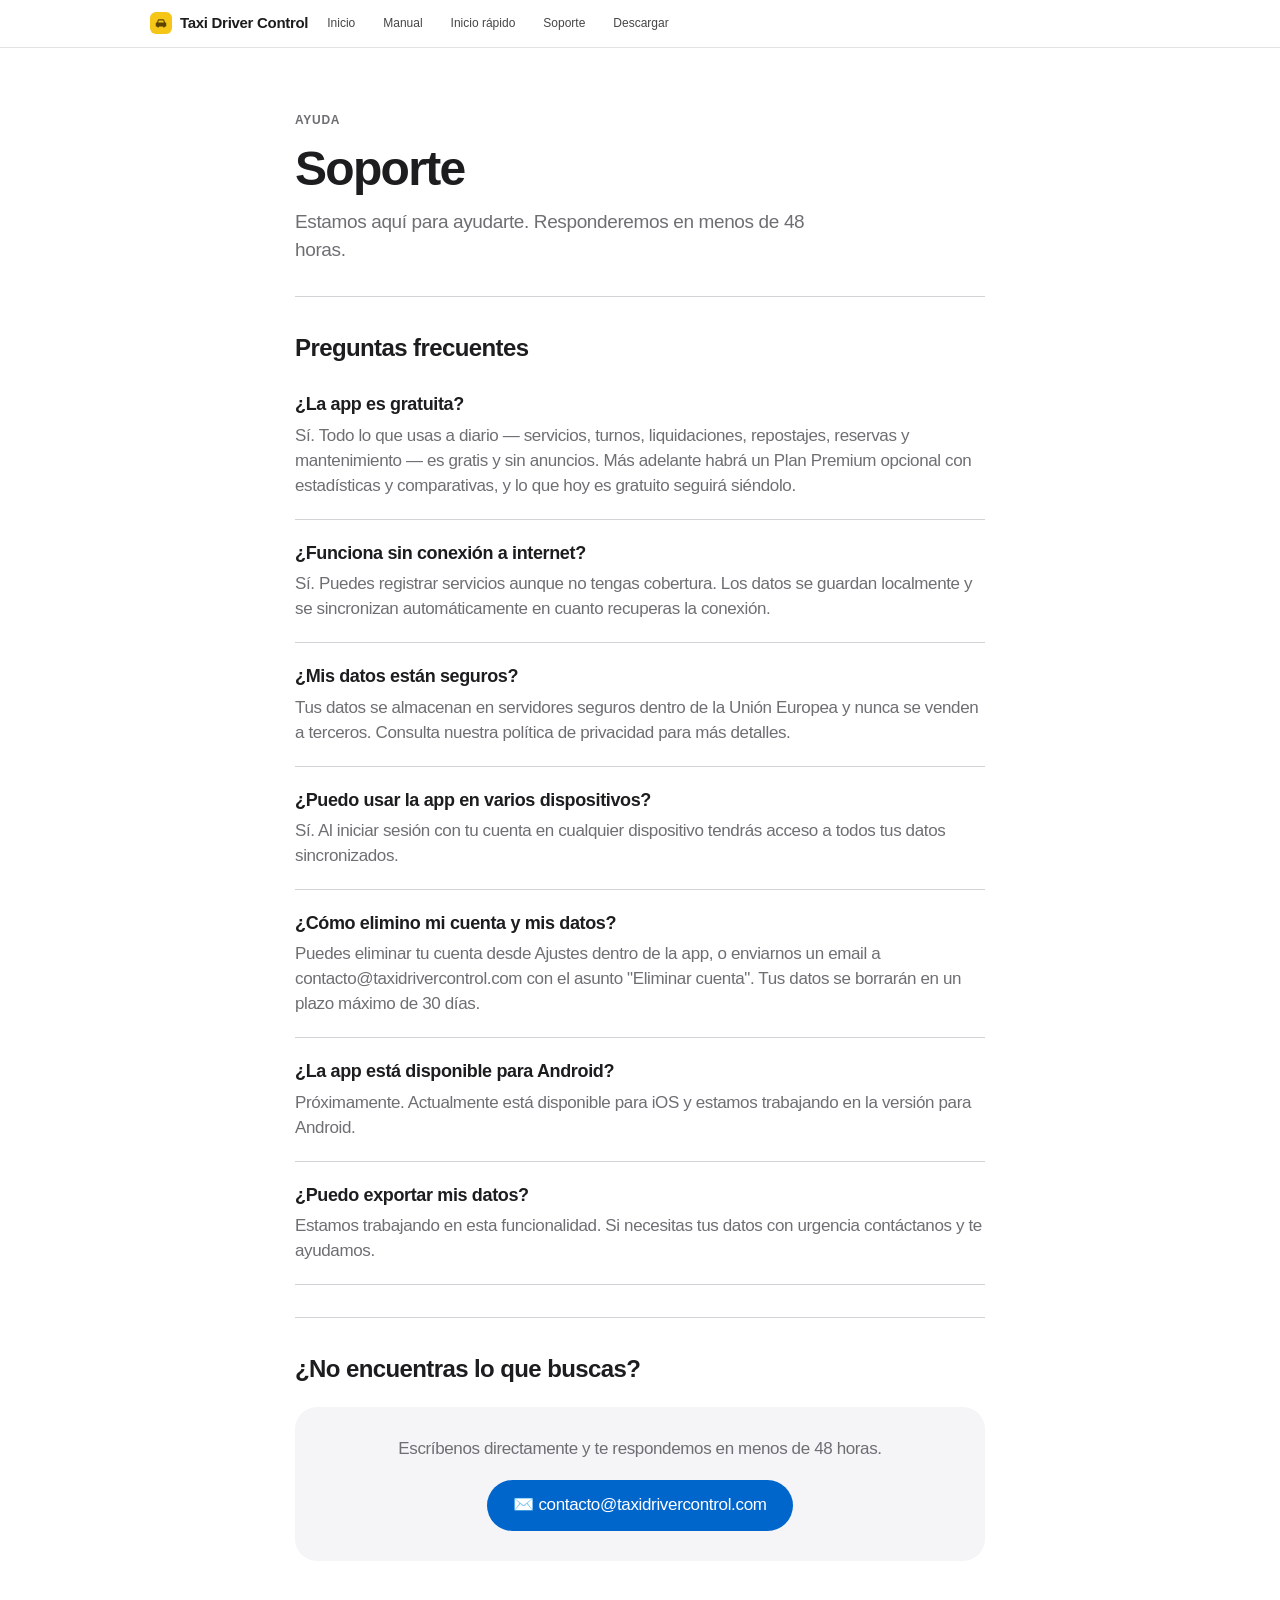
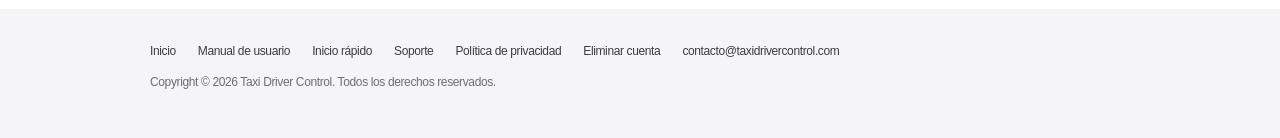
<file: soporte.html>
<!DOCTYPE html>
<html lang="es">
<head>
<meta charset="UTF-8">
<meta name="viewport" content="width=device-width, initial-scale=1, viewport-fit=cover">
<title>Soporte — Taxi Driver Control</title>
<meta name="description" content="Ayuda y preguntas frecuentes de Taxi Driver Control. Escríbenos y respondemos en menos de 48 horas.">
<link rel="canonical" href="https://taxidrivercontrol.com/soporte.html">
<meta name="theme-color" content="#ffffff" media="(prefers-color-scheme: light)">
<meta name="theme-color" content="#000000" media="(prefers-color-scheme: dark)">
<link rel="icon" type="image/png" href="/favicon.png">
<link rel="apple-touch-icon" href="/apple-touch-icon.png">
<meta property="og:title" content="Soporte — Taxi Driver Control">
<meta property="og:description" content="Ayuda y preguntas frecuentes de Taxi Driver Control. Escríbenos y respondemos en menos de 48 horas.">
<meta property="og:url" content="https://taxidrivercontrol.com/soporte.html">
<meta property="og:type" content="website">
<meta property="og:image" content="https://taxidrivercontrol.com/og-image.jpg">
<meta property="og:image:width" content="1200">
<meta property="og:image:height" content="630">
<meta property="og:site_name" content="Taxi Driver Control">
<meta name="twitter:card" content="summary_large_image">
<link rel="stylesheet" href="/estilo.css">
<script async src="https://www.googletagmanager.com/gtag/js?id=G-44CJNMQ6ED"></script>
<script>window.dataLayer=window.dataLayer||[];function gtag(){dataLayer.push(arguments);}gtag('js',new Date());gtag('config','G-44CJNMQ6ED');</script>
</head>
<body class="doc pagina">

  <a class="skip" href="#main">Saltar al contenido</a>

<div class="nav">
  <div class="nav-in">
    <a class="apple-brand" href="/"><span class="glyph" aria-hidden="true"><svg viewBox="0 0 24 24" fill="#5c4400"><path d="M5 11l1.5-4A2 2 0 0 1 8.4 5.7h7.2A2 2 0 0 1 17.5 7L19 11h.5a1.5 1.5 0 0 1 1.5 1.5V17a1 1 0 0 1-1 1h-1.2a1.8 1.8 0 0 1-3.6 0H8.8a1.8 1.8 0 0 1-3.6 0H4a1 1 0 0 1-1-1v-4.5A1.5 1.5 0 0 1 4.5 11H5zm2.1 0h9.8l-1.1-3.1a.6.6 0 0 0-.6-.4H8.8a.6.6 0 0 0-.6.4L7.1 11z"/></svg></span>
      Taxi Driver Control</a>
    <nav aria-label="Principal">
      <ul>
        <li><a href="/">Inicio</a></li>
        <li><a href="/manual.html">Manual</a></li>
        <li><a href="/inicio-rapido.html">Inicio rápido</a></li>
        <li><a href="/soporte.html">Soporte</a></li>
        <li><a href="/#descargar">Descargar</a></li>
      </ul>
    </nav>
    <button class="navbtn" id="navbtn" aria-label="Abrir menú" aria-expanded="false" aria-controls="drawer">
      <span></span><span></span><span></span>
    </button>
  </div>
</div>
<div class="drawer" id="drawer">
  <a href="/">Inicio</a>
  <a href="/manual.html">Manual</a>
  <a href="/inicio-rapido.html">Inicio rápido</a>
  <a href="/soporte.html">Soporte</a>
  <a href="/#descargar">Descargar</a>
</div>

  <main id="main">
    <p class="page-label">Ayuda</p>
    <h1>Soporte</h1>
    <p class="subtitulo">Estamos aquí para ayudarte. Responderemos en menos de 48 horas.</p>

    <hr class="divider" />

    <h2>Preguntas frecuentes</h2>

    <div class="faq-item">
      <p class="faq-pregunta">¿La app es gratuita?</p>
      <p class="faq-respuesta">Sí. Todo lo que usas a diario — servicios, turnos, liquidaciones, repostajes, reservas y mantenimiento — es gratis y sin anuncios. Más adelante habrá un Plan Premium opcional con estadísticas y comparativas, y lo que hoy es gratuito seguirá siéndolo.</p>
    </div>

    <div class="faq-item">
      <p class="faq-pregunta">¿Funciona sin conexión a internet?</p>
      <p class="faq-respuesta">Sí. Puedes registrar servicios aunque no tengas cobertura. Los datos se guardan localmente y se sincronizan automáticamente en cuanto recuperas la conexión.</p>
    </div>

    <div class="faq-item">
      <p class="faq-pregunta">¿Mis datos están seguros?</p>
      <p class="faq-respuesta">Tus datos se almacenan en servidores seguros dentro de la Unión Europea y nunca se venden a terceros. Consulta nuestra política de privacidad para más detalles.</p>
    </div>

    <div class="faq-item">
      <p class="faq-pregunta">¿Puedo usar la app en varios dispositivos?</p>
      <p class="faq-respuesta">Sí. Al iniciar sesión con tu cuenta en cualquier dispositivo tendrás acceso a todos tus datos sincronizados.</p>
    </div>

    <div class="faq-item">
      <p class="faq-pregunta">¿Cómo elimino mi cuenta y mis datos?</p>
      <p class="faq-respuesta">Puedes eliminar tu cuenta desde Ajustes dentro de la app, o enviarnos un email a contacto@taxidrivercontrol.com con el asunto "Eliminar cuenta". Tus datos se borrarán en un plazo máximo de 30 días.</p>
    </div>

    <div class="faq-item">
      <p class="faq-pregunta">¿La app está disponible para Android?</p>
      <p class="faq-respuesta">Próximamente. Actualmente está disponible para iOS y estamos trabajando en la versión para Android.</p>
    </div>

    <div class="faq-item">
      <p class="faq-pregunta">¿Puedo exportar mis datos?</p>
      <p class="faq-respuesta">Estamos trabajando en esta funcionalidad. Si necesitas tus datos con urgencia contáctanos y te ayudamos.</p>
    </div>

    <hr class="divider" />

    <h2>¿No encuentras lo que buscas?</h2>

    <div class="contact-card">
      <p>Escríbenos directamente y te respondemos en menos de 48 horas.</p>
      <a href="mailto:contacto@taxidrivercontrol.com" class="btn-email">✉️ contacto@taxidrivercontrol.com</a>
    </div>

  </main>

  <footer>
  <div class="w">
    <div class="fnav">
      <a href="/">Inicio</a>
      <a href="/manual.html">Manual de usuario</a>
      <a href="/inicio-rapido.html">Inicio rápido</a>
      <a href="/soporte.html">Soporte</a>
      <a href="/privacidad.html">Política de privacidad</a>
      <a href="/eliminar-cuenta.html">Eliminar cuenta</a>
      <a href="mailto:contacto@taxidrivercontrol.com">contacto@taxidrivercontrol.com</a>
    </div>
    <p>Copyright © 2026 Taxi Driver Control. Todos los derechos reservados.</p>
  </div>
</footer>

<script>
  (function(){
    var b=document.getElementById('navbtn'), d=document.getElementById('drawer');
    function cerrar(){d.classList.remove('open');b.setAttribute('aria-expanded','false');b.setAttribute('aria-label','Abrir menú');}
    b.addEventListener('click',function(){
      var abierto=d.classList.toggle('open');
      b.setAttribute('aria-expanded',String(abierto));
      b.setAttribute('aria-label',abierto?'Cerrar menú':'Abrir menú');
    });
    d.addEventListener('click',function(e){if(e.target.closest('a'))cerrar();});
    document.addEventListener('keydown',function(e){if(e.key==='Escape'&&d.classList.contains('open')){cerrar();b.focus();}});

    var reduce=window.matchMedia('(prefers-reduced-motion: reduce)').matches;
    var items=[].slice.call(document.querySelectorAll('.rv, .paso, .step, .seccion-header, .cta-card'));
    items.forEach(function(el){el.classList.add('rv');});
    if(reduce||!('IntersectionObserver' in window)){
      items.forEach(function(el){el.classList.add('in')});
      return;
    }
    var io=new IntersectionObserver(function(es){
      es.forEach(function(en){if(en.isIntersecting){en.target.classList.add('in');io.unobserve(en.target);}});
    },{rootMargin:'0px 0px -10% 0px',threshold:.06});
    items.forEach(function(el){io.observe(el)});
  })();
</script>
</body>
</html>
</file>
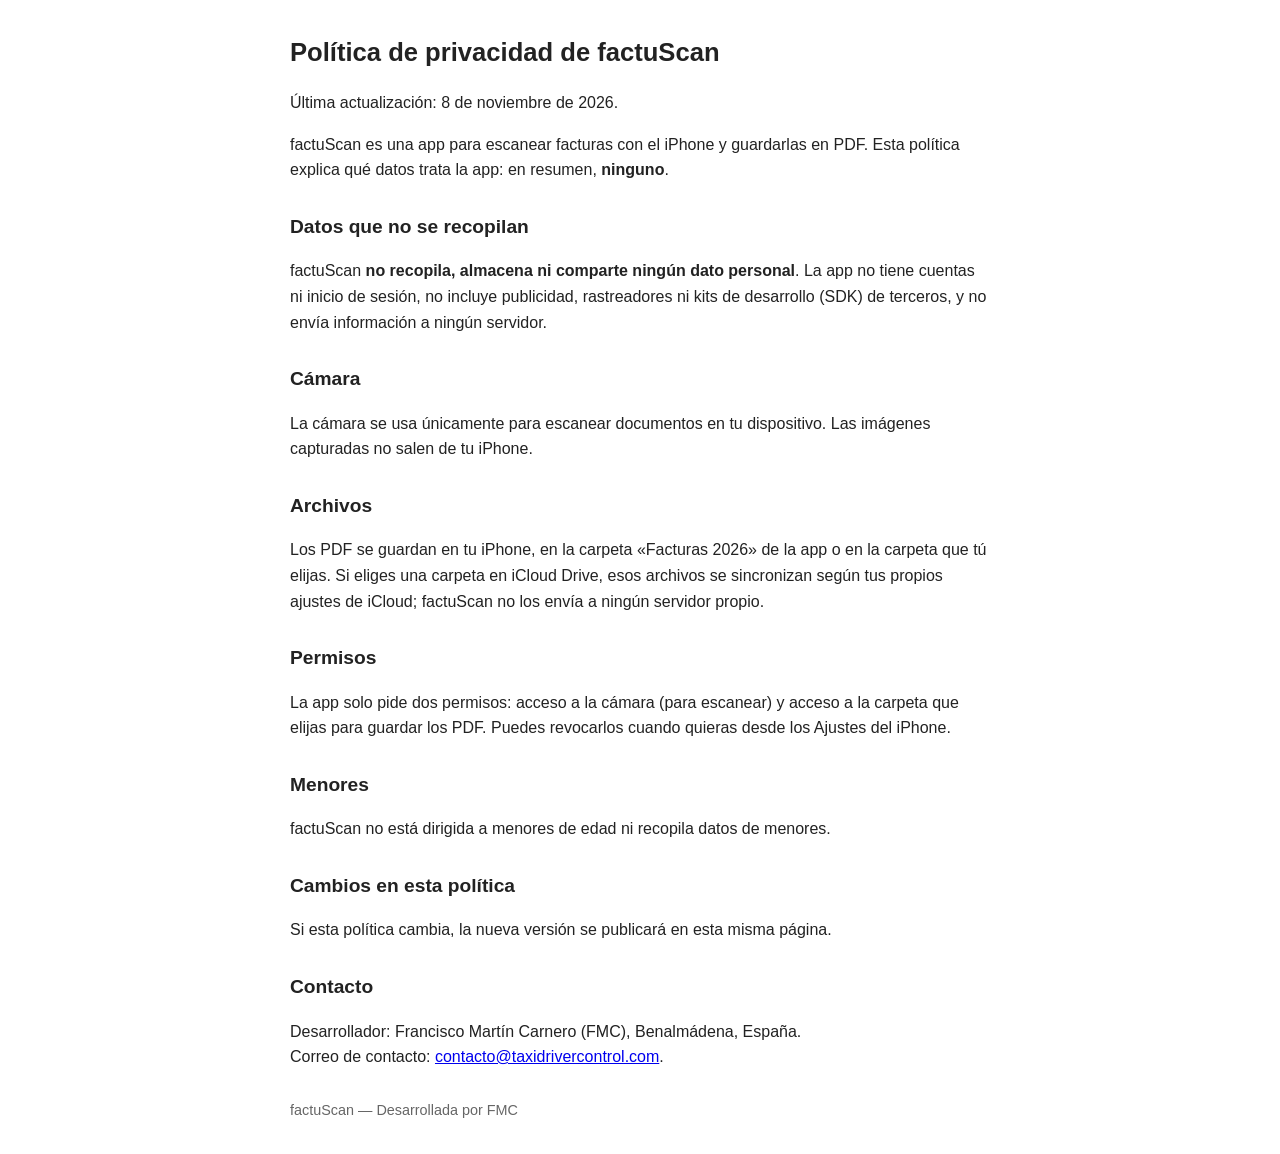
<file: factuScan/privacidad.html>
<!DOCTYPE html>
<html lang="es">
<head>
<meta charset="utf-8">
<meta name="viewport" content="width=device-width, initial-scale=1">
<title>Política de privacidad — factuScan</title>
<style>
  body { font-family: -apple-system, BlinkMacSystemFont, "Segoe UI", Helvetica, Arial, sans-serif; max-width: 700px; margin: 2em auto; padding: 0 1em; line-height: 1.6; color: #222; }
  h1 { font-size: 1.6em; }
  h2 { font-size: 1.2em; margin-top: 1.5em; }
  footer { margin-top: 2em; font-size: 0.9em; color: #666; }
</style>
</head>
<body>
<h1>Política de privacidad de factuScan</h1>
<p>Última actualización: 8 de noviembre de 2026.</p>

<p>factuScan es una app para escanear facturas con el iPhone y guardarlas en PDF. Esta política explica qué datos trata la app: en resumen, <strong>ninguno</strong>.</p>

<h2>Datos que no se recopilan</h2>
<p>factuScan <strong>no recopila, almacena ni comparte ningún dato personal</strong>. La app no tiene cuentas ni inicio de sesión, no incluye publicidad, rastreadores ni kits de desarrollo (SDK) de terceros, y no envía información a ningún servidor.</p>

<h2>Cámara</h2>
<p>La cámara se usa únicamente para escanear documentos en tu dispositivo. Las imágenes capturadas no salen de tu iPhone.</p>

<h2>Archivos</h2>
<p>Los PDF se guardan en tu iPhone, en la carpeta «Facturas 2026» de la app o en la carpeta que tú elijas. Si eliges una carpeta en iCloud Drive, esos archivos se sincronizan según tus propios ajustes de iCloud; factuScan no los envía a ningún servidor propio.</p>

<h2>Permisos</h2>
<p>La app solo pide dos permisos: acceso a la cámara (para escanear) y acceso a la carpeta que elijas para guardar los PDF. Puedes revocarlos cuando quieras desde los Ajustes del iPhone.</p>

<h2>Menores</h2>
<p>factuScan no está dirigida a menores de edad ni recopila datos de menores.</p>

<h2>Cambios en esta política</h2>
<p>Si esta política cambia, la nueva versión se publicará en esta misma página.</p>

<h2>Contacto</h2>
<p>Desarrollador: Francisco Martín Carnero (FMC), Benalmádena, España.<br>
Correo de contacto: <a href="mailto:contacto@taxidrivercontrol.com">contacto@taxidrivercontrol.com</a>.</p>

<footer>factuScan — Desarrollada por FMC</footer>
</body>
</html>
</file>
<file: estilo.css>
/* Taxi Driver Control — hoja de estilo comun de todo el sitio */
:root{
    --bg:#ffffff;
    --bg-alt:#f5f5f7;
    --panel:#ffffff;
    --ink:#1d1d1f;
    --muted:#6e6e73;
    --line:#d2d2d7;
    --link:#0066cc;
    --brand:#f5c518;
    --brand-ink:#5c4400;
    --dark-bg:#0b0b0d;
    --dark-ink:#f5f5f7;
    --dark-muted:#a1a1a6;
    --focus:#0066cc;
    --nav-bg:rgba(255,255,255,.72);
  }
  @media (prefers-color-scheme: dark){
    :root:not([data-theme="light"]){
      --bg:#000000; --bg-alt:#101012; --panel:#161618; --ink:#f5f5f7; --muted:#a1a1a6;
      --line:#3a3a3c; --link:#2997ff; --brand:#f5c518; --brand-ink:#3d2d00;
      --dark-bg:#101012; --dark-ink:#f5f5f7; --dark-muted:#a1a1a6;
      --focus:#2997ff; --nav-bg:rgba(0,0,0,.72);
    }
  }
  :root[data-theme="dark"]{
    --bg:#000000; --bg-alt:#101012; --panel:#161618; --ink:#f5f5f7; --muted:#a1a1a6;
    --line:#3a3a3c; --link:#2997ff; --brand:#f5c518; --brand-ink:#3d2d00;
    --dark-bg:#101012; --dark-ink:#f5f5f7; --dark-muted:#a1a1a6;
    --focus:#2997ff; --nav-bg:rgba(0,0,0,.72);
  }
  *,*::before,*::after{box-sizing:border-box}
  html{scroll-behavior:smooth}
  body{
    margin:0;background:var(--bg);color:var(--ink);
    font-family:-apple-system,BlinkMacSystemFont,"SF Pro Text","SF Pro Display","Helvetica Neue",Helvetica,Arial,sans-serif;
    font-size:17px;line-height:1.47;letter-spacing:-.022em;-webkit-font-smoothing:antialiased;
  }
  h1,h2,h3{margin:0;font-weight:600;letter-spacing:-.03em;line-height:1.06;text-wrap:balance}
  p{margin:0}
  a{color:var(--link);text-decoration:none}
  a:hover{text-decoration:underline}
  :focus-visible{outline:3px solid var(--focus);outline-offset:4px;border-radius:6px}
  .w{max-width:1024px;margin:0 auto;padding:0 22px}
  .narrow{max-width:734px;margin:0 auto;padding:0 22px}

  /* ---------- nav ---------- */
  .skip{position:fixed;left:12px;top:-60px;background:var(--ink);color:var(--bg);padding:10px 18px;border-radius:8px;z-index:200;transition:top .15s}
  .skip:focus{top:12px}
  .nav{
    position:sticky;top:0;z-index:100;height:48px;
    background:var(--nav-bg);backdrop-filter:saturate(180%) blur(20px);-webkit-backdrop-filter:saturate(180%) blur(20px);
    border-bottom:1px solid color-mix(in srgb,var(--line) 60%,transparent);
  }
  .nav-in{max-width:1024px;margin:0 auto;height:100%;padding:0 22px;display:flex;align-items:center;gap:8px}
  .apple-brand{display:flex;align-items:center;gap:8px;color:var(--ink);font-size:15px;font-weight:600;letter-spacing:-.02em}
  .apple-brand:hover{text-decoration:none}
  .glyph{width:22px;height:22px;border-radius:6px;background:var(--brand);display:grid;place-items:center;flex:none}
  .glyph svg{width:14px;height:14px}
  .nav ul{list-style:none;display:flex;margin:0 0 0 auto;padding:0;gap:6px;align-items:center}
  .nav ul a{color:var(--ink);opacity:.82;font-size:12px;letter-spacing:0;padding:8px 11px;border-radius:6px;display:inline-block}
  .nav ul a:hover{opacity:1;text-decoration:none}
  .navbtn{display:none;margin-left:auto;width:44px;height:44px;background:none;border:0;color:var(--ink);cursor:pointer}
  .navbtn span{display:block;width:17px;height:1px;background:currentColor;margin:5px auto;transition:transform .3s,opacity .2s}
  .navbtn[aria-expanded="true"] span:nth-child(1){transform:translateY(6px) rotate(45deg)}
  .navbtn[aria-expanded="true"] span:nth-child(2){opacity:0}
  .navbtn[aria-expanded="true"] span:nth-child(3){transform:translateY(-6px) rotate(-45deg)}
  .drawer{display:none;background:var(--nav-bg);backdrop-filter:saturate(180%) blur(20px);border-bottom:1px solid var(--line);position:sticky;top:48px;z-index:99}
  .drawer.open{display:block}
  .drawer a{display:block;color:var(--ink);font-size:22px;font-weight:600;letter-spacing:-.02em;padding:15px 22px;border-bottom:1px solid color-mix(in srgb,var(--line) 55%,transparent)}
  .drawer a:hover{text-decoration:none}
  .drawer a:last-child{border-bottom:0}
  @media (max-width:833px){.nav ul{display:none}.navbtn{display:block}}

  /* ---------- typography scale ---------- */
  .display{font-size:clamp(38px,6.6vw,68px);letter-spacing:-.035em;font-weight:600}
  .headline{font-size:clamp(32px,5vw,48px);letter-spacing:-.03em;font-weight:600}
  .title{font-size:clamp(24px,3.2vw,32px);letter-spacing:-.025em;font-weight:600}
  .intro{font-size:clamp(19px,2.2vw,24px);line-height:1.35;letter-spacing:-.02em;color:var(--muted);font-weight:400}
  .eyebrow{font-size:19px;font-weight:600;letter-spacing:-.02em;color:var(--muted)}
  .body{font-size:17px;color:var(--muted)}
  .caption{font-size:13px;line-height:1.4;color:var(--muted);letter-spacing:0}

  .links{display:flex;gap:26px;flex-wrap:wrap;justify-content:center;margin-top:22px;font-size:19px;letter-spacing:-.02em}
  .links a::after{content:" ›"}
  .links.left{justify-content:flex-start}
  .pillbtn{
    display:inline-flex;align-items:center;justify-content:center;min-height:48px;padding:12px 24px;
    background:var(--link);color:#fff;border-radius:980px;font-size:17px;font-weight:400;letter-spacing:-.02em;
  }
  .pillbtn:hover{filter:brightness(1.08);text-decoration:none}
  .pillbtn.ghost{background:transparent;color:var(--link);border:1px solid var(--link)}

  /* ---------- hero ---------- */
  .hero{text-align:center;padding:72px 0 0;background:var(--bg)}
  .hero .badgeline{font-size:14px;font-weight:600;color:var(--brand-ink);background:var(--brand);display:inline-block;padding:5px 13px;border-radius:980px;letter-spacing:0;margin-bottom:20px}
  .hero .display{margin-bottom:16px}
  .hero .intro{max-width:33ch;margin:0 auto}
  .stage{margin-top:44px;padding-bottom:64px;display:flex;justify-content:center}

  /* phone */
  .phone{
    width:280px;border-radius:44px;padding:11px;background:linear-gradient(160deg,#3a3a3c,#151517);
    box-shadow:0 26px 60px rgba(0,0,0,.28);flex:none;
  }
  .screen{background:var(--bg-alt);border-radius:34px;overflow:hidden;color:var(--ink)}
  .st{display:flex;justify-content:space-between;align-items:center;padding:12px 18px 4px;font-size:11px;font-weight:600;color:var(--muted)}
  .sh{padding:6px 18px 12px;display:flex;justify-content:space-between;align-items:baseline}
  .sh b{font-size:19px;letter-spacing:-.02em}
  .live{font-size:11px;font-weight:600;color:#0a7f4f;background:#d8f3e6;padding:3px 8px;border-radius:980px}
  .sbody{padding:0 12px 14px;display:flex;flex-direction:column;gap:8px}
  .tile{background:var(--panel);border-radius:16px;padding:13px 14px}
  .tile .lbl{font-size:11px;font-weight:600;color:var(--muted);text-transform:uppercase;letter-spacing:.05em}
  .tile .big{font-size:30px;font-weight:600;letter-spacing:-.035em;font-variant-numeric:tabular-nums;margin-top:1px}
  .line{display:flex;justify-content:space-between;font-size:13px;padding:5px 0;color:var(--muted)}
  .line b{color:var(--ink);font-weight:500;font-variant-numeric:tabular-nums}
  .grid2{display:grid;grid-template-columns:1fr 1fr;gap:8px}
  .mini{background:var(--panel);border-radius:16px;padding:11px 12px;text-align:center}
  .mini .ic{font-size:19px}
  .mini .tx{font-size:11px;color:var(--muted);margin-top:3px;font-weight:500}
  .dockbar{display:flex;justify-content:space-around;padding:9px 0 13px;border-top:1px solid var(--line);background:var(--panel);font-size:10px;color:var(--muted)}
  .dockbar span{display:flex;flex-direction:column;align-items:center;gap:2px}
  .dockbar em{font-style:normal;font-size:16px}

  /* ---------- sections ---------- */
  section{padding:96px 0}
  .alt{background:var(--bg-alt)}
  .dark{background:var(--dark-bg);color:var(--dark-ink)}
  .dark .intro,.dark .body,.dark .caption{color:var(--dark-muted)}
  .center{text-align:center}
  .center .intro{max-width:34ch;margin-left:auto;margin-right:auto}
  .shead{text-align:center;max-width:640px;margin:0 auto 52px}
  .shead .intro{margin-top:14px}

  .duo{display:grid;grid-template-columns:1fr 1fr;gap:20px}
  .cardbig{
    background:var(--panel);border-radius:26px;padding:40px 34px;min-height:340px;
    display:flex;flex-direction:column;text-align:center;align-items:center;
    border:1px solid color-mix(in srgb,var(--line) 45%,transparent);
  }
  .alt .cardbig{background:var(--bg)}
  .cardbig .kick{font-size:14px;font-weight:600;color:var(--muted);letter-spacing:.02em;margin-bottom:8px;text-transform:uppercase}
  .cardbig h3{font-size:clamp(24px,3vw,30px);margin-bottom:12px}
  .cardbig p{color:var(--muted);font-size:16px;max-width:38ch}
  .visual{margin-top:auto;padding-top:26px;width:100%}
  @media (max-width:833px){.duo{grid-template-columns:1fr}}

  /* new features strip */
  .newrow{display:grid;grid-template-columns:repeat(auto-fit,minmax(240px,1fr));gap:18px;margin-top:44px}
  .newcard{background:var(--panel);border:1px solid color-mix(in srgb,var(--line) 45%,transparent);border-radius:22px;padding:26px}
  .alt .newcard{background:var(--bg)}
  .dark .newcard{background:#161618;border-color:#2a2a2c}
  .newcard .tag{display:inline-block;font-size:12px;font-weight:600;letter-spacing:.02em;color:var(--brand-ink);background:var(--brand);padding:3px 10px;border-radius:980px;margin-bottom:14px}
  .newcard h3{font-size:21px;margin-bottom:8px}
  .newcard p{font-size:15px;color:var(--muted)}
  .dark .newcard p{color:var(--dark-muted)}

  /* energy selector mock */
  .segment{display:flex;gap:6px;background:color-mix(in srgb,var(--line) 35%,transparent);padding:4px;border-radius:14px;margin-top:18px}
  .segment span{flex:1;text-align:center;font-size:13px;font-weight:500;padding:9px 4px;border-radius:11px;color:var(--muted)}
  .segment span.sel{background:var(--panel);color:var(--ink);box-shadow:0 1px 3px rgba(0,0,0,.12)}
  .dark .segment span.sel{background:#2a2a2c;color:#f5f5f7}
  .radios{margin-top:18px;display:flex;flex-direction:column;gap:0}
  .radio{display:flex;align-items:center;gap:12px;padding:13px 4px;border-bottom:1px solid color-mix(in srgb,var(--line) 50%,transparent);font-size:15px}
  .radio:last-child{border-bottom:0}
  .dot{width:20px;height:20px;border-radius:50%;border:1.5px solid var(--line);flex:none;position:relative}
  .dot.on{border-color:var(--link);background:var(--link)}
  .dot.on::after{content:"";position:absolute;inset:5px;border-radius:50%;background:#fff}
  .radio small{display:block;color:var(--muted);font-size:13px}
  .switchrow{display:flex;align-items:center;justify-content:space-between;padding:15px 4px 4px;font-size:15px}
  .sw{width:50px;height:30px;border-radius:980px;background:#34c759;position:relative;flex:none}
  .sw::after{content:"";position:absolute;top:2px;right:2px;width:26px;height:26px;border-radius:50%;background:#fff;box-shadow:0 1px 3px rgba(0,0,0,.25)}

  /* stats */
  .statgrid{display:grid;grid-template-columns:repeat(auto-fit,minmax(200px,1fr));gap:14px;margin-top:40px}
  .stat{background:#161618;border:1px solid #2a2a2c;border-radius:20px;padding:22px}
  .stat .lbl{font-size:13px;color:var(--dark-muted);font-weight:500}
  .stat .val{font-size:32px;font-weight:600;letter-spacing:-.03em;font-variant-numeric:tabular-nums;margin-top:4px}
  .up{color:#30d158;font-size:14px;font-weight:600}
  .down{color:#ff6961;font-size:14px;font-weight:600}

  /* list grid */
  .more{display:grid;grid-template-columns:repeat(auto-fit,minmax(210px,1fr));gap:2px;background:color-mix(in srgb,var(--line) 60%,transparent);border-radius:20px;overflow:hidden;margin-top:44px}
  .more div{background:var(--bg-alt);padding:24px 22px}
  .alt .more div{background:var(--bg)}
  .more h3{font-size:17px;margin-bottom:5px}
  .more p{font-size:14px;color:var(--muted)}

  /* manual */
  .chapters{display:grid;grid-template-columns:repeat(auto-fit,minmax(230px,1fr));gap:2px;background:#2a2a2c;border-radius:20px;overflow:hidden}
  .chapters a{
    background:var(--dark-bg);padding:18px 20px;color:var(--dark-ink);font-size:16px;letter-spacing:-.02em;
    display:flex;align-items:center;justify-content:space-between;gap:12px;min-height:60px;
  }
  .chapters a::after{content:"›";color:var(--link);font-size:19px}
  .chapters a:hover{background:#161618;text-decoration:none}

  /* premium discreto */
  .soonwrap{padding:0 0 72px}
  .soon{
    border:1px solid color-mix(in srgb,var(--line) 70%,transparent);
    border-radius:16px;padding:20px 22px;background:transparent;
  }
  .soon-k{font-size:12px;font-weight:600;letter-spacing:.04em;text-transform:uppercase;color:var(--muted)}
  .soon-t{font-size:17px;font-weight:600;letter-spacing:-.02em;margin-top:5px}
  .soon-b{font-size:14px;color:var(--muted);margin-top:4px;max-width:56ch}

  /* quote */
  blockquote{margin:0;text-align:center}
  blockquote p{font-size:clamp(22px,3vw,30px);font-weight:600;letter-spacing:-.028em;line-height:1.25;max-width:22ch;margin:0 auto}
  .qmeta{margin-top:22px;font-size:15px;color:var(--muted)}

  /* faq */
  .faq{max-width:734px;margin:0 auto;border-top:1px solid var(--line)}
  details{border-bottom:1px solid var(--line)}
  summary{list-style:none;cursor:pointer;padding:20px 2px;font-size:19px;font-weight:600;letter-spacing:-.02em;display:flex;justify-content:space-between;align-items:center;gap:18px;min-height:60px}
  summary::-webkit-details-marker{display:none}
  summary::after{content:"";width:11px;height:11px;border-right:2px solid var(--link);border-bottom:2px solid var(--link);transform:rotate(45deg);flex:none;margin-top:-5px;transition:transform .25s}
  details[open] summary::after{transform:rotate(-135deg);margin-top:4px}
  details .ans{padding:0 2px 22px;color:var(--muted);max-width:62ch;font-size:17px}

  /* download */
  .stores{display:flex;gap:14px;justify-content:center;flex-wrap:wrap;margin-top:30px}
  .store{
    display:inline-flex;align-items:center;gap:10px;background:var(--ink);color:var(--bg);
    padding:12px 22px;border-radius:12px;min-height:52px;font-size:15px;
  }
  .store:hover{text-decoration:none;opacity:.86}
  .store svg{width:22px;height:22px;fill:currentColor}
  .store small{display:block;font-size:11px;opacity:.75;line-height:1.15}
  .store b{font-size:16px;font-weight:500;letter-spacing:-.02em}

  /* footer */
  footer{background:var(--bg-alt);padding:34px 0 46px;font-size:12px;color:var(--muted)}
  .notes{border-bottom:1px solid var(--line);padding-bottom:16px;margin-bottom:16px;display:flex;flex-direction:column;gap:6px;max-width:60ch}
  .fnav{display:flex;flex-wrap:wrap;gap:10px 22px;margin-bottom:14px}
  .fnav a{color:var(--ink);font-size:12px;opacity:.85}

  /* reveal */
  .rv{opacity:0;transform:translateY(26px);transition:opacity .7s cubic-bezier(.2,.6,.2,1),transform .7s cubic-bezier(.2,.6,.2,1)}
  .rv.in{opacity:1;transform:none}
  @media (prefers-reduced-motion:reduce){
    html{scroll-behavior:auto}
    .rv{opacity:1;transform:none;transition:none}
    *{animation:none!important}
  }
  @media (max-width:833px){
    section{padding:64px 0}
    .hero{padding-top:48px}
    .cardbig{padding:32px 24px;min-height:0}
  }

/* =====================================================================
   Páginas de documentación — manual.html e inicio-rapido.html
   Todo va prefijado con .doc para no chocar con la portada.
   ===================================================================== */

:root{ --chip:#e8e8ed; --chip-ink:#3a3a3c; }
@media (prefers-color-scheme: dark){
  :root:not([data-theme="light"]){ --chip:#2a2a2c; --chip-ink:#d1d1d6; }
}
:root[data-theme="dark"]{ --chip:#2a2a2c; --chip-ink:#d1d1d6; }

.doc main{display:block}

/* --- Cabecera de página --- */
.doc .hero{text-align:center;padding:56px 22px 36px;max-width:778px;margin:0 auto}
.doc .page-label{font-size:12px;font-weight:600;letter-spacing:.06em;text-transform:uppercase;color:var(--muted)}
.doc .hero h1{font-size:clamp(34px,5.6vw,56px);letter-spacing:-.035em;line-height:1.05;margin:12px 0 14px}
.doc .hero h1 em{font-style:normal;color:var(--muted)}
.doc .hero-sub{font-size:19px;line-height:1.4;color:var(--muted);max-width:50ch;margin:0 auto}
.doc .badge{display:inline-block;font-size:14px;font-weight:600;color:var(--brand-ink);background:var(--brand);padding:5px 13px;border-radius:980px;margin-bottom:18px}

/* --- Manual: rejilla con índice lateral --- */
.doc .manual-layout{max-width:1024px;margin:0 auto;padding:0 22px}
.doc .indice-wrap{position:sticky;top:48px;z-index:30;background:var(--bg);padding:10px 0 12px}
.doc .indice-toggle{
  width:100%;min-height:50px;background:var(--bg-alt);border:1px solid var(--line);border-radius:12px;
  color:var(--ink);font-family:inherit;font-size:16px;font-weight:500;letter-spacing:-.02em;
  display:flex;align-items:center;justify-content:space-between;gap:10px;padding:0 16px;cursor:pointer;
}
.doc .indice-arrow{color:var(--muted);transition:transform .25s}
.doc .indice-toggle[aria-expanded="true"] .indice-arrow{transform:rotate(180deg)}
.doc .indice-menu{display:flex;flex-wrap:wrap;gap:6px;margin-top:10px}
.doc .indice-menu[hidden]{display:none}
.doc .indice-menu a{
  display:flex;align-items:center;gap:7px;min-height:42px;padding:9px 14px;border-radius:980px;
  background:var(--bg-alt);color:var(--ink);font-size:14px;letter-spacing:-.01em;
}
.doc .indice-menu a:hover{background:var(--chip);text-decoration:none}
.doc .emoji{font-size:15px;line-height:1}
@media (min-width:900px){
  .doc .manual-layout{display:grid;grid-template-columns:230px 1fr;gap:56px;align-items:start}
  .doc .indice-wrap{top:72px;padding:0;background:transparent}
  .doc .indice-toggle{display:none}
  .doc .indice-menu,.doc .indice-menu[hidden]{display:flex!important;flex-direction:column;flex-wrap:nowrap;gap:1px;margin-top:0}
  .doc .indice-menu a{background:transparent;border-radius:8px;padding:8px 10px;min-height:38px;color:var(--muted);font-size:14px}
  .doc .indice-menu a:hover{background:var(--bg-alt);color:var(--ink)}
}

/* --- Manual: secciones y pasos --- */
.doc .seccion{padding:0;margin-bottom:76px;scroll-margin-top:90px}
.doc .seccion-header{margin-bottom:26px;max-width:60ch}
.doc .seccion-numero{font-size:12px;font-weight:600;letter-spacing:.06em;text-transform:uppercase;color:var(--muted);margin-bottom:8px}
.doc h2{font-size:clamp(26px,3.4vw,36px);letter-spacing:-.03em;line-height:1.1;margin-bottom:10px}
.doc .seccion-desc{color:var(--muted);font-size:17px}
.doc .paso{
  display:grid;grid-template-columns:190px 1fr;gap:32px;align-items:center;
  background:var(--bg-alt);border-radius:24px;padding:30px;margin-bottom:16px;
}
.doc .paso.invertido{grid-template-columns:1fr 190px}
.doc .paso.invertido .paso-img-wrap{order:2}
.doc .paso.invertido .paso-content{order:1}
.doc .paso-img-wrap{display:flex;justify-content:center}
.doc .paso-img{width:100%;max-width:172px;border-radius:22px;border:1px solid var(--line);box-shadow:0 14px 36px rgba(0,0,0,.16)}
.doc .paso-img.ancha{max-width:260px;border-radius:14px}
.doc .paso-badge{display:inline-block;font-size:12px;font-weight:600;letter-spacing:.02em;color:var(--brand-ink);background:var(--brand);padding:4px 11px;border-radius:980px;margin-bottom:12px}
.doc .paso-badge.titular{background:var(--chip);color:var(--chip-ink)}
.doc h3{font-size:21px;letter-spacing:-.025em;line-height:1.2;margin-bottom:8px}
.doc .paso-content p{color:var(--muted);font-size:16px;margin-bottom:10px}
.doc .paso-content p:last-child{margin-bottom:0}
.doc .paso-content strong{color:var(--ink);font-weight:600}
.doc .paso-content ul{color:var(--muted);font-size:16px;padding-left:20px;margin:0 0 10px}
.doc .paso-content li{margin-bottom:6px}
.doc .tip{display:flex;gap:11px;align-items:flex-start;background:var(--panel);border:1px solid var(--line);border-radius:14px;padding:13px 15px;margin-top:14px}
.doc .tip p{margin:0;font-size:15px;color:var(--muted)}
.doc .tip-icon{flex:none;font-size:16px;line-height:1.5}
.doc .divider{border:0;border-top:1px solid var(--line);margin:0 0 76px}

/* --- Inicio rápido: pasos numerados --- */
.doc .steps{max-width:778px;margin:0 auto;padding:0 22px;display:flex;flex-direction:column;gap:14px}
.doc .step{display:grid;grid-template-columns:42px 1fr;gap:18px;background:var(--bg-alt);border-radius:22px;padding:26px 24px;align-items:start}
.doc .step-num{width:38px;height:38px;border-radius:50%;background:var(--ink);color:var(--bg);display:grid;place-items:center;font-size:16px;font-weight:600;font-variant-numeric:tabular-nums}
.doc .step-title{font-size:20px;font-weight:600;letter-spacing:-.025em;margin-bottom:7px}
.doc .step-desc{color:var(--muted);font-size:16px}
.doc .step-desc strong{color:var(--ink);font-weight:600}
.doc .step-desc br{display:none}
.doc .step-tip{display:block;background:var(--panel);border:1px solid var(--line);border-radius:14px;padding:12px 15px;margin-top:14px;font-size:15px;line-height:1.5}
.doc .step-tip > span:first-child{margin-right:7px}

/* --- Inicio rápido: cierre --- */
.doc .cta{padding:64px 22px 0}
.doc .cta-card{max-width:778px;margin:0 auto;text-align:center;background:var(--bg-alt);border-radius:26px;padding:48px 30px}
.doc .cta-card h2{margin-bottom:12px}
.doc .cta-card p{color:var(--muted);max-width:46ch;margin:0 auto 28px}
.doc .badge-appstore img,.doc .badge-googleplay img{display:block;height:50px;width:auto;border-radius:9px}
.doc .btn-secondary{
  display:inline-flex;align-items:center;justify-content:center;min-height:48px;padding:12px 24px;
  border:1px solid var(--link);color:var(--link);border-radius:980px;font-size:17px;letter-spacing:-.02em;
}
.doc .btn-secondary:hover{background:var(--link);color:#fff;text-decoration:none}

/* --- Portada: aviso de novedades --- */
.suscribir{display:flex;gap:10px;justify-content:center;flex-wrap:wrap;margin:28px auto 14px;max-width:460px}
.campo-email{
  flex:1 1 240px;min-height:48px;padding:12px 16px;font:inherit;font-size:17px;letter-spacing:-.02em;
  color:var(--ink);background:var(--panel);border:1px solid var(--line);border-radius:12px;
}
.campo-email::placeholder{color:var(--muted)}
.campo-email:focus{outline:3px solid var(--focus);outline-offset:2px;border-color:transparent}
.suscribir .pillbtn{border:0;font:inherit;font-size:17px;cursor:pointer}
.hp{position:absolute;left:-9999px;width:1px;height:1px;opacity:0}
.sr-only{position:absolute;width:1px;height:1px;padding:0;margin:-1px;overflow:hidden;clip:rect(0 0 0 0);white-space:nowrap;border:0}

/* --- Páginas de texto: soporte, privacidad, eliminar cuenta, contraseña --- */
.pagina main{max-width:734px;margin:0 auto;padding:64px 22px 24px;min-height:calc(100vh - 340px)}
.pagina main h1{font-size:clamp(32px,5vw,48px);letter-spacing:-.035em;line-height:1.05;margin:12px 0 14px}
.pagina main h2{font-size:24px;letter-spacing:-.025em;margin:38px 0 10px}
.pagina main h3{font-size:19px;letter-spacing:-.02em;margin:24px 0 8px}
.pagina main p{color:var(--muted);margin-bottom:14px}
.pagina main strong{color:var(--ink);font-weight:600}
.pagina main ul,.pagina main ol{color:var(--muted);padding-left:22px;margin:0 0 16px}
.pagina main li{margin-bottom:7px}
.pagina .page-label{font-size:12px;font-weight:600;letter-spacing:.06em;text-transform:uppercase;color:var(--muted)}
.pagina .fecha{font-size:15px;color:var(--muted)}
.pagina .subtitulo{font-size:19px;color:var(--muted);max-width:52ch}
.pagina .divider{border:0;border-top:1px solid var(--line);margin:32px 0}
.pagina .aviso{background:var(--bg-alt);border:1px solid var(--line);border-radius:16px;padding:20px 22px;margin:22px 0}
.pagina .aviso p:last-child{margin-bottom:0}

/* soporte */
.pagina .contact-card{background:var(--bg-alt);border-radius:22px;padding:30px 26px;margin:24px 0;text-align:center}
.pagina .contact-card p{margin-bottom:18px}
.pagina .btn-email{
  display:inline-flex;align-items:center;justify-content:center;min-height:50px;padding:13px 26px;
  background:var(--link);color:#fff;border-radius:980px;font-size:17px;letter-spacing:-.02em;
}
.pagina .btn-email:hover{filter:brightness(1.08);text-decoration:none}
.pagina .faq-item{border-bottom:1px solid var(--line);padding:20px 0}
.pagina .faq-pregunta{font-size:18px;font-weight:600;letter-spacing:-.02em;color:var(--ink);margin-bottom:6px}
.pagina .faq-respuesta{margin-bottom:0}

/* restablecer contraseña */
.pagina .card{background:var(--bg-alt);border-radius:22px;padding:30px 26px;margin-top:26px}
.pagina .campo{margin-bottom:16px;display:flex;flex-direction:column;gap:7px}
.pagina .campo label{font-size:15px;font-weight:600;color:var(--ink)}
.pagina .campo input{
  min-height:48px;padding:12px 15px;font:inherit;font-size:17px;color:var(--ink);
  background:var(--panel);border:1px solid var(--line);border-radius:12px;
}
.pagina .campo input:focus{outline:3px solid var(--focus);outline-offset:2px;border-color:transparent}
.pagina .btn-amarillo{
  width:100%;min-height:50px;border:0;border-radius:980px;cursor:pointer;
  background:var(--link);color:#fff;font:inherit;font-size:17px;letter-spacing:-.02em;
}
.pagina .btn-amarillo:hover{filter:brightness(1.08)}
.pagina .btn-amarillo:disabled{opacity:.5;cursor:default}
.pagina .estado{text-align:center;padding:16px 0}
.pagina .estado-icono{font-size:34px;margin-bottom:10px}
.pagina .estado-texto{color:var(--muted);margin:0}
.pagina .mensaje-error{color:#c1121f;font-size:15px;margin-bottom:12px}
.pagina .oculto{display:none}
@media (prefers-color-scheme: dark){
  :root:not([data-theme="light"]) .pagina .mensaje-error{color:#ff8a80}
}
:root[data-theme="dark"] .pagina .mensaje-error{color:#ff8a80}

/* --- Ajustes responsivos --- */
@media (max-width:833px){
  .doc .hero{padding:40px 22px 28px}
  .doc .paso,.doc .paso.invertido{grid-template-columns:1fr;gap:22px;padding:24px}
  .doc .paso.invertido .paso-img-wrap{order:0}
  .doc .paso.invertido .paso-content{order:0}
  .doc .paso-img{max-width:180px}
  .doc .seccion{margin-bottom:56px}
  .doc .divider{margin-bottom:56px}
  .doc .step{grid-template-columns:36px 1fr;gap:14px;padding:22px 18px}
  .doc .step-num{width:34px;height:34px;font-size:15px}
  .doc .cta{padding-top:48px}
  .doc .cta-card{padding:34px 22px}
}
</file>
